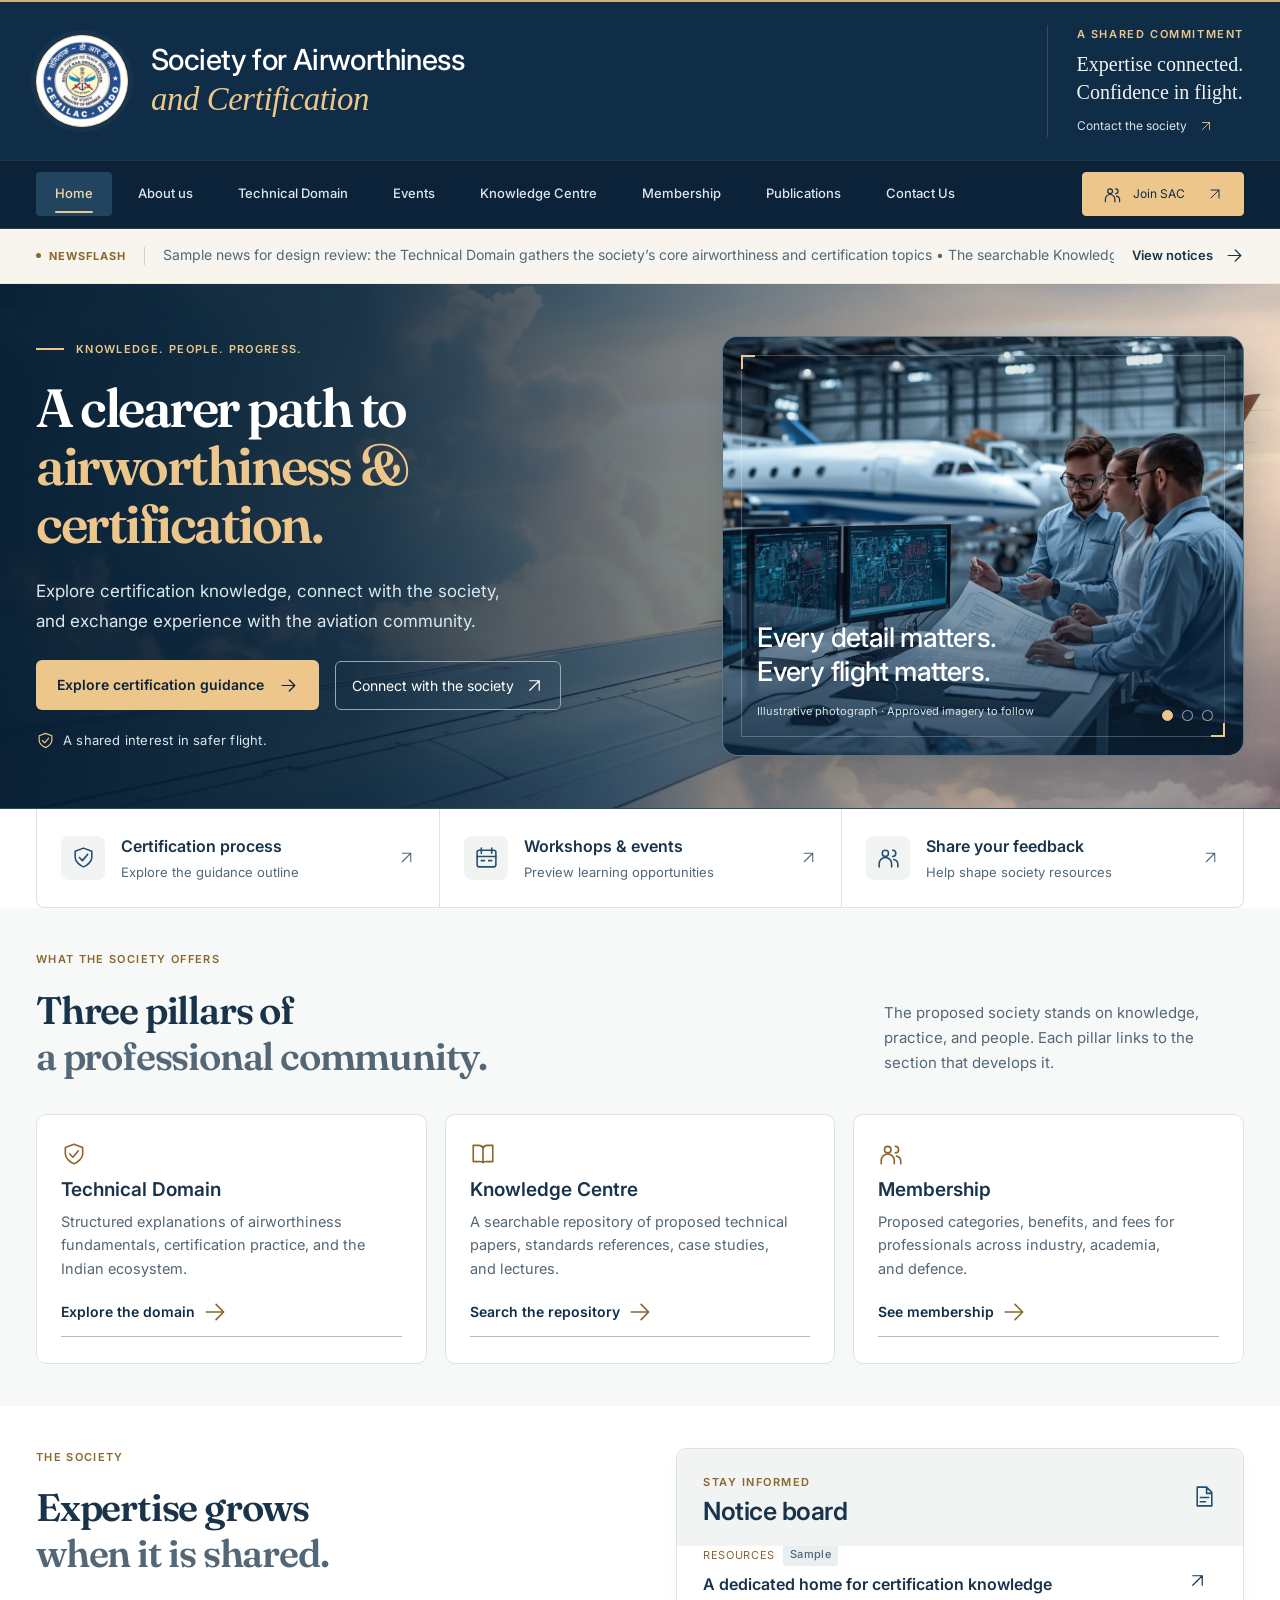
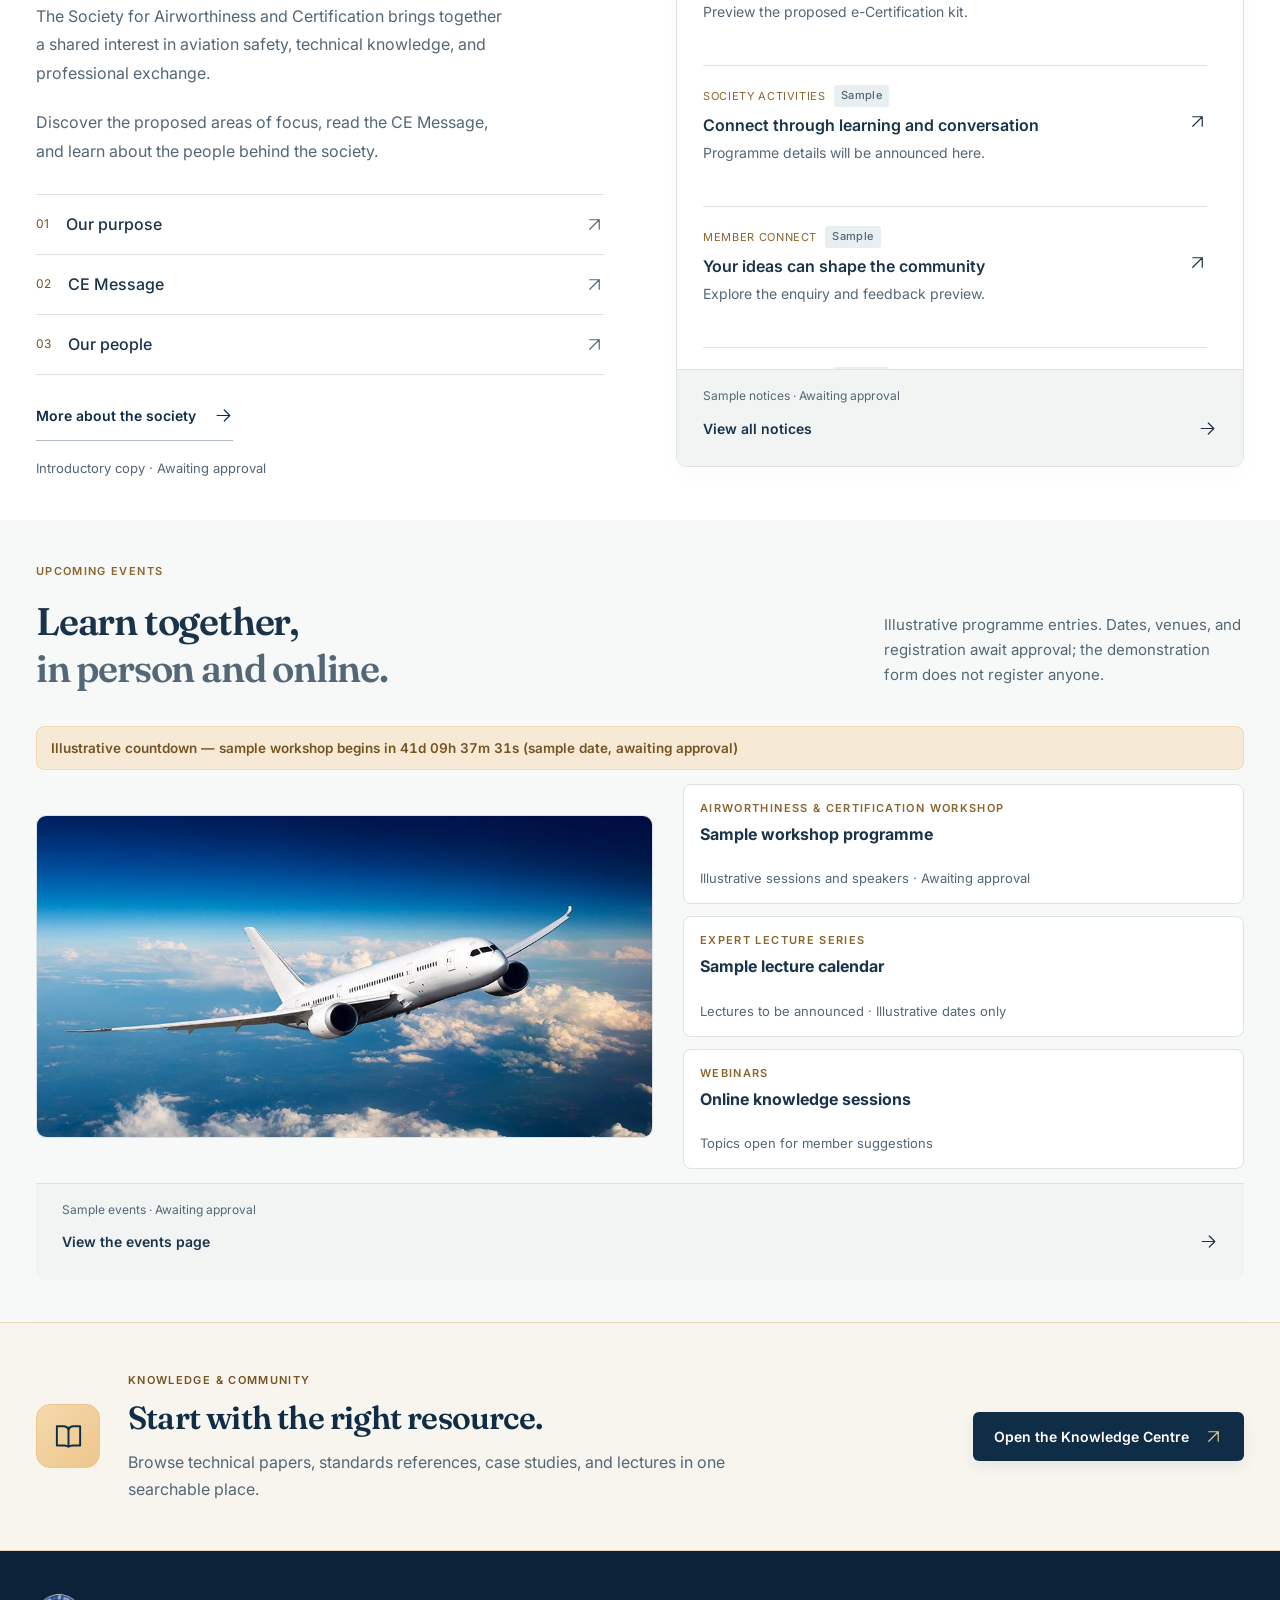
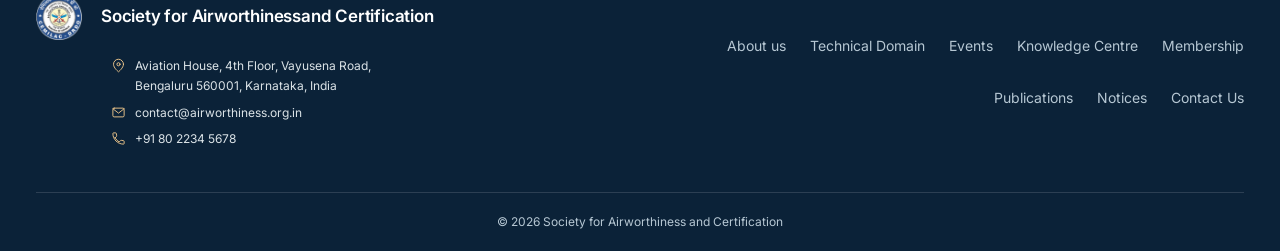
<file: multipage/index.html>
<!DOCTYPE html>
<html lang="en">
<head>
<meta charset="UTF-8">
<meta name="viewport" content="width=device-width, initial-scale=1">
<meta name="description" content="A responsive homepage for the Society for Airworthiness and Certification, with society information, notices, and links to dedicated pages.">
<meta name="theme-color" content="#102d47">
<title>Home | Society for Airworthiness and Certification</title>
<meta property="og:title" content="Home | Society for Airworthiness and Certification">
<meta property="og:description" content="A responsive homepage for the Society for Airworthiness and Certification, with society information, notices, and links to dedicated pages.">
<meta property="og:type" content="website">
<meta property="og:image" content="assets/images/cemilac_logo.png">
<meta name="twitter:card" content="summary">
<link rel="icon" type="image/svg+xml" href="assets/images/favicon.svg">
<link rel="icon" href="assets/images/cemilac_logo.png" type="image/png" sizes="any">
<link rel="apple-touch-icon" href="assets/images/cemilac_logo.png">
<link rel="manifest" href="site.webmanifest">
<link rel="preconnect" href="https://fonts.googleapis.com">
<link rel="preconnect" href="https://fonts.gstatic.com" crossorigin>
<link rel="stylesheet" href="https://fonts.googleapis.com/css2?family=Fraunces:ital,opsz,wght@0,9..144,400..700;1,9..144,400..700&family=Inter:wght@400;500;600;700&display=swap">
<link rel="stylesheet" href="assets/css/styles.css">
<link rel="stylesheet" href="assets/css/theme.css">
<script src="assets/js/site.js" defer></script>
</head>
<body class="home-page">
<svg class="icon-definitions" xmlns="http://www.w3.org/2000/svg" aria-hidden="true">
<defs>
<symbol id="arrow" viewBox="0 0 24 24">
<path d="M4 12h15M13 5l7 7-7 7"/>
</symbol>
<symbol id="arrow-up" viewBox="0 0 24 24">
<path d="M6 18 18 6M6 6h12v12"/>
</symbol>
<symbol id="book" viewBox="0 0 24 24">
<path d="M12 5v15M3 4h5a4 4 0 0 1 4 3 4 4 0 0 1 4-3h5v15h-5a5 5 0 0 0-4 1 5 5 0 0 0-4-1H3Z"/>
</symbol>
<symbol id="shield" viewBox="0 0 24 24">
<path d="m12 3 8 3v6c0 4-5 8-8 9-3-1-8-5-8-9V6Z"/>
<path d="m8 12 3 3 5-6"/>
</symbol>
<symbol id="people" viewBox="0 0 24 24">
<circle cx="9" cy="8" r="3"/>
<path d="M3 21v-3a6 6 0 0 1 12 0v3M16 5a3 3 0 0 1 0 6M17 14a5 5 0 0 1 4 5v2"/>
</symbol>
<symbol id="document" viewBox="0 0 24 24">
<path d="M14 3H5v18h14V8ZM14 3v6h5M8 13h8M8 17h5"/>
</symbol>
<symbol id="calendar" viewBox="0 0 24 24">
<rect x="3" y="5" width="18" height="16" rx="2"/>
<path d="M7 3v5M17 3v5M3 11h18M7 15h3M14 15h3"/>
</symbol>
<symbol id="mail" viewBox="0 0 24 24">
<rect x="3" y="5" width="18" height="14" rx="2"/>
<path d="m3 6 9 7 9-7"/>
</symbol>
<symbol id="pin" viewBox="0 0 24 24">
<path d="M20 10c0 6-8 12-8 12S4 16 4 10a8 8 0 1 1 16 0Z"/>
<circle cx="12" cy="10" r="2.5"/>
</symbol>
<symbol id="search" viewBox="0 0 24 24">
<circle cx="10.5" cy="10.5" r="6.5"/>
<path d="m16 16 5 5"/>
</symbol>
<symbol id="flight" viewBox="0 0 24 24">
<path d="m3 15 7-3V5c0-3 4-3 4 0v7l7 3v3l-7-2v4l2 1v1l-4-1-4 1v-1l2-1v-4l-7 2Z"/>
</symbol>
</defs>
</svg>
<a class="skip-link" href="#main">Skip to content</a>
<header class="site-header" id="page-top">
<div class="page-width masthead">
<a class="brand" href="index.html" aria-label="Society for Airworthiness and Certification home">
<span class="brand-seal"><img src="assets/images/cemilac_logo.png" width="80" height="80" alt="CEMILAC logo"></span>
<span class="brand-lockup"><span class="brand-name">Society for Airworthiness<span>and Certification</span>
</span></span>
</a>
<div class="brand-note"><span class="small-caps">A shared commitment</span><p class="brand-promise">Expertise connected.<br>Confidence in flight.</p><a class="header-contact" href="pages/contact.html">Contact the society<svg class="icon small" aria-hidden="true"><use href="#arrow-up"/></svg></a></div>
<button class="menu-toggle" type="button" aria-controls="main-navigation" aria-expanded="false" aria-label="Open navigation menu">
<span class="hamburger">
<span>
</span>
<span>
</span>
<span>
</span>
</span>
<span class="menu-label">Menu</span>
</button>
</div>
<div class="navigation-bar">
<nav class="page-width main-navigation" id="main-navigation" aria-label="Main navigation">
<a href="index.html" class="nav-link active" aria-current="page">Home</a>
<a href="pages/about.html" class="nav-link">About us</a>
<a href="pages/e-certification-kit.html" class="nav-link">Technical Domain</a>
<a href="pages/events.html" class="nav-link">Events</a>
<a href="pages/knowledge-centre.html" class="nav-link">Knowledge Centre</a>
<a href="pages/membership.html" class="nav-link">Membership</a>
<a href="pages/publications.html" class="nav-link">Publications</a>
<a href="pages/contact.html" class="nav-link">Contact Us</a>
<a href="pages/membership.html#join" class="nav-kit">
<svg class="icon">
<use href="#people"/>
</svg>Join SAC<svg class="icon small">
<use href="#arrow-up"/>
</svg>
</a>
</nav>
</div>
</header>
<div class="news-bar">
<div class="page-width news-inner">
<span class="news-label">
<span class="status-dot">
</span>Newsflash</span>
<p id="news-text">Sample news for design review: the Technical Domain gathers the society&rsquo;s core airworthiness and certification topics &bull; The searchable Knowledge Centre shows eight sample repository outlines &bull; Proposed membership categories, benefits, and fees are open for discussion &bull; Newsletter, annual report, and proceedings pages are being designed &bull; All announcements are samples awaiting approval</p>
<a href="pages/notices.html" aria-label="View all society notices">
<span>View notices</span>
<svg class="icon small">
<use href="#arrow"/>
</svg>
</a>
</div>
</div>
<main id="main">
<section class="hero" aria-labelledby="hero-title">
<img class="hero-photo" src="assets/images/aviation-hero.jpg" width="2000" height="1328" alt="An aircraft wing above the clouds at sunset, used as an illustrative aviation photograph" fetchpriority="high">
<div class="hero-shade"></div>
<div class="page-width hero-inner">
<div class="hero-copy">
<p class="eyebrow"><span></span>Knowledge. People. Progress.</p>
<h1 id="hero-title">A clearer path to<br><em>airworthiness &amp;<br>certification.</em></h1>
<p class="hero-description">Explore certification knowledge, connect with the society, and exchange experience with the aviation community.</p>
<div class="button-row">
<a href="pages/e-certification-kit.html" class="button button-gold">Explore certification guidance<svg class="icon small" aria-hidden="true">
<use href="#arrow"/>
</svg>
</a>
<a href="pages/contact.html" class="hero-text-link">Connect with the society<svg class="icon small" aria-hidden="true">
<use href="#arrow-up"/>
</svg>
</a>
</div>
<p class="hero-footnote"><svg class="icon small" aria-hidden="true"><use href="#shield"/></svg>A shared interest in safer flight.</p>
</div>
<figure class="hero-visual">
<div class="hero-slideshow">
<img class="hero-photo is-active" src="assets/images/note/about-engineers.jpg" width="1600" height="912" alt="Engineers reviewing aircraft schematics and digital design models in an assembly hangar, used as an illustrative aviation photograph" fetchpriority="high">
<img class="hero-photo" src="assets/images/hero-slide-2.svg" width="2000" height="1328" alt="Illustration of engineers reviewing an aircraft schematic on an easel inside an assembly hangar at dusk">
<img class="hero-photo" src="assets/images/hero-slide-3.svg" width="2000" height="1328" alt="Illustration of a technician with a tablet inspecting a turbofan engine with measurement callouts and a checklist">
</div>
<div class="visual-grid" aria-hidden="true"></div>
<figcaption><span class="visual-caption-title">Every detail matters.<br>Every flight matters.</span><span>Illustrative photograph · Approved imagery to follow</span></figcaption>
<div class="slideshow-dots" aria-label="Hero image slideshow"></div>
</figure>
</div>
</section>
<div class="page-width pathways" aria-label="Explore the society">
<a href="pages/e-certification-kit.html?category=process">
<span class="path-icon">
<svg class="icon">
<use href="#shield"/>
</svg>
</span>
<span>
<strong>Certification process</strong>
<span>Explore the guidance outline</span>
</span>
<svg class="icon small path-arrow">
<use href="#arrow-up"/>
</svg>
</a>
<a href="pages/events.html">
<span class="path-icon">
<svg class="icon">
<use href="#calendar"/>
</svg>
</span>
<span>
<strong>Workshops &amp; events</strong>
<span>Preview learning opportunities</span>
</span>
<svg class="icon small path-arrow">
<use href="#arrow-up"/>
</svg>
</a>
<a href="pages/contact.html?topic=feedback">
<span class="path-icon">
<svg class="icon">
<use href="#people"/>
</svg>
</span>
<span>
<strong>Share your feedback</strong>
<span>Help shape society resources</span>
</span>
<svg class="icon small path-arrow">
<use href="#arrow-up"/>
</svg>
</a>
</div>
<section class="section page-width home-pillars" aria-labelledby="pillars-title">
<div class="section-heading">
<div>
<p class="eyebrow">What the society offers</p>
<h2 id="pillars-title">Three pillars of<br><span class="text-muted">a professional community.</span></h2>
</div>
<p>The proposed society stands on knowledge, practice, and people. Each pillar links to the section that develops it.</p>
</div>
<div class="home-pillars-grid">
<a class="home-pillar" href="pages/e-certification-kit.html">
<svg class="icon" aria-hidden="true"><use href="#shield"/></svg>
<h3>Technical Domain</h3>
<p>Structured explanations of airworthiness fundamentals, certification practice, and the Indian ecosystem.</p>
<span class="text-link">Explore the domain<svg class="icon small" aria-hidden="true"><use href="#arrow"/></svg></span>
</a>
<a class="home-pillar" href="pages/knowledge-centre.html">
<svg class="icon" aria-hidden="true"><use href="#book"/></svg>
<h3>Knowledge Centre</h3>
<p>A searchable repository of proposed technical papers, standards references, case studies, and lectures.</p>
<span class="text-link">Search the repository<svg class="icon small" aria-hidden="true"><use href="#arrow"/></svg></span>
</a>
<a class="home-pillar" href="pages/membership.html">
<svg class="icon" aria-hidden="true"><use href="#people"/></svg>
<h3>Membership</h3>
<p>Proposed categories, benefits, and fees for professionals across industry, academia, and defence.</p>
<span class="text-link">See membership<svg class="icon small" aria-hidden="true"><use href="#arrow"/></svg></span>
</a>
</div>
</section>
<section class="section page-width about-grid home-summary" id="about" aria-labelledby="about-title">
<div class="about-copy">
<p class="eyebrow">The society</p>
<h2 id="about-title">Expertise grows<br>
<span class="text-muted">when it is shared.</span>
</h2>
<p>The Society for Airworthiness and Certification brings together a shared interest in aviation safety, technical knowledge, and professional exchange.</p>
<p>Discover the proposed areas of focus, read the CE Message, and learn about the people behind the society.</p>
<div class="society-principles" aria-label="Explore society information">
<a href="pages/about.html"><span>01</span><strong>Our purpose</strong><svg class="icon small" aria-hidden="true"><use href="#arrow-up"/></svg></a>
<a href="pages/about.html#ce-message"><span>02</span><strong>CE Message</strong><svg class="icon small" aria-hidden="true"><use href="#arrow-up"/></svg></a>
<a href="pages/about.html#office-bearers"><span>03</span><strong>Our people</strong><svg class="icon small" aria-hidden="true"><use href="#arrow-up"/></svg></a>
</div>
<a href="pages/about.html" class="text-link">More about the society<svg class="icon small">
<use href="#arrow"/>
</svg>
</a>
<span class="content-note">Introductory copy · Awaiting approval</span>
</div>
<aside class="notice-board" id="notices" aria-labelledby="notices-title">
<div class="notice-heading">
<div>
<p class="eyebrow">Stay informed</p>
<h3 id="notices-title">Notice board</h3>
</div>
<span class="notice-mark">
<svg class="icon">
<use href="#document"/>
</svg>
</span>
</div>
<div class="notice-list">
        <a href="pages/e-certification-kit.html">
          <span class="notice-category">Resources <span class="sample-tag">Sample</span></span>
          <strong>A dedicated home for certification knowledge</strong>
          <span>Preview the proposed e-Certification kit.</span>
          <svg class="icon small" aria-hidden="true"><use href="#arrow-up"/></svg>
        </a>
        <a href="pages/events.html">
          <span class="notice-category">Society activities <span class="sample-tag">Sample</span></span>
          <strong>Connect through learning and conversation</strong>
          <span>Programme details will be announced here.</span>
          <svg class="icon small" aria-hidden="true"><use href="#arrow-up"/></svg>
        </a>
        <a href="pages/contact.html">
          <span class="notice-category">Member connect <span class="sample-tag">Sample</span></span>
          <strong>Your ideas can shape the community</strong>
          <span>Explore the enquiry and feedback preview.</span>
          <svg class="icon small" aria-hidden="true"><use href="#arrow-up"/></svg>
        </a>
        <a href="pages/e-certification-kit.html">
          <span class="notice-category">Document library <span class="sample-tag">Sample</span></span>
          <strong>Explore guidance and reference categories</strong>
          <span>Sample library structure; approved documents will be added later.</span>
          <svg class="icon small" aria-hidden="true"><use href="#arrow-up"/></svg>
        </a>
        <a href="pages/events.html">
          <span class="notice-category">Workshop preview <span class="sample-tag">Sample</span></span>
          <strong>Airworthiness and certification workshop</strong>
          <span>Illustrative programme only; dates, speakers, and registration await approval.</span>
          <svg class="icon small" aria-hidden="true"><use href="#arrow-up"/></svg>
        </a>
        <a href="pages/about.html#ce-message">
          <span class="notice-category">Leadership message <span class="sample-tag">Sample</span></span>
          <strong>A shared vision for the society</strong>
          <span>Read the placeholder CE Message. Approved text will follow.</span>
          <svg class="icon small" aria-hidden="true"><use href="#arrow-up"/></svg>
        </a>
        <a href="pages/contact.html?topic=feedback">
          <span class="notice-category">Resource feedback <span class="sample-tag">Sample</span></span>
          <strong>Help shape the e-Certification kit</strong>
          <span>Suggest topics or share feedback through the demonstration form.</span>
          <svg class="icon small" aria-hidden="true"><use href="#arrow-up"/></svg>
        </a>
      </div>
<div class="board-footer"><p class="board-note">Sample notices · Awaiting approval</p><a href="pages/notices.html">View all notices<svg class="icon small" aria-hidden="true"><use href="#arrow"/></svg></a></div>
</aside>
</section>
<section class="section page-width home-events" aria-labelledby="events-title">
<div class="section-heading">
<div>
<p class="eyebrow">Upcoming events</p>
<h2 id="events-title">Learn together,<br><span class="text-muted">in person and online.</span></h2>
</div>
<p>Illustrative programme entries. Dates, venues, and registration await approval; the demonstration form does not register anyone.</p>
</div>
<p class="event-countdown" id="event-countdown">Workshop dates to be announced &mdash; illustrative samples await approval</p>
<div class="home-events-grid">
<img src="assets/images/note/home-events.jpg" width="956" height="500" alt="An audience of aviation professionals at a conference session, used as illustrative imagery" loading="lazy" decoding="async">
<ul class="event-quick-list">
<li><span class="small-caps">Airworthiness &amp; certification workshop</span><strong>Sample workshop programme</strong><span class="content-note">Illustrative sessions and speakers · Awaiting approval</span></li>
<li><span class="small-caps">Expert lecture series</span><strong>Sample lecture calendar</strong><span class="content-note">Lectures to be announced · Illustrative dates only</span></li>
<li><span class="small-caps">Webinars</span><strong>Online knowledge sessions</strong><span class="content-note">Topics open for member suggestions</span></li>
</ul>
</div>
<div class="board-footer"><p class="board-note">Sample events · Awaiting approval</p><a href="pages/events.html">View the events page<svg class="icon small" aria-hidden="true"><use href="#arrow"/></svg></a></div>
</section>
<section class="home-callout" aria-labelledby="home-kit-title">
<div class="page-width callout-inner">
<span class="callout-icon" aria-hidden="true"><svg class="icon"><use href="#book"/></svg></span>
<div class="callout-copy">
<p class="eyebrow">Knowledge &amp; community</p>
<h2 id="home-kit-title">Start with the right resource.</h2>
<p>Browse technical papers, standards references, case studies, and lectures in one searchable place.</p>
</div>
<a class="button button-navy" href="pages/knowledge-centre.html">Open the Knowledge Centre<svg class="icon small" aria-hidden="true">
<use href="#arrow-up"/>
</svg>
</a>
</div>
</section>
</main>
<footer class="site-footer">
<div class="page-width footer-main">
<div>
<a class="brand footer-brand" href="index.html">
<img src="assets/images/cemilac_logo.png" width="60" height="60" alt="CEMILAC logo" decoding="async">
<span class="brand-name">Society for Airworthiness<span>and Certification</span>
</span>
</a>
<ul class="footer-contact">
<li><svg class="icon" aria-hidden="true"><use href="#pin"/></svg><span>Aviation House, 4th Floor, Vayusena Road,<br>Bengaluru 560001, Karnataka, India</span></li>
<li><svg class="icon" aria-hidden="true"><use href="#mail"/></svg><a href="mailto:contact@airworthiness.org.in">contact@airworthiness.org.in</a></li>
<li><svg class="icon" viewBox="0 0 24 24" aria-hidden="true"><path d="M6.62 10.79c1.44 2.83 3.76 5.14 6.59 6.59l2.2-2.2c.27-.27.67-.36 1.02-.24 1.12.37 2.33.57 3.57.57.55 0 1 .45 1 1V20c0 .55-.45 1-1 1-9.39 0-17-7.61-17-17 0-.55.45-1 1-1h3.5c.55 0 1 .45 1 1 0 1.25.2 2.45.57 3.57.11.35.03.74-.24 1.02l-2.2 2.2Z"/></svg><a href="tel:+918022345678">+91 80 2234 5678</a></li>
</ul>
</div>
<nav aria-label="Footer navigation">
<a href="pages/about.html">About us</a>
<a href="pages/e-certification-kit.html">Technical Domain</a>
<a href="pages/events.html">Events</a>
<a href="pages/knowledge-centre.html">Knowledge Centre</a>
<a href="pages/membership.html">Membership</a>
<a href="pages/publications.html">Publications</a>
<a href="pages/notices.html">Notices</a>
<a href="pages/contact.html">Contact Us</a>
</nav>
</div>
<div class="page-width footer-bottom">
<span>© <span id="copyright-year">2026</span> Society for Airworthiness and Certification</span>
</div>
</footer>
<noscript>
<div class="noscript-note">All pages and navigation work without JavaScript. Resource filtering and programme previews need JavaScript. The demonstration form remains disabled.</div>
</noscript>
</body>
</html>
</file>
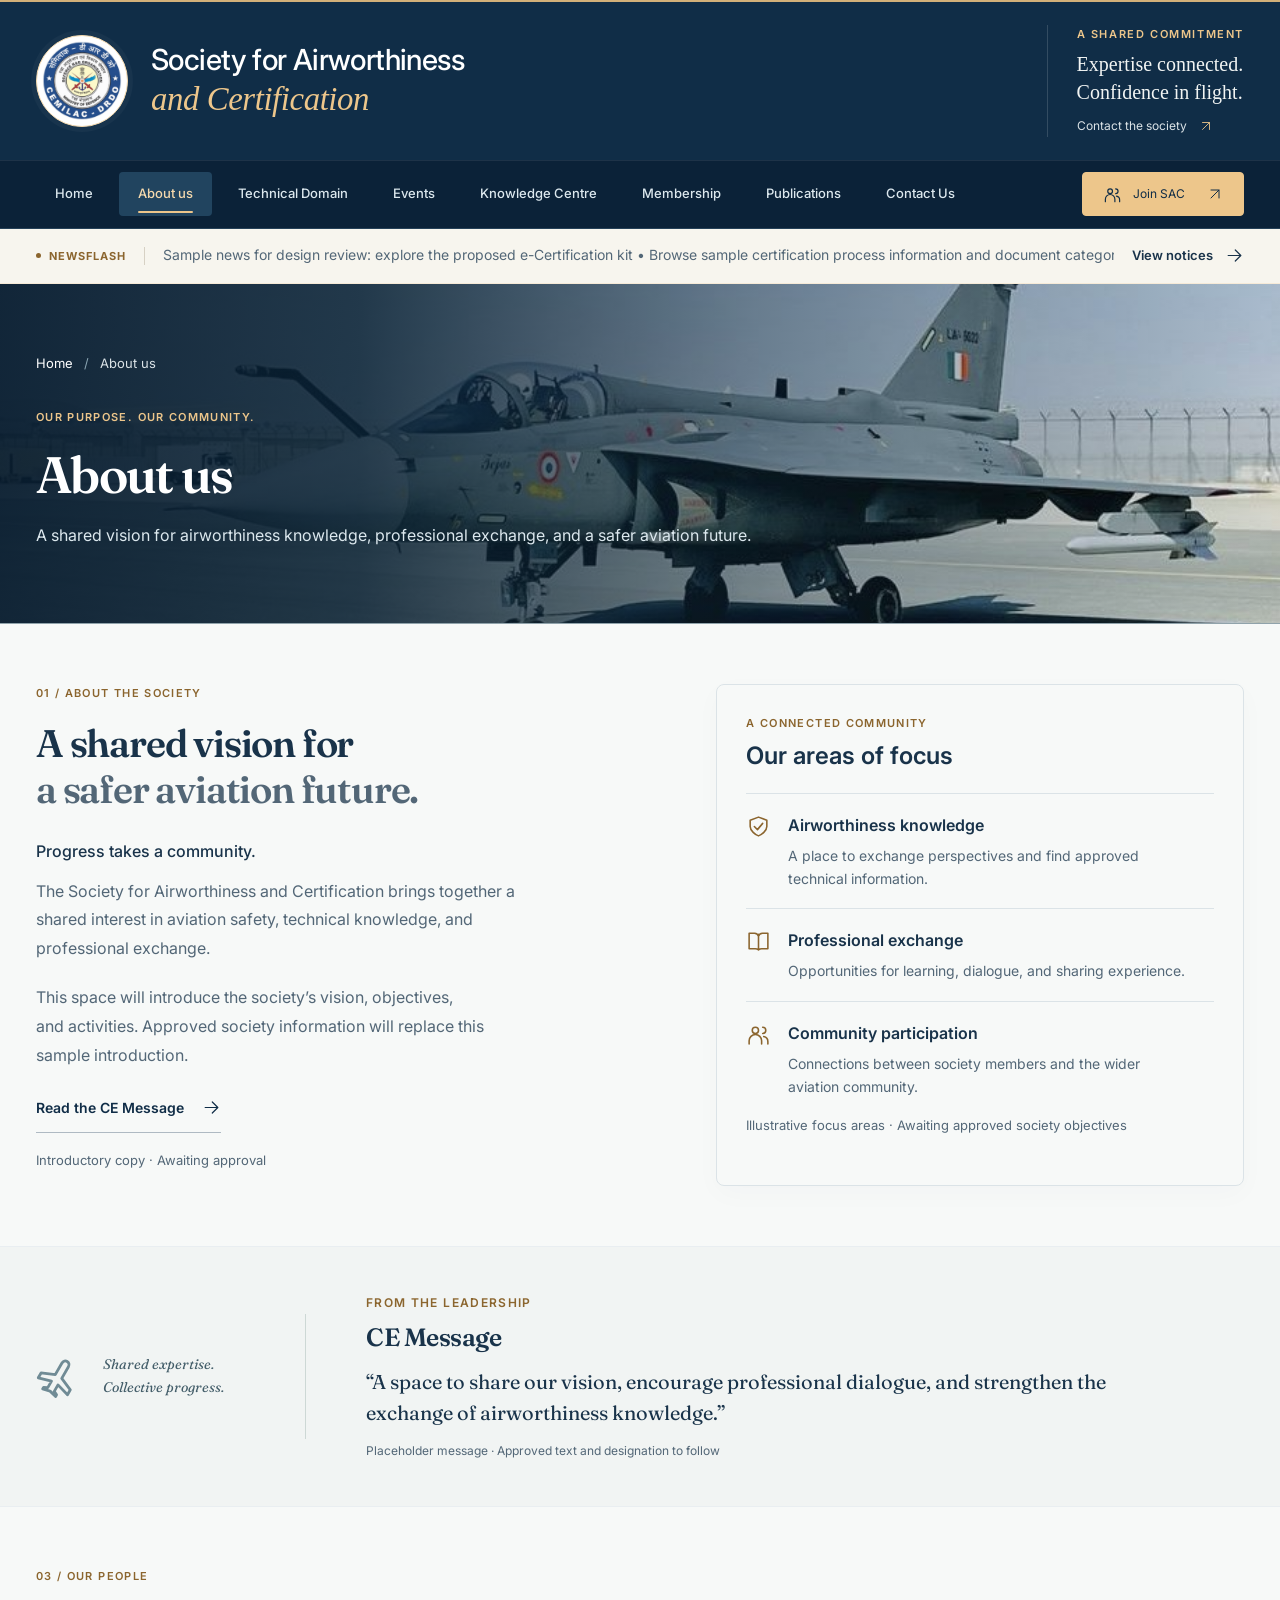
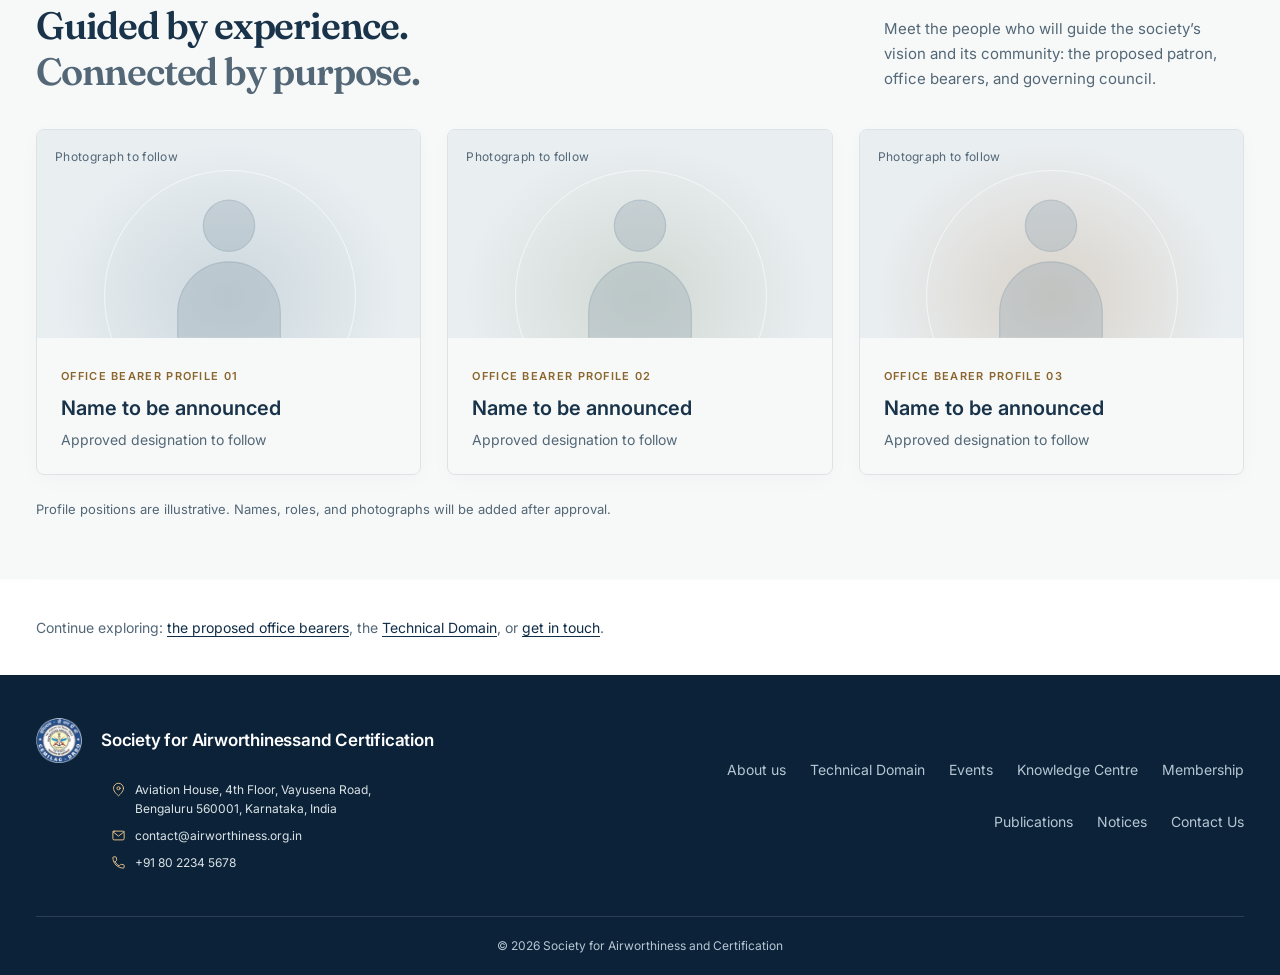
<file: multipage/pages/about.html>
<!DOCTYPE html>
<html lang="en">
<head>
<meta charset="UTF-8">
<meta name="viewport" content="width=device-width, initial-scale=1">
<meta name="description" content="Learn about the Society for Airworthiness and Certification, its proposed focus areas, and the CE Message.">
<meta name="theme-color" content="#102d47">
<title>About us | Society for Airworthiness and Certification</title>
<meta property="og:title" content="About us | Society for Airworthiness and Certification">
<meta property="og:description" content="Learn about the Society for Airworthiness and Certification, its proposed focus areas, and the CE Message.">
<meta property="og:type" content="website">
<meta property="og:image" content="../assets/images/cemilac_logo.png">
<meta name="twitter:card" content="summary">
<link rel="icon" type="image/svg+xml" href="../assets/images/favicon.svg">
<link rel="icon" href="../assets/images/cemilac_logo.png" type="image/png" sizes="any">
<link rel="apple-touch-icon" href="../assets/images/cemilac_logo.png">
<link rel="manifest" href="../site.webmanifest">
<link rel="preconnect" href="https://fonts.googleapis.com">
<link rel="preconnect" href="https://fonts.gstatic.com" crossorigin>
<link rel="stylesheet" href="https://fonts.googleapis.com/css2?family=Fraunces:ital,opsz,wght@0,9..144,400..700;1,9..144,400..700&family=Inter:wght@400;500;600;700&display=swap">
<link rel="stylesheet" href="../assets/css/styles.css">
<link rel="stylesheet" href="../assets/css/theme.css">
<script src="../assets/js/site.js" defer></script>
</head>
<body class="inner-page">
<svg class="icon-definitions" xmlns="http://www.w3.org/2000/svg" aria-hidden="true">
<defs>
<symbol id="arrow" viewBox="0 0 24 24">
<path d="M4 12h15M13 5l7 7-7 7"/>
</symbol>
<symbol id="arrow-up" viewBox="0 0 24 24">
<path d="M6 18 18 6M6 6h12v12"/>
</symbol>
<symbol id="book" viewBox="0 0 24 24">
<path d="M12 5v15M3 4h5a4 4 0 0 1 4 3 4 4 0 0 1 4-3h5v15h-5a5 5 0 0 0-4 1 5 5 0 0 0-4-1H3Z"/>
</symbol>
<symbol id="shield" viewBox="0 0 24 24">
<path d="m12 3 8 3v6c0 4-5 8-8 9-3-1-8-5-8-9V6Z"/>
<path d="m8 12 3 3 5-6"/>
</symbol>
<symbol id="people" viewBox="0 0 24 24">
<circle cx="9" cy="8" r="3"/>
<path d="M3 21v-3a6 6 0 0 1 12 0v3M16 5a3 3 0 0 1 0 6M17 14a5 5 0 0 1 4 5v2"/>
</symbol>
<symbol id="document" viewBox="0 0 24 24">
<path d="M14 3H5v18h14V8ZM14 3v6h5M8 13h8M8 17h5"/>
</symbol>
<symbol id="calendar" viewBox="0 0 24 24">
<rect x="3" y="5" width="18" height="16" rx="2"/>
<path d="M7 3v5M17 3v5M3 11h18M7 15h3M14 15h3"/>
</symbol>
<symbol id="mail" viewBox="0 0 24 24">
<rect x="3" y="5" width="18" height="14" rx="2"/>
<path d="m3 6 9 7 9-7"/>
</symbol>
<symbol id="pin" viewBox="0 0 24 24">
<path d="M20 10c0 6-8 12-8 12S4 16 4 10a8 8 0 1 1 16 0Z"/>
<circle cx="12" cy="10" r="2.5"/>
</symbol>
<symbol id="search" viewBox="0 0 24 24">
<circle cx="10.5" cy="10.5" r="6.5"/>
<path d="m16 16 5 5"/>
</symbol>
<symbol id="flight" viewBox="0 0 24 24">
<path d="m3 15 7-3V5c0-3 4-3 4 0v7l7 3v3l-7-2v4l2 1v1l-4-1-4 1v-1l2-1v-4l-7 2Z"/>
</symbol>
</defs>
</svg>
<a class="skip-link" href="#main">Skip to content</a>
<header class="site-header" id="page-top">
<div class="page-width masthead">
<a class="brand" href="../index.html" aria-label="Society for Airworthiness and Certification home">
<span class="brand-seal"><img src="../assets/images/cemilac_logo.png" width="80" height="80" alt="CEMILAC logo"></span>
<span class="brand-lockup"><span class="brand-name">Society for Airworthiness<span>and Certification</span>
</span></span>
</a>
<div class="brand-note"><span class="small-caps">A shared commitment</span><p class="brand-promise">Expertise connected.<br>Confidence in flight.</p><a class="header-contact" href="contact.html">Contact the society<svg class="icon small" aria-hidden="true"><use href="#arrow-up"/></svg></a></div>
<button class="menu-toggle" type="button" aria-controls="main-navigation" aria-expanded="false" aria-label="Open navigation menu">
<span class="hamburger">
<span>
</span>
<span>
</span>
<span>
</span>
</span>
<span class="menu-label">Menu</span>
</button>
</div>
<div class="navigation-bar">
<nav class="page-width main-navigation" id="main-navigation" aria-label="Main navigation">
<a href="../index.html" class="nav-link">Home</a>
<a href="about.html" class="nav-link active" aria-current="page">About us</a>
<a href="e-certification-kit.html" class="nav-link">Technical Domain</a>
<a href="events.html" class="nav-link">Events</a>
<a href="knowledge-centre.html" class="nav-link">Knowledge Centre</a>
<a href="membership.html" class="nav-link">Membership</a>
<a href="publications.html" class="nav-link">Publications</a>
<a href="contact.html" class="nav-link">Contact Us</a>
<a href="membership.html#join" class="nav-kit">
<svg class="icon">
<use href="#people"/>
</svg>Join SAC<svg class="icon small">
<use href="#arrow-up"/>
</svg>
</a>
</nav>
</div>
</header>
<div class="news-bar">
<div class="page-width news-inner">
<span class="news-label">
<span class="status-dot">
</span>Newsflash</span>
<p id="news-text">Sample news for design review: explore the proposed e-Certification kit &bull; Browse sample certification process information and document categories &bull; View illustrative workshop and technical-session programmes &bull; Read the placeholder CE Message and meet the proposed dignitary profiles &bull; Share ideas for future resources through the enquiry and feedback preview &bull; All announcements and programme details are samples awaiting approval</p>
<a href="notices.html" aria-label="View all society notices">
<span>View notices</span>
<svg class="icon small">
<use href="#arrow"/>
</svg>
</a>
</div>
</div>
<main id="main">
<section class="page-intro page-hero" aria-labelledby="page-title">
<img class="hero-photo" src="../assets/images/about-us.jpg" width="1600" height="767" alt="HAL Tejas light combat aircraft climbing after take-off, used as illustrative imagery" fetchpriority="high">
<div class="hero-shade"></div>
<div class="page-width">
<nav class="breadcrumb" aria-label="Breadcrumb">
<a href="../index.html">Home</a>
<span aria-hidden="true">/</span>
<span aria-current="page">About us</span>
</nav>
<p class="eyebrow">Our purpose. Our community.</p>
<h1 id="page-title">About us</h1>
<p>A shared vision for airworthiness knowledge, professional exchange, and a safer aviation future.</p>
</div>
</section>
<section class="section page-width about-grid" id="about" aria-labelledby="about-title">
<div class="about-copy">
<p class="eyebrow">01 / About the society</p>
<h2 id="about-title">A shared vision for<br>
<span class="text-muted">a safer aviation future.</span>
</h2>
<p class="lead">Progress takes a community.</p>
<p>The Society for Airworthiness and Certification brings together a shared interest in aviation safety, technical knowledge, and professional exchange.</p>
<p>This space will introduce the society’s vision, objectives, and activities. Approved society information will replace this sample introduction.</p>
<a href="#ce-message" class="text-link">Read the CE Message<svg class="icon small">
<use href="#arrow"/>
</svg>
</a>
<span class="content-note">Introductory copy · Awaiting approval</span>
</div>
<aside class="focus-panel" aria-labelledby="focus-title">
<p class="eyebrow">A connected community</p>
<h3 id="focus-title">Our areas of focus</h3>
<div class="focus-item">
<svg class="icon">
<use href="#shield"/>
</svg>
<div>
<strong>Airworthiness knowledge</strong>
<p>A place to exchange perspectives and find approved technical information.</p>
</div>
</div>
<div class="focus-item">
<svg class="icon">
<use href="#book"/>
</svg>
<div>
<strong>Professional exchange</strong>
<p>Opportunities for learning, dialogue, and sharing experience.</p>
</div>
</div>
<div class="focus-item">
<svg class="icon">
<use href="#people"/>
</svg>
<div>
<strong>Community participation</strong>
<p>Connections between society members and the wider aviation community.</p>
</div>
</div>
<p class="content-note">Illustrative focus areas · Awaiting approved society objectives</p>
</aside>
</section>
<section class="message-section" id="ce-message" aria-labelledby="message-title">
<div class="page-width message-inner">
<div class="message-emblem">
<svg class="icon">
<use href="#flight"/>
</svg>
<span>Shared expertise.<br>Collective progress.</span>
</div>
<div>
<p class="eyebrow">From the leadership</p>
<h2 id="message-title">CE Message</h2>
<p>“A space to share our vision, encourage professional dialogue, and strengthen the exchange of airworthiness knowledge.”</p>
<span class="content-note">Placeholder message · Approved text and designation to follow</span>
</div>
</div>
</section>
<section class="section page-width" id="office-bearers" aria-labelledby="people-title">
<div class="section-heading">
<div>
<p class="eyebrow">03 / Our people</p>
<h2 id="people-title">Guided by experience.<br>
<span class="text-muted">Connected by purpose.</span>
</h2>
</div>
<p>Meet the people who will guide the society&rsquo;s vision and its community: the proposed patron, office bearers, and governing council.</p>
</div>
<div class="people-grid">
<article class="person-card">
<div class="portrait-placeholder">
<svg class="portrait-icon" viewBox="0 0 120 140" aria-hidden="true">
<circle cx="60" cy="44" r="22"/>
<path d="M16 140v-21a44 44 0 0 1 88 0v21"/>
</svg>
<span>Photograph to follow</span>
</div>
<div class="person-info">
<span class="small-caps">Office bearer profile 01</span>
<h3>Name to be announced</h3>
<p>Approved designation to follow</p>
</div>
</article>
<article class="person-card">
<div class="portrait-placeholder portrait-two">
<svg class="portrait-icon" viewBox="0 0 120 140" aria-hidden="true">
<circle cx="60" cy="44" r="22"/>
<path d="M16 140v-21a44 44 0 0 1 88 0v21"/>
</svg>
<span>Photograph to follow</span>
</div>
<div class="person-info">
<span class="small-caps">Office bearer profile 02</span>
<h3>Name to be announced</h3>
<p>Approved designation to follow</p>
</div>
</article>
<article class="person-card">
<div class="portrait-placeholder portrait-three">
<svg class="portrait-icon" viewBox="0 0 120 140" aria-hidden="true">
<circle cx="60" cy="44" r="22"/>
<path d="M16 140v-21a44 44 0 0 1 88 0v21"/>
</svg>
<span>Photograph to follow</span>
</div>
<div class="person-info">
<span class="small-caps">Office bearer profile 03</span>
<h3>Name to be announced</h3>
<p>Approved designation to follow</p>
</div>
</article>
</div>
<p class="section-note">Profile positions are illustrative. Names, roles, and photographs will be added after approval.</p>
</section>
<div class="page-width about-followup">
<p>Continue exploring: <a href="#office-bearers">the proposed office bearers</a>, the <a href="e-certification-kit.html">Technical Domain</a>, or <a href="contact.html">get in touch</a>.</p>
</div>
</main>
<footer class="site-footer">
<div class="page-width footer-main">
<div>
<a class="brand footer-brand" href="../index.html">
<img src="../assets/images/cemilac_logo.png" width="60" height="60" alt="CEMILAC logo" decoding="async">
<span class="brand-name">Society for Airworthiness<span>and Certification</span>
</span>
</a>
<ul class="footer-contact">
<li><svg class="icon" aria-hidden="true"><use href="#pin"/></svg><span>Aviation House, 4th Floor, Vayusena Road,<br>Bengaluru 560001, Karnataka, India</span></li>
<li><svg class="icon" aria-hidden="true"><use href="#mail"/></svg><a href="mailto:contact@airworthiness.org.in">contact@airworthiness.org.in</a></li>
<li><svg class="icon" viewBox="0 0 24 24" aria-hidden="true"><path d="M6.62 10.79c1.44 2.83 3.76 5.14 6.59 6.59l2.2-2.2c.27-.27.67-.36 1.02-.24 1.12.37 2.33.57 3.57.57.55 0 1 .45 1 1V20c0 .55-.45 1-1 1-9.39 0-17-7.61-17-17 0-.55.45-1 1-1h3.5c.55 0 1 .45 1 1 0 1.25.2 2.45.57 3.57.11.35.03.74-.24 1.02l-2.2 2.2Z"/></svg><a href="tel:+918022345678">+91 80 2234 5678</a></li>
</ul>
</div>
<nav aria-label="Footer navigation">
<a href="about.html">About us</a>
<a href="e-certification-kit.html">Technical Domain</a>
<a href="events.html">Events</a>
<a href="knowledge-centre.html">Knowledge Centre</a>
<a href="membership.html">Membership</a>
<a href="publications.html">Publications</a>
<a href="notices.html">Notices</a>
<a href="contact.html">Contact Us</a>
</nav>
</div>
<div class="page-width footer-bottom">
<span>© <span id="copyright-year">2026</span> Society for Airworthiness and Certification</span>
</div>
</footer>
<noscript>
<div class="noscript-note">All pages and navigation work without JavaScript. Resource filtering and programme previews need JavaScript. The demonstration form remains disabled.</div>
</noscript>
</body>
</html>
</file>
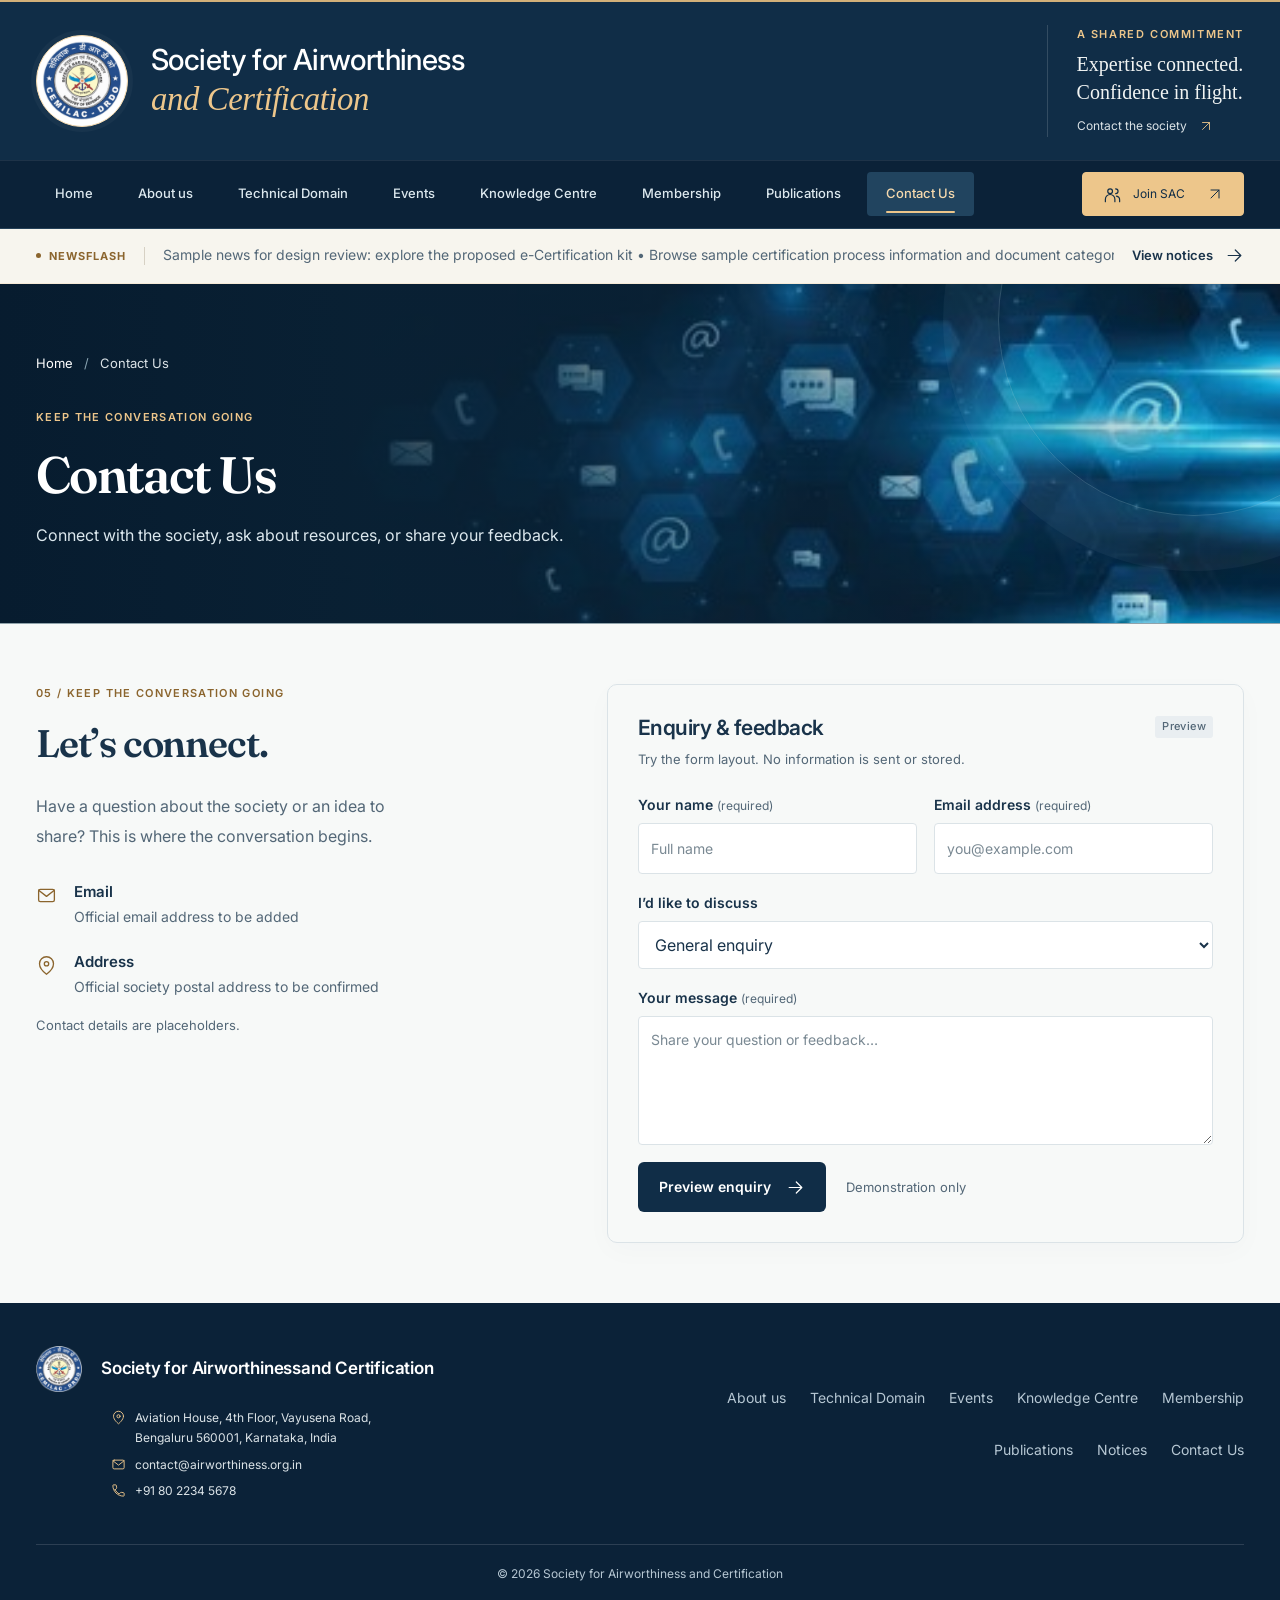
<file: multipage/pages/contact.html>
<!DOCTYPE html>
<html lang="en">
<head>
<meta charset="UTF-8">
<meta name="viewport" content="width=device-width, initial-scale=1">
<meta name="description" content="Contact page prototype for the Society for Airworthiness and Certification, with contact placeholders and a demonstration feedback form.">
<meta name="theme-color" content="#102d47">
<title>Contact Us | Society for Airworthiness and Certification</title>
<meta property="og:title" content="Contact Us | Society for Airworthiness and Certification">
<meta property="og:description" content="Contact page prototype for the Society for Airworthiness and Certification, with contact placeholders and a detailed enquiry form.">
<meta property="og:type" content="website">
<meta property="og:image" content="../assets/images/cemilac_logo.png">
<meta name="twitter:card" content="summary">
<link rel="icon" type="image/svg+xml" href="../assets/images/favicon.svg">
<link rel="icon" href="../assets/images/cemilac_logo.png" type="image/png" sizes="any">
<link rel="apple-touch-icon" href="../assets/images/cemilac_logo.png">
<link rel="manifest" href="../site.webmanifest">
<link rel="preconnect" href="https://fonts.googleapis.com">
<link rel="preconnect" href="https://fonts.gstatic.com" crossorigin>
<link rel="stylesheet" href="https://fonts.googleapis.com/css2?family=Fraunces:ital,opsz,wght@0,9..144,400..700;1,9..144,400..700&family=Inter:wght@400;500;600;700&display=swap">
<link rel="stylesheet" href="../assets/css/styles.css">
<link rel="stylesheet" href="../assets/css/theme.css">
<script src="../assets/js/site.js" defer></script>
</head>
<body class="inner-page">
<svg class="icon-definitions" xmlns="http://www.w3.org/2000/svg" aria-hidden="true">
<defs>
<symbol id="arrow" viewBox="0 0 24 24">
<path d="M4 12h15M13 5l7 7-7 7"/>
</symbol>
<symbol id="arrow-up" viewBox="0 0 24 24">
<path d="M6 18 18 6M6 6h12v12"/>
</symbol>
<symbol id="book" viewBox="0 0 24 24">
<path d="M12 5v15M3 4h5a4 4 0 0 1 4 3 4 4 0 0 1 4-3h5v15h-5a5 5 0 0 0-4 1 5 5 0 0 0-4-1H3Z"/>
</symbol>
<symbol id="shield" viewBox="0 0 24 24">
<path d="m12 3 8 3v6c0 4-5 8-8 9-3-1-8-5-8-9V6Z"/>
<path d="m8 12 3 3 5-6"/>
</symbol>
<symbol id="people" viewBox="0 0 24 24">
<circle cx="9" cy="8" r="3"/>
<path d="M3 21v-3a6 6 0 0 1 12 0v3M16 5a3 3 0 0 1 0 6M17 14a5 5 0 0 1 4 5v2"/>
</symbol>
<symbol id="document" viewBox="0 0 24 24">
<path d="M14 3H5v18h14V8ZM14 3v6h5M8 13h8M8 17h5"/>
</symbol>
<symbol id="calendar" viewBox="0 0 24 24">
<rect x="3" y="5" width="18" height="16" rx="2"/>
<path d="M7 3v5M17 3v5M3 11h18M7 15h3M14 15h3"/>
</symbol>
<symbol id="mail" viewBox="0 0 24 24">
<rect x="3" y="5" width="18" height="14" rx="2"/>
<path d="m3 6 9 7 9-7"/>
</symbol>
<symbol id="pin" viewBox="0 0 24 24">
<path d="M20 10c0 6-8 12-8 12S4 16 4 10a8 8 0 1 1 16 0Z"/>
<circle cx="12" cy="10" r="2.5"/>
</symbol>
<symbol id="search" viewBox="0 0 24 24">
<circle cx="10.5" cy="10.5" r="6.5"/>
<path d="m16 16 5 5"/>
</symbol>
<symbol id="flight" viewBox="0 0 24 24">
<path d="m3 15 7-3V5c0-3 4-3 4 0v7l7 3v3l-7-2v4l2 1v1l-4-1-4 1v-1l2-1v-4l-7 2Z"/>
</symbol>
</defs>
</svg>
<a class="skip-link" href="#main">Skip to content</a>
<header class="site-header" id="page-top">
<div class="page-width masthead">
<a class="brand" href="../index.html" aria-label="Society for Airworthiness and Certification home">
<span class="brand-seal"><img src="../assets/images/cemilac_logo.png" width="80" height="80" alt="CEMILAC logo"></span>
<span class="brand-lockup"><span class="brand-name">Society for Airworthiness<span>and Certification</span>
</span></span>
</a>
<div class="brand-note"><span class="small-caps">A shared commitment</span><p class="brand-promise">Expertise connected.<br>Confidence in flight.</p><a class="header-contact" href="contact.html">Contact the society<svg class="icon small" aria-hidden="true"><use href="#arrow-up"/></svg></a></div>
<button class="menu-toggle" type="button" aria-controls="main-navigation" aria-expanded="false" aria-label="Open navigation menu">
<span class="hamburger">
<span>
</span>
<span>
</span>
<span>
</span>
</span>
<span class="menu-label">Menu</span>
</button>
</div>
<div class="navigation-bar">
<nav class="page-width main-navigation" id="main-navigation" aria-label="Main navigation">
<a href="../index.html" class="nav-link">Home</a>
<a href="about.html" class="nav-link">About us</a>
<a href="e-certification-kit.html" class="nav-link">Technical Domain</a>
<a href="events.html" class="nav-link">Events</a>
<a href="knowledge-centre.html" class="nav-link">Knowledge Centre</a>
<a href="membership.html" class="nav-link">Membership</a>
<a href="publications.html" class="nav-link">Publications</a>
<a href="contact.html" class="nav-link active" aria-current="page">Contact Us</a>
<a href="membership.html#join" class="nav-kit">
<svg class="icon">
<use href="#people"/>
</svg>Join SAC<svg class="icon small">
<use href="#arrow-up"/>
</svg>
</a>
</nav>
</div>
</header>
<div class="news-bar">
<div class="page-width news-inner">
<span class="news-label">
<span class="status-dot">
</span>Newsflash</span>
<p id="news-text">Sample news for design review: explore the proposed e-Certification kit &bull; Browse sample certification process information and document categories &bull; View illustrative workshop and technical-session programmes &bull; Read the placeholder CE Message and meet the proposed dignitary profiles &bull; Share ideas for future resources through the enquiry and feedback preview &bull; All announcements and programme details are samples awaiting approval</p>
<a href="notices.html" aria-label="View all society notices">
<span>View notices</span>
<svg class="icon small">
<use href="#arrow"/>
</svg>
</a>
</div>
</div>
<main id="main">
<section class="page-intro page-hero page-hero-ring" aria-labelledby="page-title">
<img class="hero-photo" src="../assets/images/contact-us.jpg" width="491" height="223" alt="A professional typing on a laptop with glowing communication icons, used as illustrative imagery" fetchpriority="high">
<div class="hero-shade"></div>
<div class="page-width">
<nav class="breadcrumb" aria-label="Breadcrumb">
<a href="../index.html">Home</a>
<span aria-hidden="true">/</span>
<span aria-current="page">Contact Us</span>
</nav>
<p class="eyebrow">Keep the conversation going</p>
<h1 id="page-title">Contact Us</h1>
<p>Connect with the society, ask about resources, or share your feedback.</p>
</div>
</section>
<section class="section page-width contact-grid" id="contact" aria-labelledby="contact-title">
<div>
<p class="eyebrow">05 / Keep the conversation going</p>
<h2 id="contact-title">Let’s connect.</h2>
<p class="contact-intro">Have a question about the society or an idea to share? This is where the conversation begins.</p>
<div class="contact-detail">
<svg class="icon">
<use href="#mail"/>
</svg>
<div>
<h3>Email</h3>
<p>Official email address to be added</p>
</div>
</div>
<div class="contact-detail">
<svg class="icon">
<use href="#pin"/>
</svg>
<div>
<h3>Address</h3>
<p>Official society postal address to be confirmed</p>
</div>
</div>
<span class="content-note">Contact details are placeholders.</span>
</div>
<form class="feedback-form" id="feedback-form">
<div class="form-heading">
<h3>Enquiry &amp; feedback</h3>
<span class="sample-tag">Preview</span>
</div>
<p class="form-note">Try the form layout. No information is sent or stored.</p>
<div class="form-row">
<div>
<label for="full-name">Your name <span>(required)</span>
</label>
<input id="full-name" name="name" autocomplete="name" placeholder="Full name" maxlength="100" required>
</div>
<div>
<label for="email">Email address <span>(required)</span>
</label>
<input id="email" name="email" type="email" autocomplete="email" placeholder="you@example.com" maxlength="254" required>
</div>
</div>
<label for="topic">I’d like to discuss</label>
<select id="topic" name="topic">
<option value="general">General enquiry</option>
<option value="certification">Certification information</option>
<option value="members">Connect with society members</option>
<option value="feedback">Website or resource feedback</option>
</select>
<label for="message">Your message <span>(required)</span>
</label>
<textarea id="message" name="message" rows="4" placeholder="Share your question or feedback…" maxlength="2000" required>
</textarea>
<div class="form-footer">
<button class="button button-navy" type="submit" disabled>Preview enquiry<svg class="icon small">
<use href="#arrow"/>
</svg>
</button>
<span>Demonstration only</span>
</div>
<p id="form-status" class="form-status" role="status" tabindex="-1" hidden>
</p>
</form>
</section>
</main>
<footer class="site-footer">
<div class="page-width footer-main">
<div>
<a class="brand footer-brand" href="../index.html">
<img src="../assets/images/cemilac_logo.png" width="60" height="60" alt="CEMILAC logo" decoding="async">
<span class="brand-name">Society for Airworthiness<span>and Certification</span>
</span>
</a>
<ul class="footer-contact">
<li><svg class="icon" aria-hidden="true"><use href="#pin"/></svg><span>Aviation House, 4th Floor, Vayusena Road,<br>Bengaluru 560001, Karnataka, India</span></li>
<li><svg class="icon" aria-hidden="true"><use href="#mail"/></svg><a href="mailto:contact@airworthiness.org.in">contact@airworthiness.org.in</a></li>
<li><svg class="icon" viewBox="0 0 24 24" aria-hidden="true"><path d="M6.62 10.79c1.44 2.83 3.76 5.14 6.59 6.59l2.2-2.2c.27-.27.67-.36 1.02-.24 1.12.37 2.33.57 3.57.57.55 0 1 .45 1 1V20c0 .55-.45 1-1 1-9.39 0-17-7.61-17-17 0-.55.45-1 1-1h3.5c.55 0 1 .45 1 1 0 1.25.2 2.45.57 3.57.11.35.03.74-.24 1.02l-2.2 2.2Z"/></svg><a href="tel:+918022345678">+91 80 2234 5678</a></li>
</ul>
</div>
<nav aria-label="Footer navigation">
<a href="about.html">About us</a>
<a href="e-certification-kit.html">Technical Domain</a>
<a href="events.html">Events</a>
<a href="knowledge-centre.html">Knowledge Centre</a>
<a href="membership.html">Membership</a>
<a href="publications.html">Publications</a>
<a href="notices.html">Notices</a>
<a href="contact.html">Contact Us</a>
</nav>
</div>
<div class="page-width footer-bottom">
<span>© <span id="copyright-year">2026</span> Society for Airworthiness and Certification</span>
</div>
</footer>
<noscript>
<div class="noscript-note">All pages and navigation work without JavaScript. Resource filtering and programme previews need JavaScript. The demonstration form remains disabled.</div>
</noscript>
</body>
</html>
</file>
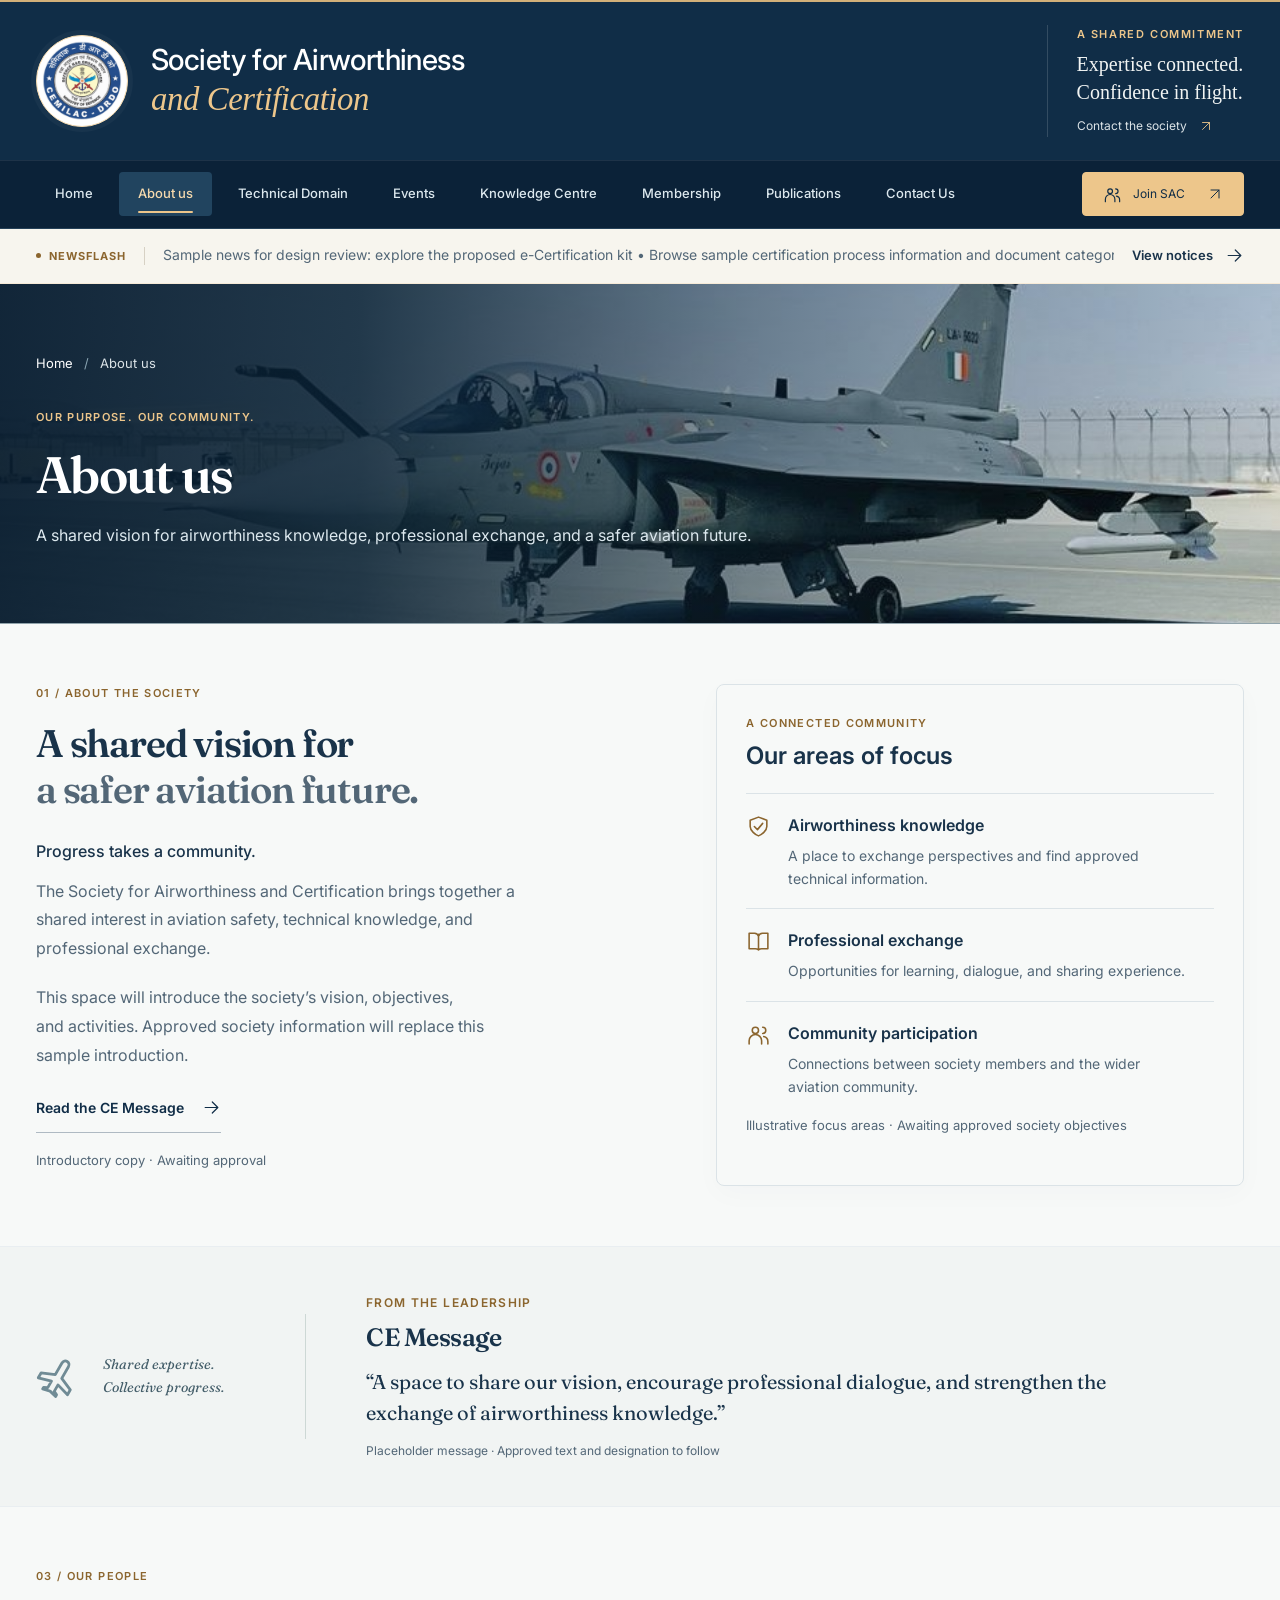
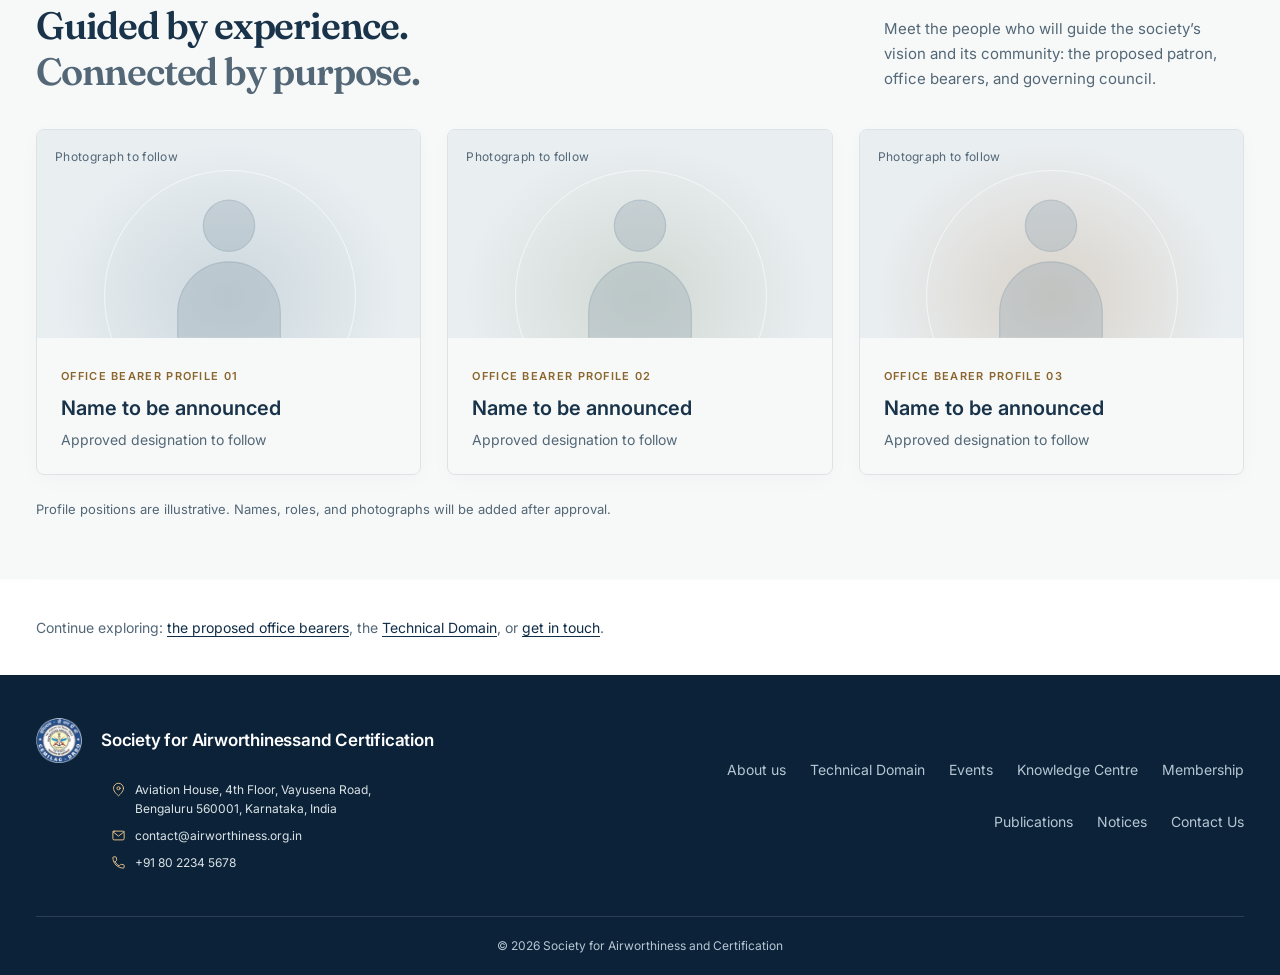
<file: multipage/pages/dignitaries.html>
<!DOCTYPE html>
<html lang="en">
<head>
<meta charset="UTF-8">
<meta name="viewport" content="width=device-width, initial-scale=1">
<meta name="description" content="The dignitaries page has moved. Meet the proposed patron, office bearers, and governing council on the About page.">
<meta name="theme-color" content="#102d47">
<title>Dignitaries moved | Society for Airworthiness and Certification</title>
<meta name="robots" content="noindex">
<link rel="icon" type="image/svg+xml" href="../assets/images/favicon.svg">
<link rel="canonical" href="about.html#office-bearers">
<script>location.replace('about.html#office-bearers');</script>
<meta http-equiv="refresh" content="0; url=about.html#office-bearers">
<link rel="stylesheet" href="../assets/css/styles.css">
<link rel="stylesheet" href="../assets/css/theme.css">
</head>
<body>
<main class="page-width" style="padding: 120px 20px; text-align: center;">
<h1 style="font-family: var(--serif); font-size: 30px;">This page has moved.</h1>
<p style="color: var(--muted); margin: 14px 0 26px;">The dignitaries profiles now live on the About page, under &ldquo;Office bearers &amp; governing council&rdquo;.</p>
<p><a class="button button-gold" href="about.html#office-bearers">Go to About us &mdash; our people</a></p>
</main>
</body>
</html>
</file>
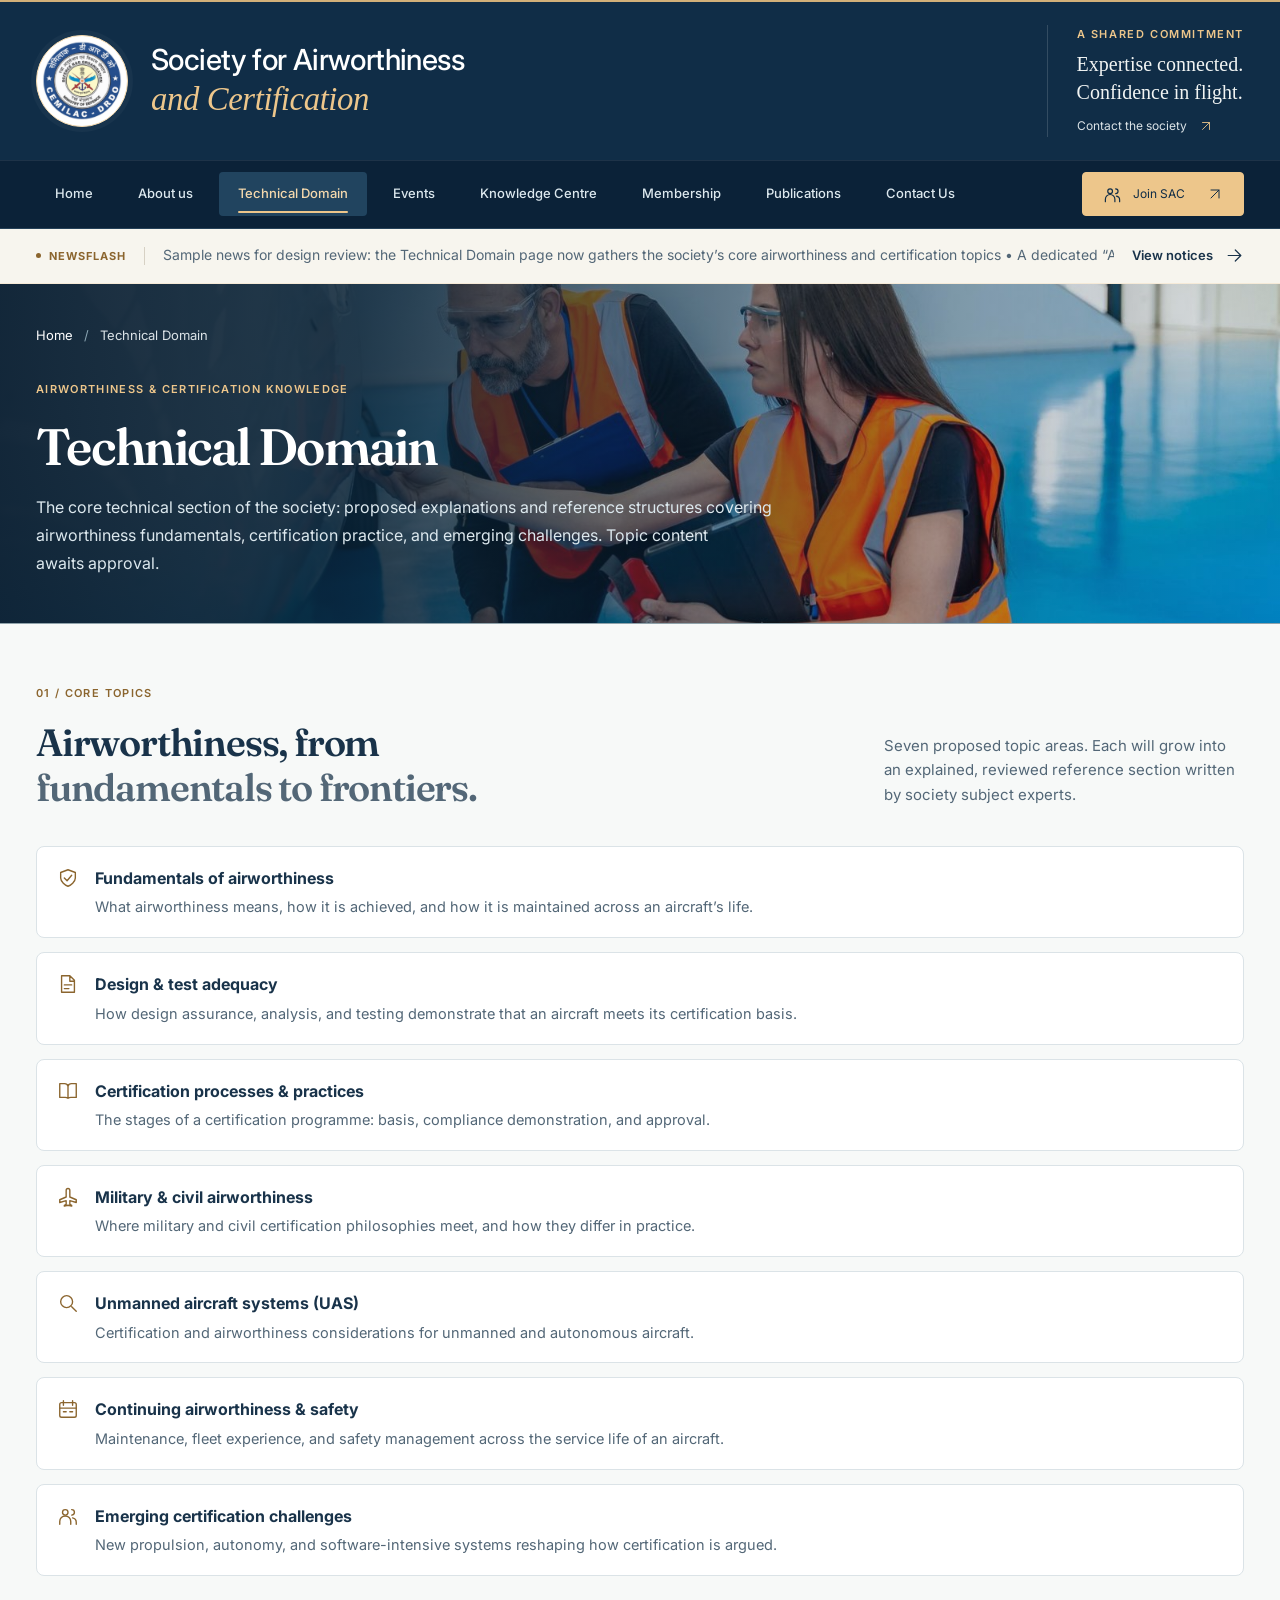
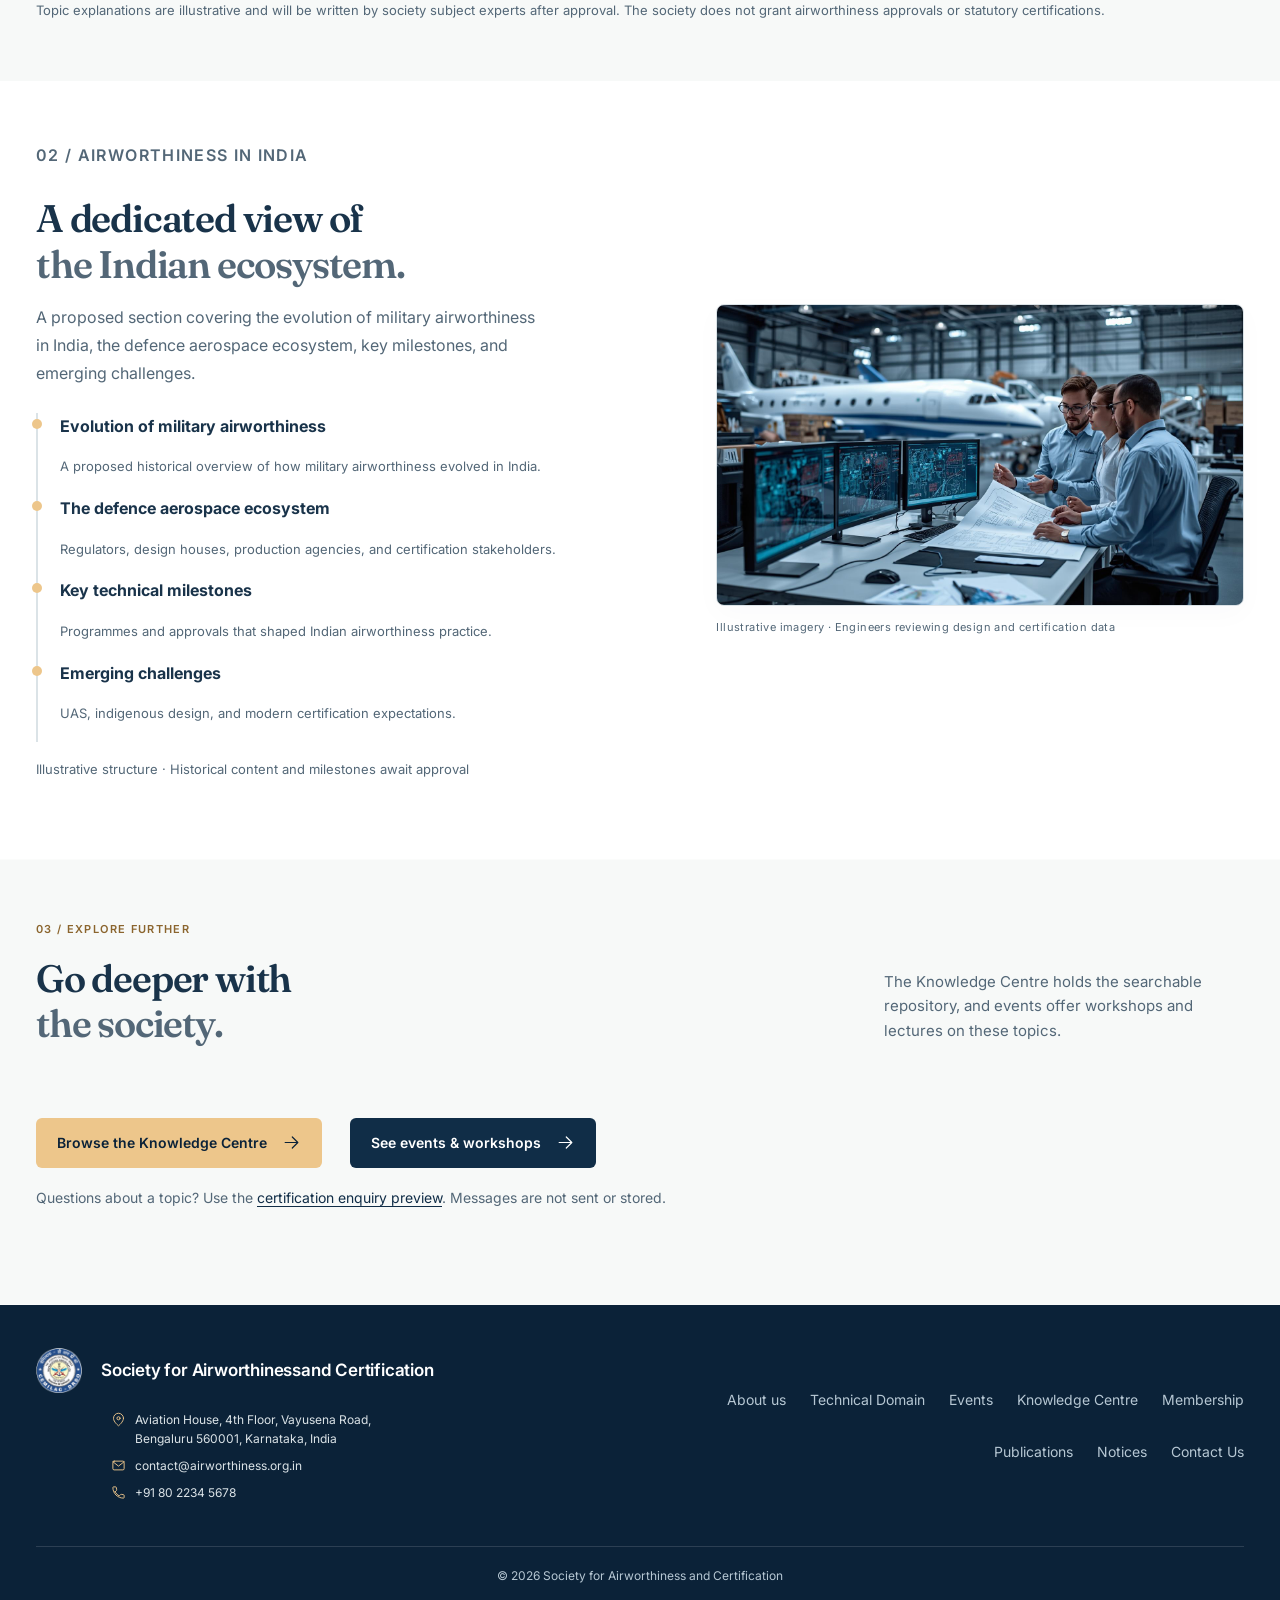
<file: multipage/pages/e-certification-kit.html>
<!DOCTYPE html>
<html lang="en">
<head>
<meta charset="UTF-8">
<meta name="viewport" content="width=device-width, initial-scale=1">
<meta name="description" content="The core technical section of the Society for Airworthiness and Certification: airworthiness fundamentals, certification practice, military and civil airworthiness, UAS, and Airworthiness in India.">
<meta name="theme-color" content="#102d47">
<title>Technical Domain | Society for Airworthiness and Certification</title>
<meta property="og:title" content="Technical Domain | Society for Airworthiness and Certification">
<meta property="og:description" content="Airworthiness fundamentals, certification processes, military and civil airworthiness, UAS, and Airworthiness in India.">
<meta property="og:type" content="website">
<meta property="og:image" content="../assets/images/cemilac_logo.png">
<meta name="twitter:card" content="summary">
<link rel="icon" type="image/svg+xml" href="../assets/images/favicon.svg">
<link rel="icon" href="../assets/images/cemilac_logo.png" type="image/png" sizes="any">
<link rel="apple-touch-icon" href="../assets/images/cemilac_logo.png">
<link rel="manifest" href="../site.webmanifest">
<link rel="preconnect" href="https://fonts.googleapis.com">
<link rel="preconnect" href="https://fonts.gstatic.com" crossorigin>
<link rel="stylesheet" href="https://fonts.googleapis.com/css2?family=Fraunces:ital,opsz,wght@0,9..144,400..700;1,9..144,400..700&family=Inter:wght@400;500;600;700&display=swap">
<link rel="stylesheet" href="../assets/css/styles.css">
<link rel="stylesheet" href="../assets/css/theme.css">
<script src="../assets/js/site.js" defer></script>
</head>
<body class="inner-page">
<svg class="icon-definitions" xmlns="http://www.w3.org/2000/svg" aria-hidden="true">
<defs>
<symbol id="arrow" viewBox="0 0 24 24">
<path d="M4 12h15M13 5l7 7-7 7"/>
</symbol>
<symbol id="arrow-up" viewBox="0 0 24 24">
<path d="M6 18 18 6M6 6h12v12"/>
</symbol>
<symbol id="book" viewBox="0 0 24 24">
<path d="M12 5v15M3 4h5a4 4 0 0 1 4 3 4 4 0 0 1 4-3h5v15h-5a5 5 0 0 0-4 1 5 5 0 0 0-4-1H3Z"/>
</symbol>
<symbol id="shield" viewBox="0 0 24 24">
<path d="m12 3 8 3v6c0 4-5 8-8 9-3-1-8-5-8-9V6Z"/>
<path d="m8 12 3 3 5-6"/>
</symbol>
<symbol id="people" viewBox="0 0 24 24">
<circle cx="9" cy="8" r="3"/>
<path d="M3 21v-3a6 6 0 0 1 12 0v3M16 5a3 3 0 0 1 0 6M17 14a5 5 0 0 1 4 5v2"/>
</symbol>
<symbol id="document" viewBox="0 0 24 24">
<path d="M14 3H5v18h14V8ZM14 3v6h5M8 13h8M8 17h5"/>
</symbol>
<symbol id="calendar" viewBox="0 0 24 24">
<rect x="3" y="5" width="18" height="16" rx="2"/>
<path d="M7 3v5M17 3v5M3 11h18M7 15h3M14 15h3"/>
</symbol>
<symbol id="mail" viewBox="0 0 24 24">
<rect x="3" y="5" width="18" height="14" rx="2"/>
<path d="m3 6 9 7 9-7"/>
</symbol>
<symbol id="pin" viewBox="0 0 24 24">
<path d="M20 10c0 6-8 12-8 12S4 16 4 10a8 8 0 1 1 16 0Z"/>
<circle cx="12" cy="10" r="2.5"/>
</symbol>
<symbol id="search" viewBox="0 0 24 24">
<circle cx="10.5" cy="10.5" r="6.5"/>
<path d="m16 16 5 5"/>
</symbol>
<symbol id="flight" viewBox="0 0 24 24">
<path d="m3 15 7-3V5c0-3 4-3 4 0v7l7 3v3l-7-2v4l2 1v1l-4-1-4 1v-1l2-1v-4l-7 2Z"/>
</symbol>
</defs>
</svg>
<a class="skip-link" href="#main">Skip to content</a>
<header class="site-header" id="page-top">
<div class="page-width masthead">
<a class="brand" href="../index.html" aria-label="Society for Airworthiness and Certification home">
<span class="brand-seal"><img src="../assets/images/cemilac_logo.png" width="80" height="80" alt="CEMILAC logo"></span>
<span class="brand-lockup"><span class="brand-name">Society for Airworthiness<span>and Certification</span>
</span></span>
</a>
<div class="brand-note"><span class="small-caps">A shared commitment</span><p class="brand-promise">Expertise connected.<br>Confidence in flight.</p><a class="header-contact" href="contact.html">Contact the society<svg class="icon small" aria-hidden="true"><use href="#arrow-up"/></svg></a></div>
<button class="menu-toggle" type="button" aria-controls="main-navigation" aria-expanded="false" aria-label="Open navigation menu">
<span class="hamburger">
<span>
</span>
<span>
</span>
<span>
</span>
</span>
<span class="menu-label">Menu</span>
</button>
</div>
<div class="navigation-bar">
<nav class="page-width main-navigation" id="main-navigation" aria-label="Main navigation">
<a href="../index.html" class="nav-link">Home</a>
<a href="about.html" class="nav-link">About us</a>
<a href="e-certification-kit.html" class="nav-link active" aria-current="page">Technical Domain</a>
<a href="events.html" class="nav-link">Events</a>
<a href="knowledge-centre.html" class="nav-link">Knowledge Centre</a>
<a href="membership.html" class="nav-link">Membership</a>
<a href="publications.html" class="nav-link">Publications</a>
<a href="contact.html" class="nav-link">Contact Us</a>
<a href="membership.html#join" class="nav-kit">
<svg class="icon">
<use href="#people"/>
</svg>Join SAC<svg class="icon small">
<use href="#arrow-up"/>
</svg>
</a>
</nav>
</div>
</header>
<div class="news-bar">
<div class="page-width news-inner">
<span class="news-label">
<span class="status-dot">
</span>Newsflash</span>
<p id="news-text">Sample news for design review: the Technical Domain page now gathers the society&rsquo;s core airworthiness and certification topics &bull; A dedicated &ldquo;Airworthiness in India&rdquo; section is proposed &bull; The searchable repository has moved to the Knowledge Centre &bull; Topic explanations await approval</p>
<a href="notices.html" aria-label="View all society notices">
<span>View notices</span>
<svg class="icon small">
<use href="#arrow"/>
</svg>
</a>
</div>
</div>
<main id="main">
<section class="page-intro page-hero" aria-labelledby="page-title">
<img class="hero-photo" src="../assets/images/note/technical-domain.jpg" width="1600" height="1067" alt="Two inspectors in high-visibility vests examining an aircraft fuselage, used as illustrative imagery" fetchpriority="high">
<div class="hero-shade"></div>
<div class="page-width">
<nav class="breadcrumb" aria-label="Breadcrumb">
<a href="../index.html">Home</a>
<span aria-hidden="true">/</span>
<span aria-current="page">Technical Domain</span>
</nav>
<p class="eyebrow">Airworthiness &amp; certification knowledge</p>
<h1 id="page-title">Technical Domain</h1>
<p>The core technical section of the society: proposed explanations and reference structures covering airworthiness fundamentals, certification practice, and emerging challenges. Topic content awaits approval.</p>
</div>
</section>
<section class="section page-width" aria-labelledby="topics-title">
<div class="section-heading">
<div>
<p class="eyebrow">01 / Core topics</p>
<h2 id="topics-title">Airworthiness, from<br><span class="text-muted">fundamentals to frontiers.</span></h2>
</div>
<p>Seven proposed topic areas. Each will grow into an explained, reviewed reference section written by society subject experts.</p>
</div>
<div class="domain-topics">
<div class="domain-topic"><svg class="icon" aria-hidden="true"><use href="#shield"/></svg><div><strong>Fundamentals of airworthiness</strong><p>What airworthiness means, how it is achieved, and how it is maintained across an aircraft&rsquo;s life.</p></div></div>
<div class="domain-topic"><svg class="icon" aria-hidden="true"><use href="#document"/></svg><div><strong>Design &amp; test adequacy</strong><p>How design assurance, analysis, and testing demonstrate that an aircraft meets its certification basis.</p></div></div>
<div class="domain-topic"><svg class="icon" aria-hidden="true"><use href="#book"/></svg><div><strong>Certification processes &amp; practices</strong><p>The stages of a certification programme: basis, compliance demonstration, and approval.</p></div></div>
<div class="domain-topic"><svg class="icon" aria-hidden="true"><use href="#flight"/></svg><div><strong>Military &amp; civil airworthiness</strong><p>Where military and civil certification philosophies meet, and how they differ in practice.</p></div></div>
<div class="domain-topic"><svg class="icon" aria-hidden="true"><use href="#search"/></svg><div><strong>Unmanned aircraft systems (UAS)</strong><p>Certification and airworthiness considerations for unmanned and autonomous aircraft.</p></div></div>
<div class="domain-topic"><svg class="icon" aria-hidden="true"><use href="#calendar"/></svg><div><strong>Continuing airworthiness &amp; safety</strong><p>Maintenance, fleet experience, and safety management across the service life of an aircraft.</p></div></div>
<div class="domain-topic"><svg class="icon" aria-hidden="true"><use href="#people"/></svg><div><strong>Emerging certification challenges</strong><p>New propulsion, autonomy, and software-intensive systems reshaping how certification is argued.</p></div></div>
</div>
<p class="section-note">Topic explanations are illustrative and will be written by society subject experts after approval. The society does not grant airworthiness approvals or statutory certifications.</p>
</section>

<section class="section page-width about-grid india-grid" aria-labelledby="india-title">
<div class="india-copy">
<p class="eyebrow">02 / Airworthiness in India</p>
<h2 id="india-title">A dedicated view of<br><span class="text-muted">the Indian ecosystem.</span></h2>
<p>A proposed section covering the evolution of military airworthiness in India, the defence aerospace ecosystem, key milestones, and emerging challenges.</p>
<ol class="india-timeline">
<li><strong>Evolution of military airworthiness</strong><span class="content-note">A proposed historical overview of how military airworthiness evolved in India.</span></li>
<li><strong>The defence aerospace ecosystem</strong><span class="content-note">Regulators, design houses, production agencies, and certification stakeholders.</span></li>
<li><strong>Key technical milestones</strong><span class="content-note">Programmes and approvals that shaped Indian airworthiness practice.</span></li>
<li><strong>Emerging challenges</strong><span class="content-note">UAS, indigenous design, and modern certification expectations.</span></li>
</ol>
<p class="content-note">Illustrative structure · Historical content and milestones await approval</p>
</div>
<figure class="india-visual">
<img src="../assets/images/note/about-engineers.jpg" width="1600" height="912" alt="Engineers reviewing aircraft schematics and digital design models in an assembly hangar, used as illustrative imagery" loading="lazy" decoding="async">
<figcaption>Illustrative imagery · Engineers reviewing design and certification data</figcaption>
</figure>
</section>
<section class="section page-width" aria-labelledby="explore-title">
<div class="section-heading">
<div>
<p class="eyebrow">03 / Explore further</p>
<h2 id="explore-title">Go deeper with<br><span class="text-muted">the society.</span></h2>
</div>
<p>The Knowledge Centre holds the searchable repository, and events offer workshops and lectures on these topics.</p>
</div>
<div class="about-followup">
<p class="button-row"><a class="button button-gold" href="knowledge-centre.html">Browse the Knowledge Centre<svg class="icon small" aria-hidden="true"><use href="#arrow"/></svg></a> <a class="button button-navy" href="events.html">See events &amp; workshops<svg class="icon small" aria-hidden="true"><use href="#arrow"/></svg></a></p>
<p>Questions about a topic? Use the <a href="contact.html?topic=certification">certification enquiry preview</a>. Messages are not sent or stored.</p>
</div>
</section>
</main>
<dialog class="preview-dialog resource-detail" id="resource-detail" aria-labelledby="resource-detail-title" aria-describedby="resource-detail-note">
<div class="resource-detail-heading"><div><p class="eyebrow">Sample resource outline</p><h2 id="resource-detail-title">Resource outline</h2></div><button class="resource-detail-close" type="button" data-close-resource aria-label="Close resource outline" autofocus><svg class="icon" viewBox="0 0 24 24" aria-hidden="true"><path d="m6 6 12 12M18 6 6 18"/></svg></button></div>
<p class="resource-detail-status">Publication pending</p>
<p id="resource-detail-note">This sample outline is for design review. It contains no approved certification instructions or downloadable documents.</p>
<div id="resource-detail-body"></div>
<div class="resource-detail-footer"><a class="button button-navy" id="resource-detail-contact" href="contact.html?topic=certification">Open enquiry preview<svg class="icon small" aria-hidden="true"><use href="#arrow"/></svg></a><button class="library-reset" type="button" data-close-resource>Back to resources</button></div>
</dialog>
<footer class="site-footer">
<div class="page-width footer-main">
<div>
<a class="brand footer-brand" href="../index.html">
<img src="../assets/images/cemilac_logo.png" width="60" height="60" alt="CEMILAC logo" decoding="async">
<span class="brand-name">Society for Airworthiness<span>and Certification</span>
</span>
</a>
<ul class="footer-contact">
<li><svg class="icon" aria-hidden="true"><use href="#pin"/></svg><span>Aviation House, 4th Floor, Vayusena Road,<br>Bengaluru 560001, Karnataka, India</span></li>
<li><svg class="icon" aria-hidden="true"><use href="#mail"/></svg><a href="mailto:contact@airworthiness.org.in">contact@airworthiness.org.in</a></li>
<li><svg class="icon" viewBox="0 0 24 24" aria-hidden="true"><path d="M6.62 10.79c1.44 2.83 3.76 5.14 6.59 6.59l2.2-2.2c.27-.27.67-.36 1.02-.24 1.12.37 2.33.57 3.57.57.55 0 1 .45 1 1V20c0 .55-.45 1-1 1-9.39 0-17-7.61-17-17 0-.55.45-1 1-1h3.5c.55 0 1 .45 1 1 0 1.25.2 2.45.57 3.57.11.35.03.74-.24 1.02l-2.2 2.2Z"/></svg><a href="tel:+918022345678">+91 80 2234 5678</a></li>
</ul>
</div>
<nav aria-label="Footer navigation">
<a href="about.html">About us</a>
<a href="e-certification-kit.html">Technical Domain</a>
<a href="events.html">Events</a>
<a href="knowledge-centre.html">Knowledge Centre</a>
<a href="membership.html">Membership</a>
<a href="publications.html">Publications</a>
<a href="notices.html">Notices</a>
<a href="contact.html">Contact Us</a>
</nav>
</div>
<div class="page-width footer-bottom">
<span>© <span id="copyright-year">2026</span> Society for Airworthiness and Certification</span>
</div>
</footer>
<noscript>
<div class="noscript-note">All topic sections and links work without JavaScript. Enquiry forms are demonstrations.</div>
</noscript>
</body>
</html>
</file>
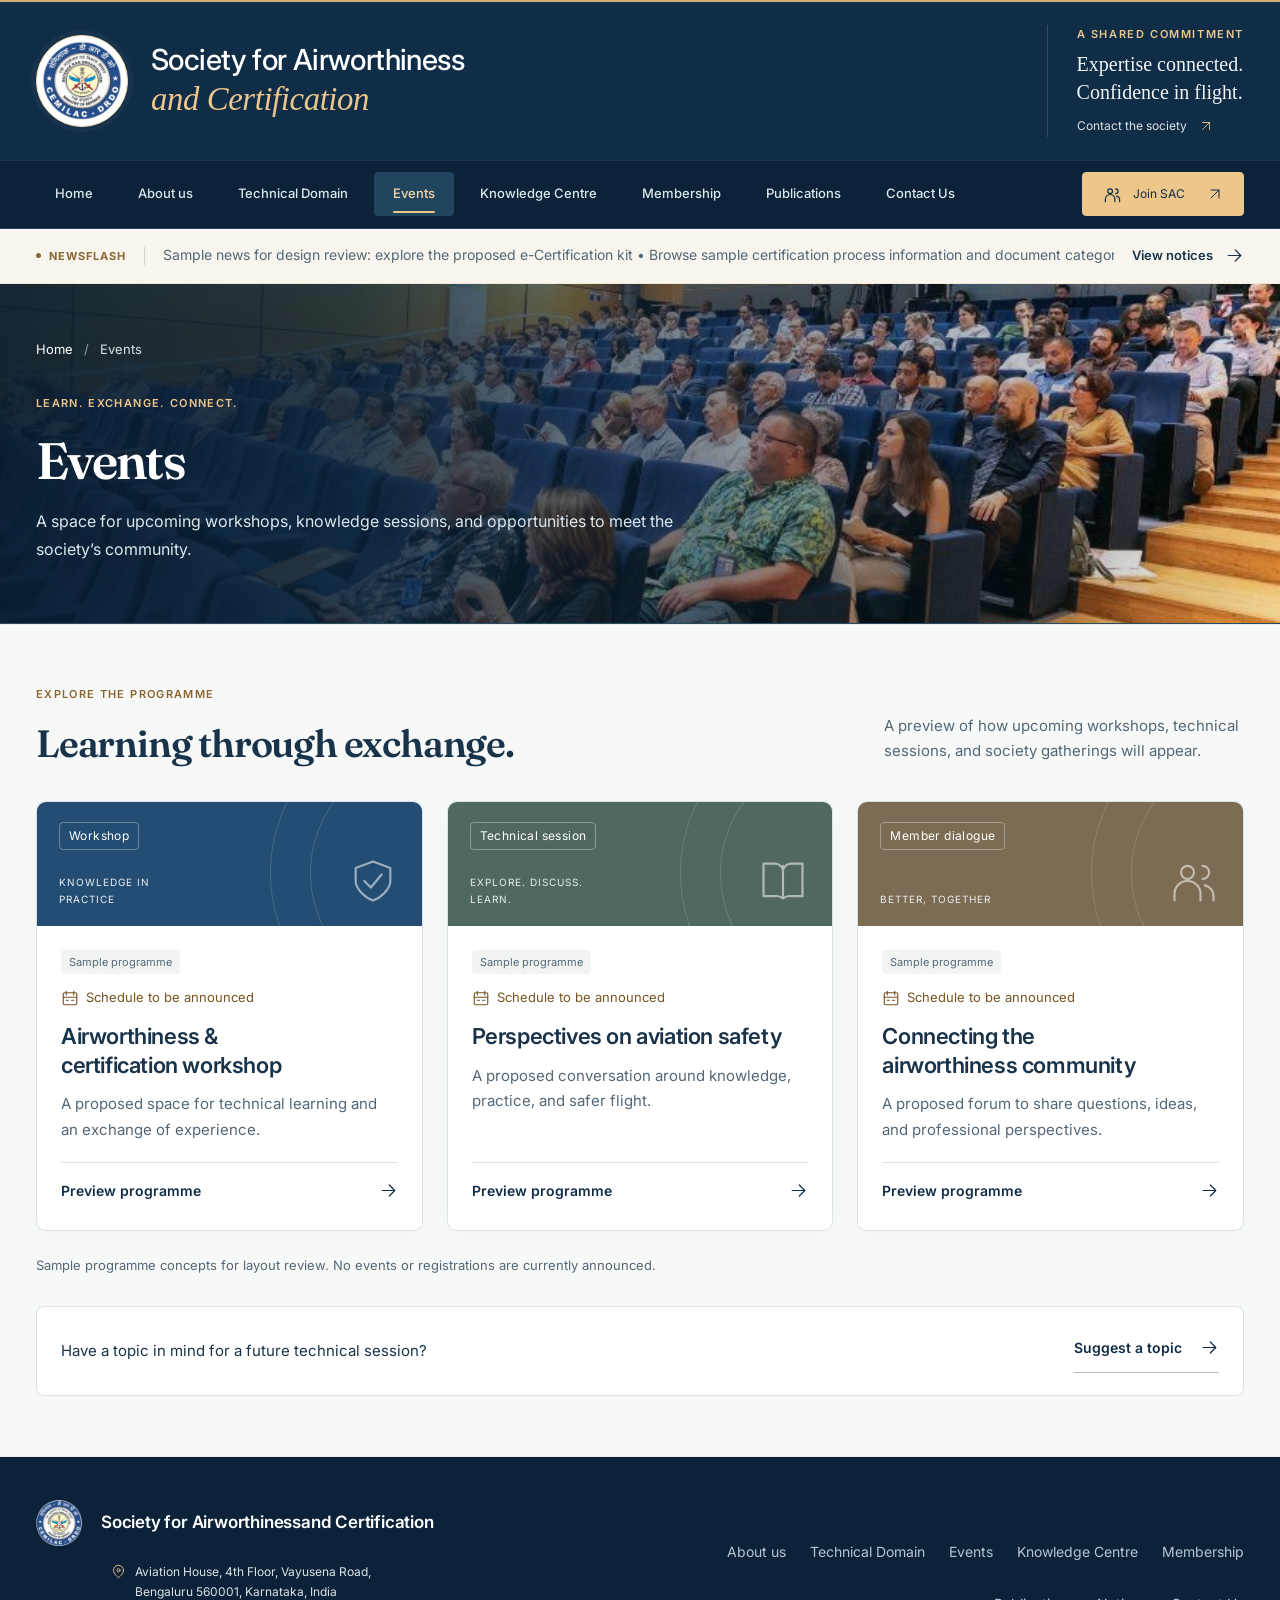
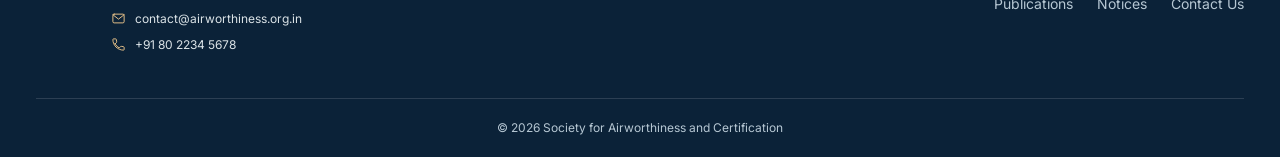
<file: multipage/pages/events.html>
<!DOCTYPE html>
<html lang="en">
<head>
<meta charset="UTF-8">
<meta name="viewport" content="width=device-width, initial-scale=1">
<meta name="description" content="Explore sample workshops, technical sessions, and member dialogues from the Society for Airworthiness and Certification.">
<meta name="theme-color" content="#102d47">
<title>Events | Society for Airworthiness and Certification</title>
<meta property="og:title" content="Events | Society for Airworthiness and Certification">
<meta property="og:description" content="Explore sample workshops, technical sessions, and member dialogues from the Society for Airworthiness and Certification.">
<meta property="og:type" content="website">
<meta property="og:image" content="../assets/images/cemilac_logo.png">
<meta name="twitter:card" content="summary">
<link rel="icon" type="image/svg+xml" href="../assets/images/favicon.svg">
<link rel="icon" href="../assets/images/cemilac_logo.png" type="image/png" sizes="any">
<link rel="apple-touch-icon" href="../assets/images/cemilac_logo.png">
<link rel="manifest" href="../site.webmanifest">
<link rel="preconnect" href="https://fonts.googleapis.com">
<link rel="preconnect" href="https://fonts.gstatic.com" crossorigin>
<link rel="stylesheet" href="https://fonts.googleapis.com/css2?family=Fraunces:ital,opsz,wght@0,9..144,400..700;1,9..144,400..700&family=Inter:wght@400;500;600;700&display=swap">
<link rel="stylesheet" href="../assets/css/styles.css">
<link rel="stylesheet" href="../assets/css/theme.css">
<script src="../assets/js/site.js" defer></script>
</head>
<body class="inner-page">
<svg class="icon-definitions" xmlns="http://www.w3.org/2000/svg" aria-hidden="true">
<defs>
<symbol id="arrow" viewBox="0 0 24 24">
<path d="M4 12h15M13 5l7 7-7 7"/>
</symbol>
<symbol id="arrow-up" viewBox="0 0 24 24">
<path d="M6 18 18 6M6 6h12v12"/>
</symbol>
<symbol id="book" viewBox="0 0 24 24">
<path d="M12 5v15M3 4h5a4 4 0 0 1 4 3 4 4 0 0 1 4-3h5v15h-5a5 5 0 0 0-4 1 5 5 0 0 0-4-1H3Z"/>
</symbol>
<symbol id="shield" viewBox="0 0 24 24">
<path d="m12 3 8 3v6c0 4-5 8-8 9-3-1-8-5-8-9V6Z"/>
<path d="m8 12 3 3 5-6"/>
</symbol>
<symbol id="people" viewBox="0 0 24 24">
<circle cx="9" cy="8" r="3"/>
<path d="M3 21v-3a6 6 0 0 1 12 0v3M16 5a3 3 0 0 1 0 6M17 14a5 5 0 0 1 4 5v2"/>
</symbol>
<symbol id="document" viewBox="0 0 24 24">
<path d="M14 3H5v18h14V8ZM14 3v6h5M8 13h8M8 17h5"/>
</symbol>
<symbol id="calendar" viewBox="0 0 24 24">
<rect x="3" y="5" width="18" height="16" rx="2"/>
<path d="M7 3v5M17 3v5M3 11h18M7 15h3M14 15h3"/>
</symbol>
<symbol id="mail" viewBox="0 0 24 24">
<rect x="3" y="5" width="18" height="14" rx="2"/>
<path d="m3 6 9 7 9-7"/>
</symbol>
<symbol id="pin" viewBox="0 0 24 24">
<path d="M20 10c0 6-8 12-8 12S4 16 4 10a8 8 0 1 1 16 0Z"/>
<circle cx="12" cy="10" r="2.5"/>
</symbol>
<symbol id="search" viewBox="0 0 24 24">
<circle cx="10.5" cy="10.5" r="6.5"/>
<path d="m16 16 5 5"/>
</symbol>
<symbol id="flight" viewBox="0 0 24 24">
<path d="m3 15 7-3V5c0-3 4-3 4 0v7l7 3v3l-7-2v4l2 1v1l-4-1-4 1v-1l2-1v-4l-7 2Z"/>
</symbol>
</defs>
</svg>
<a class="skip-link" href="#main">Skip to content</a>
<header class="site-header" id="page-top">
<div class="page-width masthead">
<a class="brand" href="../index.html" aria-label="Society for Airworthiness and Certification home">
<span class="brand-seal"><img src="../assets/images/cemilac_logo.png" width="80" height="80" alt="CEMILAC logo"></span>
<span class="brand-lockup"><span class="brand-name">Society for Airworthiness<span>and Certification</span>
</span></span>
</a>
<div class="brand-note"><span class="small-caps">A shared commitment</span><p class="brand-promise">Expertise connected.<br>Confidence in flight.</p><a class="header-contact" href="contact.html">Contact the society<svg class="icon small" aria-hidden="true"><use href="#arrow-up"/></svg></a></div>
<button class="menu-toggle" type="button" aria-controls="main-navigation" aria-expanded="false" aria-label="Open navigation menu">
<span class="hamburger">
<span>
</span>
<span>
</span>
<span>
</span>
</span>
<span class="menu-label">Menu</span>
</button>
</div>
<div class="navigation-bar">
<nav class="page-width main-navigation" id="main-navigation" aria-label="Main navigation">
<a href="../index.html" class="nav-link">Home</a>
<a href="about.html" class="nav-link">About us</a>
<a href="e-certification-kit.html" class="nav-link">Technical Domain</a>
<a href="events.html" class="nav-link active" aria-current="page">Events</a>
<a href="knowledge-centre.html" class="nav-link">Knowledge Centre</a>
<a href="membership.html" class="nav-link">Membership</a>
<a href="publications.html" class="nav-link">Publications</a>
<a href="contact.html" class="nav-link">Contact Us</a>
<a href="membership.html#join" class="nav-kit">
<svg class="icon">
<use href="#people"/>
</svg>Join SAC<svg class="icon small">
<use href="#arrow-up"/>
</svg>
</a>
</nav>
</div>
</header>
<div class="news-bar">
<div class="page-width news-inner">
<span class="news-label">
<span class="status-dot">
</span>Newsflash</span>
<p id="news-text">Sample news for design review: explore the proposed e-Certification kit &bull; Browse sample certification process information and document categories &bull; View illustrative workshop and technical-session programmes &bull; Read the placeholder CE Message and meet the proposed dignitary profiles &bull; Share ideas for future resources through the enquiry and feedback preview &bull; All announcements and programme details are samples awaiting approval</p>
<a href="notices.html" aria-label="View all society notices">
<span>View notices</span>
<svg class="icon small">
<use href="#arrow"/>
</svg>
</a>
</div>
</div>
<main id="main">
<section class="page-intro page-hero" aria-labelledby="page-title">
<img class="hero-photo" src="../assets/images/note/events-gallery.jpg" width="900" height="600" alt="An audience of aviation professionals seated in a tiered lecture hall, used as illustrative imagery" fetchpriority="high">
<div class="hero-shade"></div>
<div class="page-width">
<nav class="breadcrumb" aria-label="Breadcrumb">
<a href="../index.html">Home</a>
<span aria-hidden="true">/</span>
<span aria-current="page">Events</span>
</nav>
<p class="eyebrow">Learn. Exchange. Connect.</p>
<h1 id="page-title">Events</h1>
<p>A space for upcoming workshops, knowledge sessions, and opportunities to meet the society’s community.</p>
</div>
</section>
<section class="events-section" id="events" aria-labelledby="events-title">
<div class="section page-width">
<div class="section-heading">
<div>
<p class="eyebrow">Explore the programme</p>
<h2 id="events-title">Learning through exchange.</h2>
</div>
<p>A preview of how upcoming workshops, technical sessions, and society gatherings will appear.</p>
</div>
<div class="event-grid">
<article class="event-card">
<div class="event-art art-one">
<span class="event-format">Workshop</span>
<svg class="event-art-icon" aria-hidden="true">
<use href="#shield"/>
</svg>
<span class="art-caption">KNOWLEDGE IN PRACTICE</span>
</div>
<div class="event-body">
<span class="event-status">Sample programme</span>
<p class="event-date">
<svg class="icon small">
<use href="#calendar"/>
</svg>Schedule to be announced</p>
<h3>Airworthiness &amp; certification workshop</h3>
<p>A proposed space for technical learning and an exchange of experience.</p>
<button class="text-link" type="button" disabled data-event="workshop">Preview programme<svg class="icon small">
<use href="#arrow"/>
</svg>
</button>
</div>
</article>
<article class="event-card">
<div class="event-art art-two">
<span class="event-format">Technical session</span>
<svg class="event-art-icon" aria-hidden="true">
<use href="#book"/>
</svg>
<span class="art-caption">EXPLORE. DISCUSS. LEARN.</span>
</div>
<div class="event-body">
<span class="event-status">Sample programme</span>
<p class="event-date">
<svg class="icon small">
<use href="#calendar"/>
</svg>Schedule to be announced</p>
<h3>Perspectives on aviation safety</h3>
<p>A proposed conversation around knowledge, practice, and safer flight.</p>
<button class="text-link" type="button" disabled data-event="session">Preview programme<svg class="icon small">
<use href="#arrow"/>
</svg>
</button>
</div>
</article>
<article class="event-card">
<div class="event-art art-three">
<span class="event-format">Member dialogue</span>
<svg class="event-art-icon" aria-hidden="true">
<use href="#people"/>
</svg>
<span class="art-caption">BETTER, TOGETHER</span>
</div>
<div class="event-body">
<span class="event-status">Sample programme</span>
<p class="event-date">
<svg class="icon small">
<use href="#calendar"/>
</svg>Schedule to be announced</p>
<h3>Connecting the airworthiness community</h3>
<p>A proposed forum to share questions, ideas, and professional perspectives.</p>
<button class="text-link" type="button" disabled data-event="dialogue">Preview programme<svg class="icon small">
<use href="#arrow"/>
</svg>
</button>
</div>
</article>
</div>
<p class="section-note">Sample programme concepts for layout review. No events or registrations are currently announced.</p>
<div class="event-followup"><p>Have a topic in mind for a future technical session?</p><a class="text-link" href="contact.html?topic=feedback">Suggest a topic<svg class="icon small" aria-hidden="true"><use href="#arrow"/></svg></a></div>
</div>
</section>
</main>
<footer class="site-footer">
<div class="page-width footer-main">
<div>
<a class="brand footer-brand" href="../index.html">
<img src="../assets/images/cemilac_logo.png" width="60" height="60" alt="CEMILAC logo" decoding="async">
<span class="brand-name">Society for Airworthiness<span>and Certification</span>
</span>
</a>
<ul class="footer-contact">
<li><svg class="icon" aria-hidden="true"><use href="#pin"/></svg><span>Aviation House, 4th Floor, Vayusena Road,<br>Bengaluru 560001, Karnataka, India</span></li>
<li><svg class="icon" aria-hidden="true"><use href="#mail"/></svg><a href="mailto:contact@airworthiness.org.in">contact@airworthiness.org.in</a></li>
<li><svg class="icon" viewBox="0 0 24 24" aria-hidden="true"><path d="M6.62 10.79c1.44 2.83 3.76 5.14 6.59 6.59l2.2-2.2c.27-.27.67-.36 1.02-.24 1.12.37 2.33.57 3.57.57.55 0 1 .45 1 1V20c0 .55-.45 1-1 1-9.39 0-17-7.61-17-17 0-.55.45-1 1-1h3.5c.55 0 1 .45 1 1 0 1.25.2 2.45.57 3.57.11.35.03.74-.24 1.02l-2.2 2.2Z"/></svg><a href="tel:+918022345678">+91 80 2234 5678</a></li>
</ul>
</div>
<nav aria-label="Footer navigation">
<a href="about.html">About us</a>
<a href="e-certification-kit.html">Technical Domain</a>
<a href="events.html">Events</a>
<a href="knowledge-centre.html">Knowledge Centre</a>
<a href="membership.html">Membership</a>
<a href="publications.html">Publications</a>
<a href="notices.html">Notices</a>
<a href="contact.html">Contact Us</a>
</nav>
</div>
<div class="page-width footer-bottom">
<span>© <span id="copyright-year">2026</span> Society for Airworthiness and Certification</span>
</div>
</footer>
<dialog class="preview-dialog event-dialog" id="event-dialog" aria-labelledby="event-title">
<div class="dialog-header">
<p class="eyebrow">Illustrative programme</p>
<button class="dialog-close" type="button" data-close-dialog aria-label="Close programme preview">×</button>
</div>
<h2 id="event-title">
</h2>
<p id="event-description" class="dialog-intro">
</p>
<div class="event-preview-detail">
<svg class="icon">
<use href="#calendar"/>
</svg>
<div>
<strong>Schedule to be announced</strong>
<p>Dates, venue, speakers, and registration details will appear here once approved.</p>
</div>
</div>
<p class="dialog-bottom-note">This is a sample event layout. Registration is not open.</p>
<button class="button button-navy" type="button" data-close-dialog>Back to events</button>
</dialog>
<noscript>
<div class="noscript-note">All pages and navigation work without JavaScript. Resource filtering and programme previews need JavaScript. The demonstration form remains disabled.</div>
</noscript>
</body>
</html>
</file>
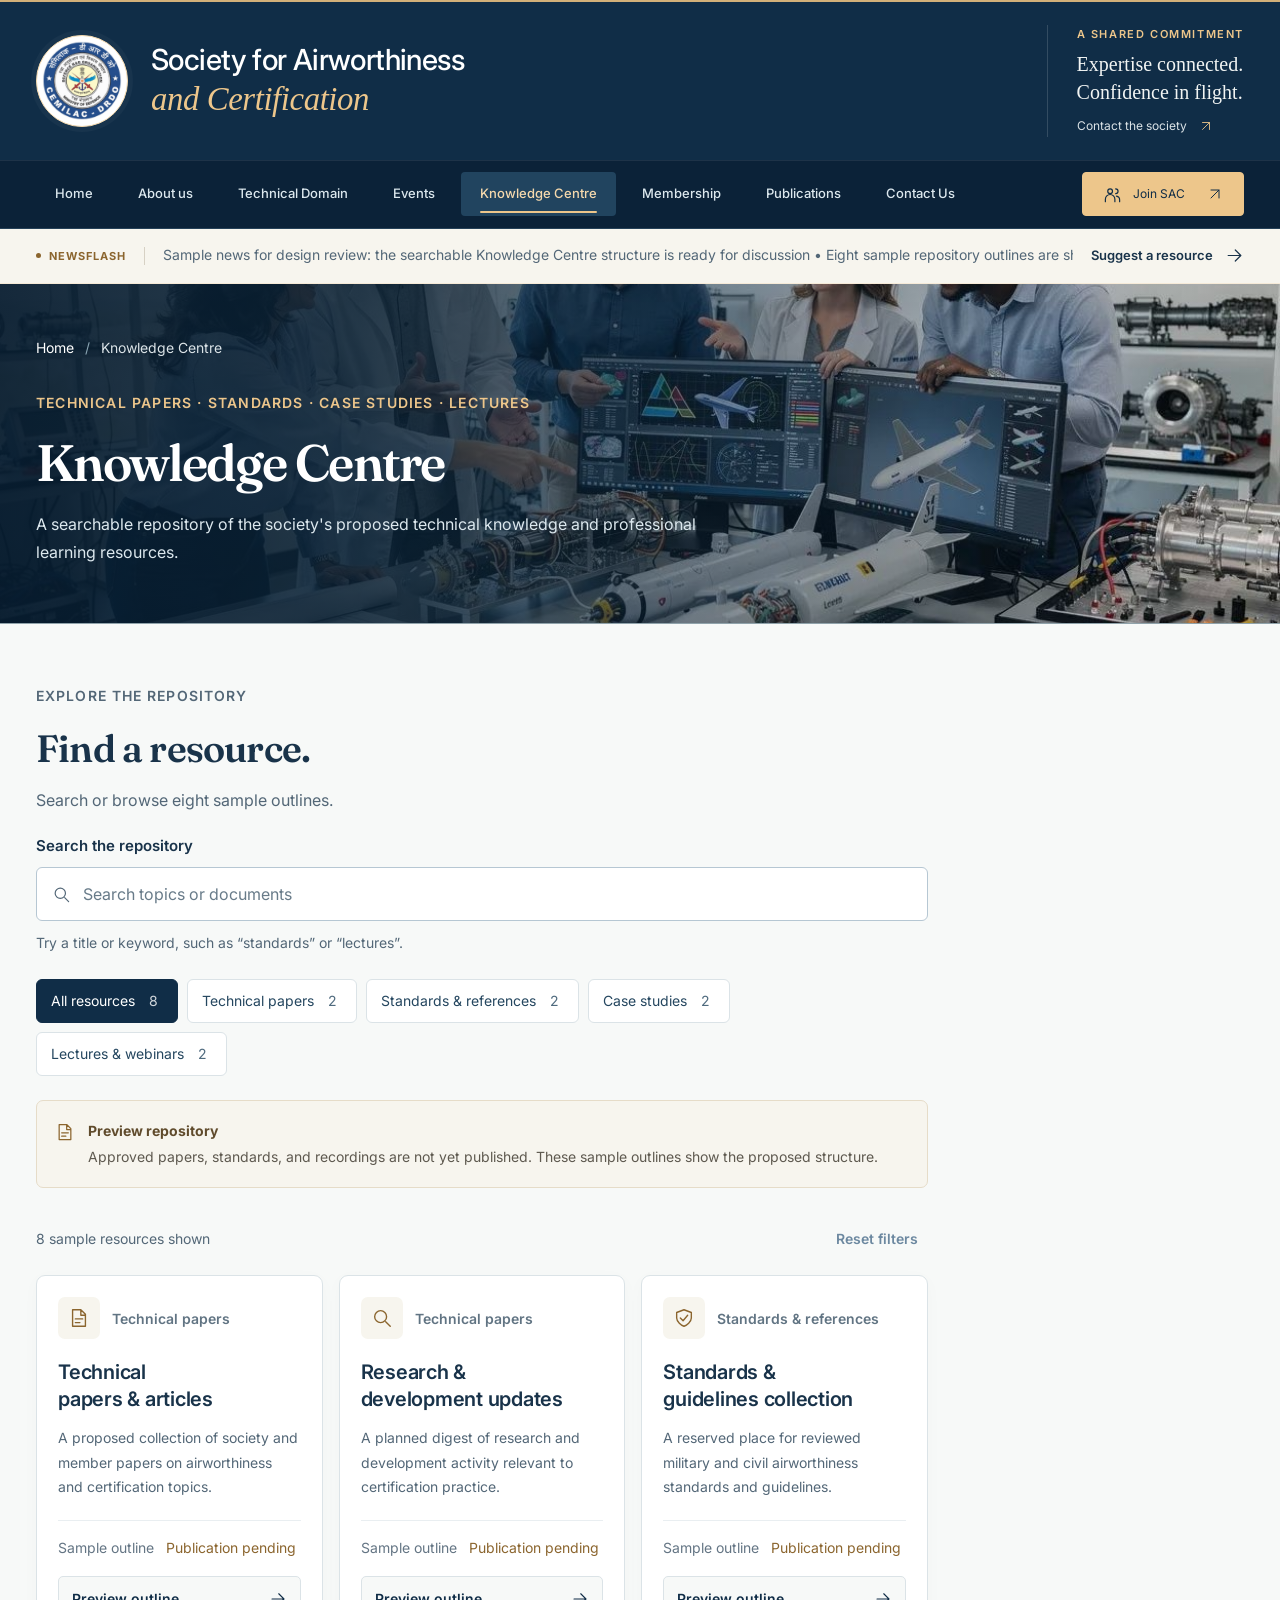
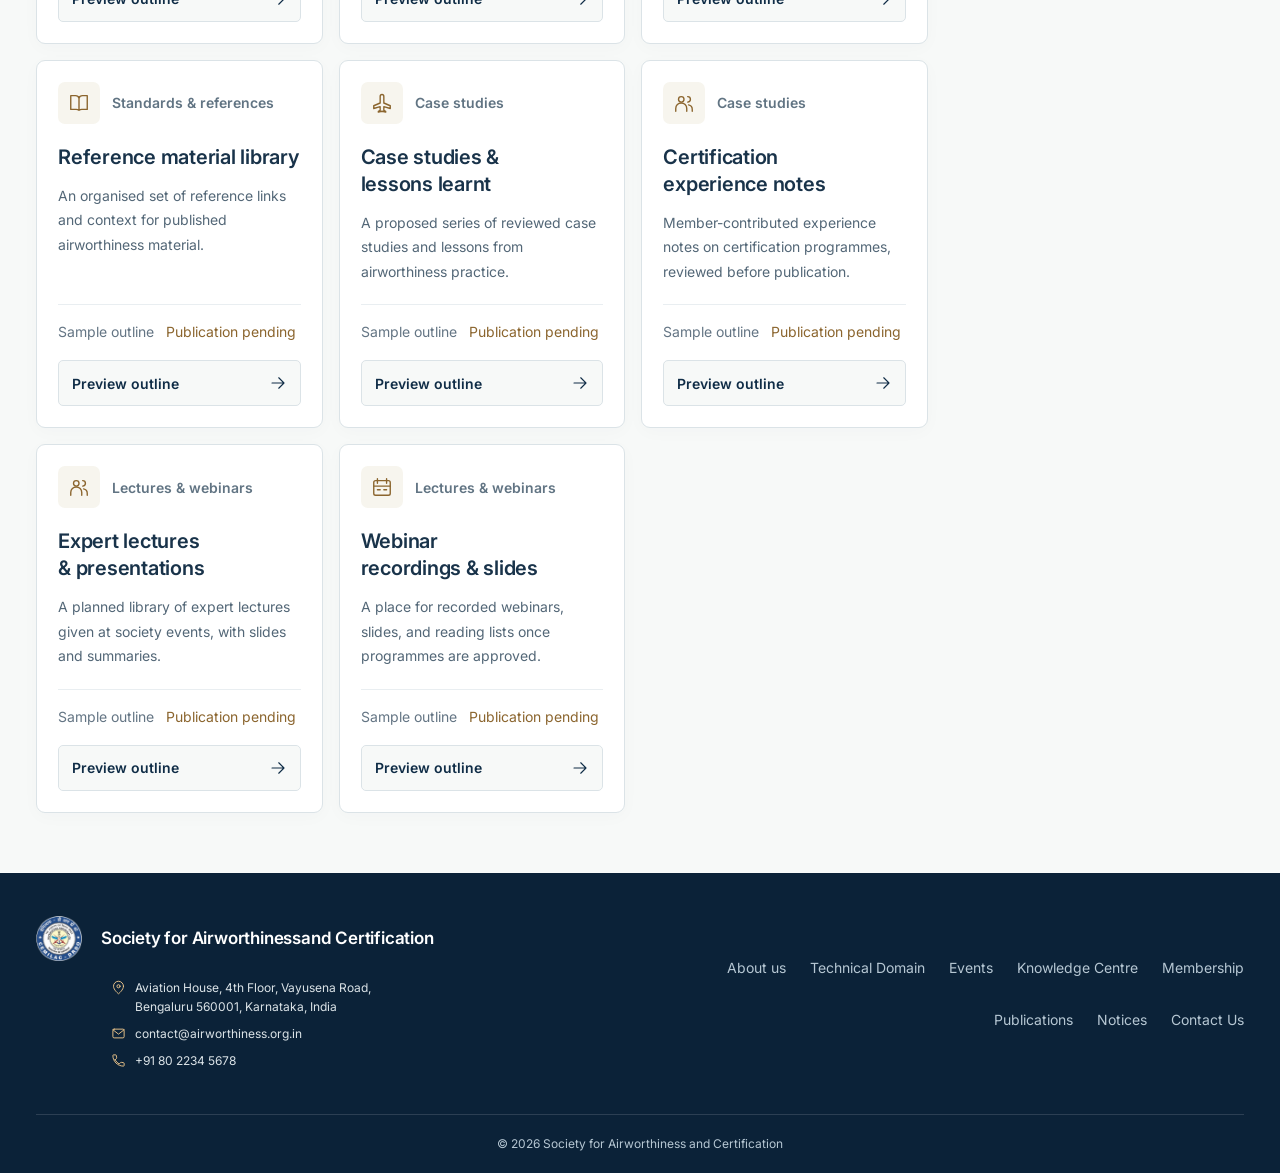
<file: multipage/pages/knowledge-centre.html>
<!DOCTYPE html>
<html lang="en">
<head>
<meta charset="UTF-8">
<meta name="viewport" content="width=device-width, initial-scale=1">
<meta name="description" content="Searchable Knowledge Centre of the Society for Airworthiness and Certification: sample technical papers, standards references, case studies, and expert lectures.">
<meta name="theme-color" content="#102d47">
<title>Knowledge Centre | Society for Airworthiness and Certification</title>
<meta property="og:title" content="Knowledge Centre | Society for Airworthiness and Certification">
<meta property="og:description" content="A searchable repository of proposed technical papers, standards references, case studies, and expert lectures.">
<meta property="og:type" content="website">
<meta property="og:image" content="../assets/images/cemilac_logo.png">
<meta name="twitter:card" content="summary">
<link rel="icon" type="image/svg+xml" href="../assets/images/favicon.svg">
<link rel="icon" href="../assets/images/cemilac_logo.png" type="image/jpeg" sizes="any">
<link rel="apple-touch-icon" href="../assets/images/cemilac_logo.png">
<link rel="manifest" href="../site.webmanifest">
<link rel="preconnect" href="https://fonts.googleapis.com">
<link rel="preconnect" href="https://fonts.gstatic.com" crossorigin>
<link rel="stylesheet" href="https://fonts.googleapis.com/css2?family=Fraunces:ital,opsz,wght@0,9..144,400..700;1,9..144,400..700&family=Inter:wght@400;500;600;700&display=swap">
<link rel="stylesheet" href="../assets/css/styles.css">
<link rel="stylesheet" href="../assets/css/theme.css">
<script src="../assets/js/site.js" defer></script>
<link rel="stylesheet" href="../assets/css/library.css">
<script src="../assets/js/library.js" defer></script>
</head>
<body class="inner-page library-page">
<svg class="icon-definitions" xmlns="http://www.w3.org/2000/svg" aria-hidden="true">
<defs>
<symbol id="arrow" viewBox="0 0 24 24"><path d="M4 12h15M13 5l7 7-7 7"/></symbol>
<symbol id="arrow-up" viewBox="0 0 24 24">
<path d="M6 18 18 6M6 6h12v12"/>
</symbol>
<symbol id="book" viewBox="0 0 24 24"><path d="M12 5v15M3 4h5a4 4 0 0 1 4 3 4 4 0 0 1 4-3h5v15h-5a5 5 0 0 0-4 1 5 5 0 0 0-4-1H3Z"/></symbol>
<symbol id="shield" viewBox="0 0 24 24"><path d="m12 3 8 3v6c0 4-5 8-8 9-3-1-8-5-8-9V6Z"/><path d="m8 12 3 3 5-6"/></symbol>
<symbol id="people" viewBox="0 0 24 24"><circle cx="9" cy="8" r="3"/><path d="M3 21v-3a6 6 0 0 1 12 0v3M16 5a3 3 0 0 1 0 6M17 14a5 5 0 0 1 4 5v2"/></symbol>
<symbol id="document" viewBox="0 0 24 24"><path d="M14 3H5v18h14V8ZM14 3v6h5M8 13h8M8 17h5"/></symbol>
<symbol id="calendar" viewBox="0 0 24 24"><rect x="3" y="5" width="18" height="16" rx="2"/><path d="M7 3v5M17 3v5M3 11h18M7 15h3M14 15h3"/></symbol>
<symbol id="mail" viewBox="0 0 24 24"><rect x="3" y="5" width="18" height="14" rx="2"/><path d="m3 6 9 7 9-7"/></symbol>
<symbol id="pin" viewBox="0 0 24 24"><path d="M20 10c0 6-8 12-8 12S4 16 4 10a8 8 0 1 1 16 0Z"/><circle cx="12" cy="10" r="2.5"/></symbol>
<symbol id="search" viewBox="0 0 24 24"><circle cx="10.5" cy="10.5" r="6.5"/><path d="m16 16 5 5"/></symbol>
<symbol id="flight" viewBox="0 0 24 24"><path d="m3 15 7-3V5c0-3 4-3 4 0v7l7 3v3l-7-2v4l2 1v1l-4-1-4 1v-1l2-1v-4l-7 2Z"/></symbol>
</defs>
</svg>
<a class="skip-link" href="#main">Skip to content</a>
<header class="site-header" id="page-top">
<div class="page-width masthead">
<a class="brand" href="../index.html" aria-label="Society for Airworthiness and Certification home">
<span class="brand-seal"><img src="../assets/images/cemilac_logo.png" width="80" height="80" alt="CEMILAC logo"></span>
<span class="brand-lockup"><span class="brand-name">Society for Airworthiness<span>and Certification</span>
</span></span>
</a>
<div class="brand-note"><span class="small-caps">A shared commitment</span><p class="brand-promise">Expertise connected.<br>Confidence in flight.</p><a class="header-contact" href="contact.html">Contact the society<svg class="icon small" aria-hidden="true"><use href="#arrow-up"/></svg></a></div>
<button class="menu-toggle" type="button" aria-controls="main-navigation" aria-expanded="false" aria-label="Open navigation menu">
<span class="hamburger">
<span>
</span>
<span>
</span>
<span>
</span>
</span>
<span class="menu-label">Menu</span>
</button>
</div>
<div class="navigation-bar">
<nav class="page-width main-navigation" id="main-navigation" aria-label="Main navigation">
<a href="../index.html" class="nav-link">Home</a>
<a href="about.html" class="nav-link">About us</a>
<a href="e-certification-kit.html" class="nav-link">Technical Domain</a>
<a href="events.html" class="nav-link">Events</a>
<a href="knowledge-centre.html" class="nav-link active" aria-current="page">Knowledge Centre</a>
<a href="membership.html" class="nav-link">Membership</a>
<a href="publications.html" class="nav-link">Publications</a>
<a href="contact.html" class="nav-link">Contact Us</a>
<a href="membership.html#join" class="nav-kit">
<svg class="icon">
<use href="#people"/>
</svg>Join SAC<svg class="icon small">
<use href="#arrow-up"/>
</svg>
</a>
</nav>
</div>
</header>
<div class="news-bar">
<div class="page-width news-inner">
<span class="news-label">
<span class="status-dot">
</span>Newsflash</span>
<p id="news-text">Sample news for design review: the searchable Knowledge Centre structure is ready for discussion &bull; Eight sample repository outlines are shown &bull; Technical papers, standards references, case studies, and lectures are proposed categories &bull; No approved documents are published yet</p>
<a href="contact.html?topic=feedback" aria-label="Suggest a Knowledge Centre resource">
<span>Suggest a resource</span>
<svg class="icon small">
<use href="#arrow"/>
</svg>
</a>
</div>
</div>
<main id="main">
<section class="page-intro page-hero" aria-labelledby="page-title">
<img class="hero-photo" src="../assets/images/note/knowledge-centre.jpg" width="1248" height="832" alt="An engineering team studying aircraft models and analytics dashboards on large monitors, used as illustrative imagery" fetchpriority="high">
<div class="hero-shade"></div>
<div class="page-width">
<nav class="breadcrumb" aria-label="Breadcrumb">
<a href="../index.html">Home</a>
<span aria-hidden="true">/</span>
<span aria-current="page">Knowledge Centre</span>
</nav>
<p class="eyebrow">Technical papers &middot; Standards &middot; Case studies &middot; Lectures</p>
<h1 id="page-title">Knowledge Centre</h1>
<p>A searchable repository of the society's proposed technical knowledge and professional learning resources.</p>
</div>
</section>
<section class="section page-width resource-layout" id="resource-library" aria-labelledby="library-title">
<div class="resource-library">
<p class="eyebrow">Explore the repository</p>
<h2 id="library-title">Find a resource.</h2>
<p class="library-introduction">Search or browse eight sample outlines.</p>
<label class="library-search-label" for="resource-search">Search the repository</label>
<div class="search-field library-search">
<svg class="icon" aria-hidden="true"><use href="#search"/></svg>
<input id="resource-search" type="search" placeholder="Search topics or documents" aria-describedby="library-search-help" maxlength="120" disabled>
<button id="clear-resource-search" class="library-clear" type="button" aria-label="Clear search" hidden disabled>Clear</button>
</div>
<p id="library-search-help" class="library-search-help">Try a title or keyword, such as &ldquo;standards&rdquo; or &ldquo;lectures&rdquo;.</p>
<div class="resource-filters" role="group" aria-label="Filter sample resources">
<button type="button" data-filter="all" aria-pressed="true" disabled>All resources<span class="filter-count" aria-hidden="true">8</span></button>
<button type="button" data-filter="papers" aria-pressed="false" disabled>Technical papers<span class="filter-count" aria-hidden="true">2</span></button>
<button type="button" data-filter="standards" aria-pressed="false" disabled>Standards &amp; references<span class="filter-count" aria-hidden="true">2</span></button>
<button type="button" data-filter="cases" aria-pressed="false" disabled>Case studies<span class="filter-count" aria-hidden="true">2</span></button>
<button type="button" data-filter="lectures" aria-pressed="false" disabled>Lectures &amp; webinars<span class="filter-count" aria-hidden="true">2</span></button>
</div>
<div class="library-status" role="note">
<svg class="icon" aria-hidden="true"><use href="#document"/></svg>
<p><strong>Preview repository</strong> Approved papers, standards, and recordings are not yet published. These sample outlines show the proposed structure.</p>
</div>
<div class="library-results-heading"><p id="resource-count" class="section-note" role="status" aria-live="polite" aria-atomic="true">8 sample resources shown</p><button id="reset-resource-filters" class="library-reset" type="button" disabled>Reset filters</button></div>
<noscript><p class="library-noscript">All eight summaries are available below. Enable JavaScript to search, filter, or preview their proposed outlines.</p></noscript>
<div id="resource-results" class="resource-results">
<article class="resource-card" data-category="papers">
<div class="resource-card-top"><span class="resource-symbol"><svg class="icon" aria-hidden="true"><use href="#document"/></svg></span><span class="resource-category">Technical papers</span></div>
<h3>Technical papers &amp; articles</h3>
<p>A proposed collection of society and member papers on airworthiness and certification topics.</p>
<div class="resource-meta"><span>Sample outline</span><span class="resource-publication">Publication pending</span></div>
<button class="resource-preview" type="button" data-resource-preview="papers-articles" aria-haspopup="dialog" aria-controls="resource-detail" aria-label="Preview outline: Technical papers and articles" disabled>Preview outline<svg class="icon small" aria-hidden="true"><use href="#arrow"/></svg></button>
</article>
<article class="resource-card" data-category="papers">
<div class="resource-card-top"><span class="resource-symbol"><svg class="icon" aria-hidden="true"><use href="#search"/></svg></span><span class="resource-category">Technical papers</span></div>
<h3>Research &amp; development updates</h3>
<p>A planned digest of research and development activity relevant to certification practice.</p>
<div class="resource-meta"><span>Sample outline</span><span class="resource-publication">Publication pending</span></div>
<button class="resource-preview" type="button" data-resource-preview="rnd-updates" aria-haspopup="dialog" aria-controls="resource-detail" aria-label="Preview outline: Research and development updates" disabled>Preview outline<svg class="icon small" aria-hidden="true"><use href="#arrow"/></svg></button>
</article>
<article class="resource-card" data-category="standards">
<div class="resource-card-top"><span class="resource-symbol"><svg class="icon" aria-hidden="true"><use href="#shield"/></svg></span><span class="resource-category">Standards &amp; references</span></div>
<h3>Standards &amp; guidelines collection</h3>
<p>A reserved place for reviewed military and civil airworthiness standards and guidelines.</p>
<div class="resource-meta"><span>Sample outline</span><span class="resource-publication">Publication pending</span></div>
<button class="resource-preview" type="button" data-resource-preview="standards-guidelines" aria-haspopup="dialog" aria-controls="resource-detail" aria-label="Preview outline: Standards and guidelines collection" disabled>Preview outline<svg class="icon small" aria-hidden="true"><use href="#arrow"/></svg></button>
</article>
<article class="resource-card" data-category="standards">
<div class="resource-card-top"><span class="resource-symbol"><svg class="icon" aria-hidden="true"><use href="#book"/></svg></span><span class="resource-category">Standards &amp; references</span></div>
<h3>Reference material library</h3>
<p>An organised set of reference links and context for published airworthiness material.</p>
<div class="resource-meta"><span>Sample outline</span><span class="resource-publication">Publication pending</span></div>
<button class="resource-preview" type="button" data-resource-preview="reference-material" aria-haspopup="dialog" aria-controls="resource-detail" aria-label="Preview outline: Reference material library" disabled>Preview outline<svg class="icon small" aria-hidden="true"><use href="#arrow"/></svg></button>
</article>
<article class="resource-card" data-category="cases">
<div class="resource-card-top"><span class="resource-symbol"><svg class="icon" aria-hidden="true"><use href="#flight"/></svg></span><span class="resource-category">Case studies</span></div>
<h3>Case studies &amp; lessons learnt</h3>
<p>A proposed series of reviewed case studies and lessons from airworthiness practice.</p>
<div class="resource-meta"><span>Sample outline</span><span class="resource-publication">Publication pending</span></div>
<button class="resource-preview" type="button" data-resource-preview="case-studies" aria-haspopup="dialog" aria-controls="resource-detail" aria-label="Preview outline: Case studies and lessons learnt" disabled>Preview outline<svg class="icon small" aria-hidden="true"><use href="#arrow"/></svg></button>
</article>
<article class="resource-card" data-category="cases">
<div class="resource-card-top"><span class="resource-symbol"><svg class="icon" aria-hidden="true"><use href="#people"/></svg></span><span class="resource-category">Case studies</span></div>
<h3>Certification experience notes</h3>
<p>Member-contributed experience notes on certification programmes, reviewed before publication.</p>
<div class="resource-meta"><span>Sample outline</span><span class="resource-publication">Publication pending</span></div>
<button class="resource-preview" type="button" data-resource-preview="experience-notes" aria-haspopup="dialog" aria-controls="resource-detail" aria-label="Preview outline: Certification experience notes" disabled>Preview outline<svg class="icon small" aria-hidden="true"><use href="#arrow"/></svg></button>
</article>
<article class="resource-card" data-category="lectures">
<div class="resource-card-top"><span class="resource-symbol"><svg class="icon" aria-hidden="true"><use href="#people"/></svg></span><span class="resource-category">Lectures &amp; webinars</span></div>
<h3>Expert lectures &amp; presentations</h3>
<p>A planned library of expert lectures given at society events, with slides and summaries.</p>
<div class="resource-meta"><span>Sample outline</span><span class="resource-publication">Publication pending</span></div>
<button class="resource-preview" type="button" data-resource-preview="expert-lectures" aria-haspopup="dialog" aria-controls="resource-detail" aria-label="Preview outline: Expert lectures and presentations" disabled>Preview outline<svg class="icon small" aria-hidden="true"><use href="#arrow"/></svg></button>
</article>
<article class="resource-card" data-category="lectures">
<div class="resource-card-top"><span class="resource-symbol"><svg class="icon" aria-hidden="true"><use href="#calendar"/></svg></span><span class="resource-category">Lectures &amp; webinars</span></div>
<h3>Webinar recordings &amp; slides</h3>
<p>A place for recorded webinars, slides, and reading lists once programmes are approved.</p>
<div class="resource-meta"><span>Sample outline</span><span class="resource-publication">Publication pending</span></div>
<button class="resource-preview" type="button" data-resource-preview="webinars" aria-haspopup="dialog" aria-controls="resource-detail" aria-label="Preview outline: Webinar recordings and slides" disabled>Preview outline<svg class="icon small" aria-hidden="true"><use href="#arrow"/></svg></button>
</article>

</div>
<p id="resource-empty" class="resource-empty" hidden>No sample resources match. Clear the search or reset the filters to browse all eight outlines.</p>
</div>
<!--__P5__-->
</section>
<dialog class="preview-dialog resource-detail" id="resource-detail" aria-labelledby="resource-detail-title" aria-describedby="resource-detail-note">
<div class="resource-detail-heading"><div><p class="eyebrow">Sample resource outline</p><h2 id="resource-detail-title">Resource outline</h2></div><button class="resource-detail-close" type="button" data-close-resource aria-label="Close resource outline" autofocus><svg class="icon" viewBox="0 0 24 24" aria-hidden="true"><path d="m6 6 12 12M18 6 6 18"/></svg></button></div>
<p class="resource-detail-status">Publication pending</p>
<p id="resource-detail-note">This sample outline is for design review. It contains no approved documents or downloadable files.</p>
<div id="resource-detail-body"></div>
<div class="resource-detail-footer"><a class="button button-navy" id="resource-detail-contact" href="contact.html?topic=certification">Open enquiry preview<svg class="icon small" aria-hidden="true"><use href="#arrow"/></svg></a><button class="library-reset" type="button" data-close-resource>Back to resources</button></div>
</dialog>
<footer class="site-footer">
<div class="page-width footer-main">
<div>
<a class="brand footer-brand" href="../index.html">
<img src="../assets/images/cemilac_logo.png" width="60" height="60" alt="CEMILAC logo" loading="lazy" decoding="async">
<span class="brand-name">Society for Airworthiness<span>and Certification</span>
</span>
</a>
<ul class="footer-contact">
<li><svg class="icon" aria-hidden="true"><use href="#pin"/></svg><span>Aviation House, 4th Floor, Vayusena Road,<br>Bengaluru 560001, Karnataka, India</span></li>
<li><svg class="icon" aria-hidden="true"><use href="#mail"/></svg><a href="mailto:contact@airworthiness.org.in">contact@airworthiness.org.in</a></li>
<li><svg class="icon" viewBox="0 0 24 24" aria-hidden="true"><path d="M6.62 10.79c1.44 2.83 3.76 5.14 6.59 6.59l2.2-2.2c.27-.27.67-.36 1.02-.24 1.12.37 2.33.57 3.57.57.55 0 1 .45 1 1V20c0 .55-.45 1-1 1-9.39 0-17-7.61-17-17 0-.55.45-1 1-1h3.5c.55 0 1 .45 1 1 0 1.25.2 2.45.57 3.57.11.35.03.74-.24 1.02l-2.2 2.2Z"/></svg><a href="tel:+918022345678">+91 80 2234 5678</a></li>
</ul>
</div>
<nav aria-label="Footer navigation">
<a href="about.html">About us</a>
<a href="e-certification-kit.html">Technical Domain</a>
<a href="events.html">Events</a>
<a href="knowledge-centre.html">Knowledge Centre</a>
<a href="membership.html">Membership</a>
<a href="publications.html">Publications</a>
<a href="notices.html">Notices</a>
<a href="contact.html">Contact Us</a>
</nav>
</div>
<div class="page-width footer-bottom">
<span>© <span id="copyright-year">2026</span> Society for Airworthiness and Certification</span>
</div>
</footer>
<noscript>
<div class="noscript-note">All eight resource summaries and page links remain available. Repository search, filters, and outline previews require JavaScript. Enquiry forms are demonstrations.</div>
</noscript>


</main>

</body>
</html>
</file>
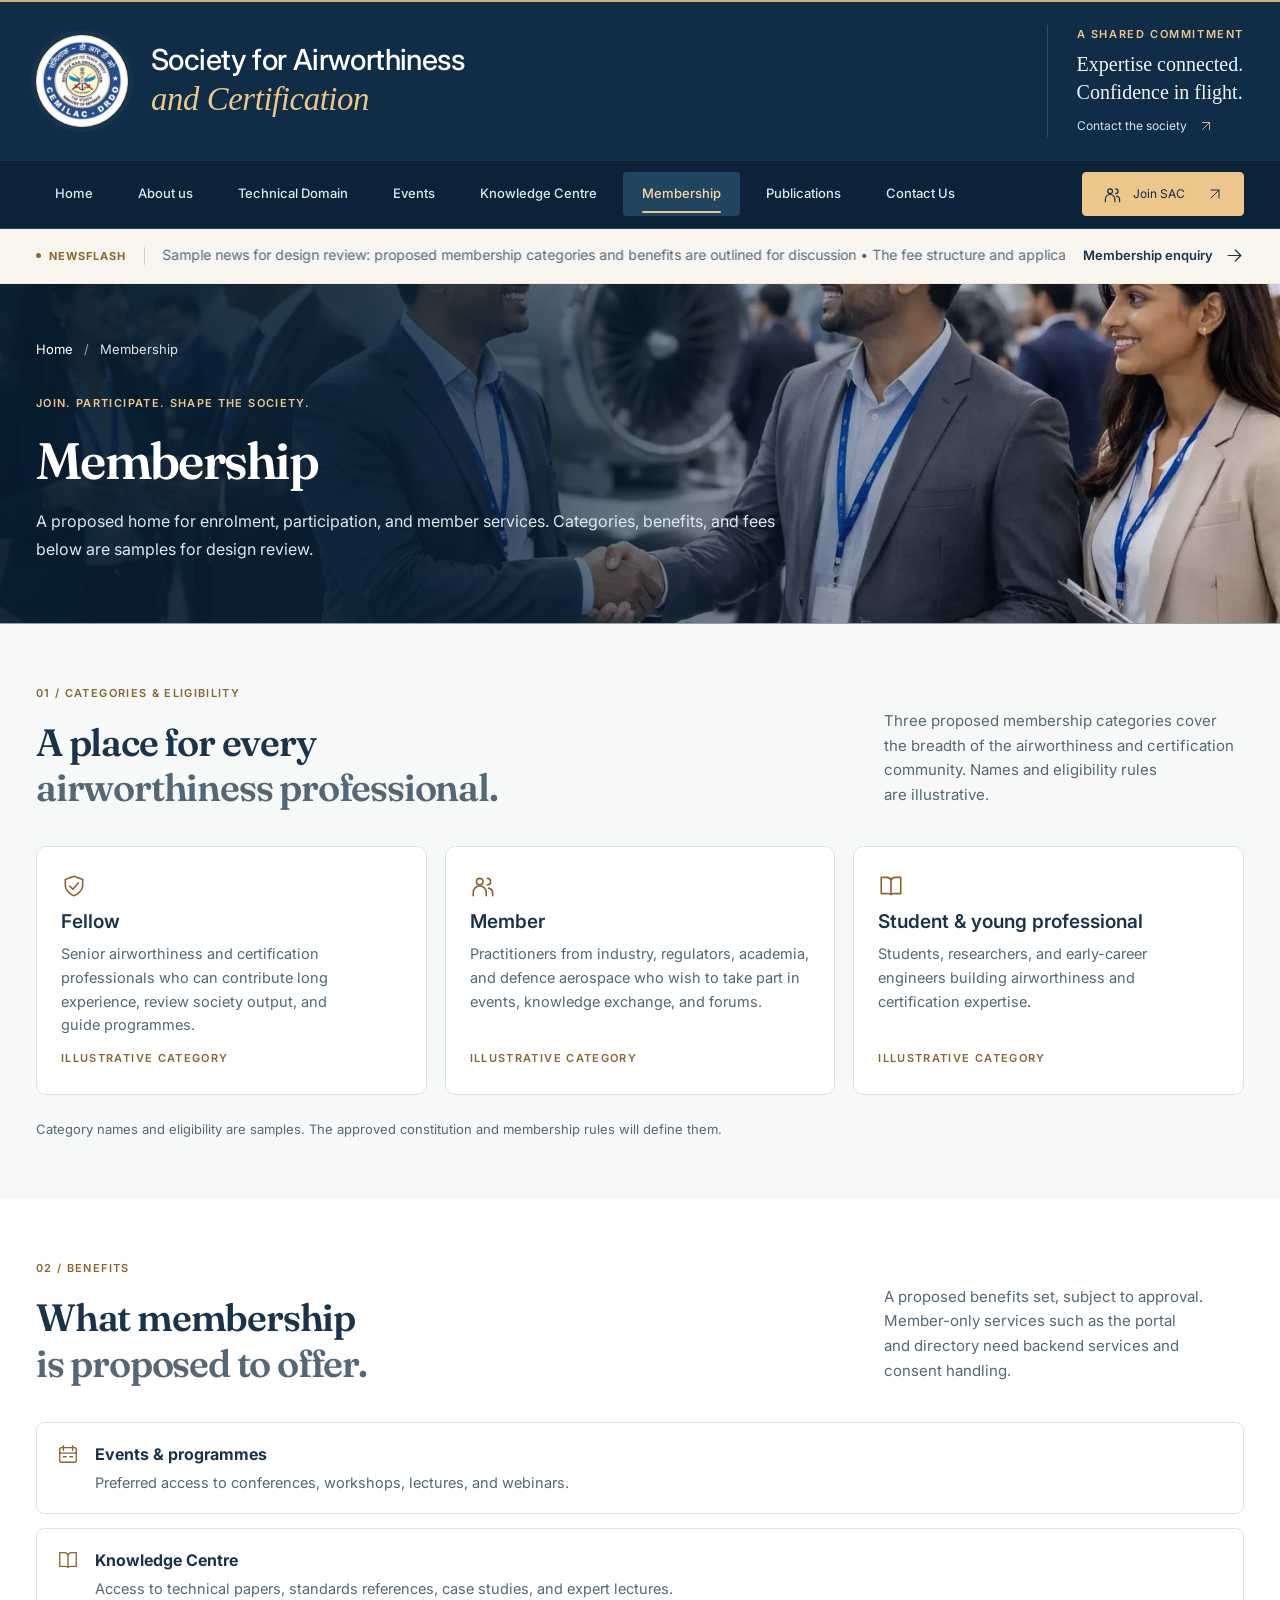
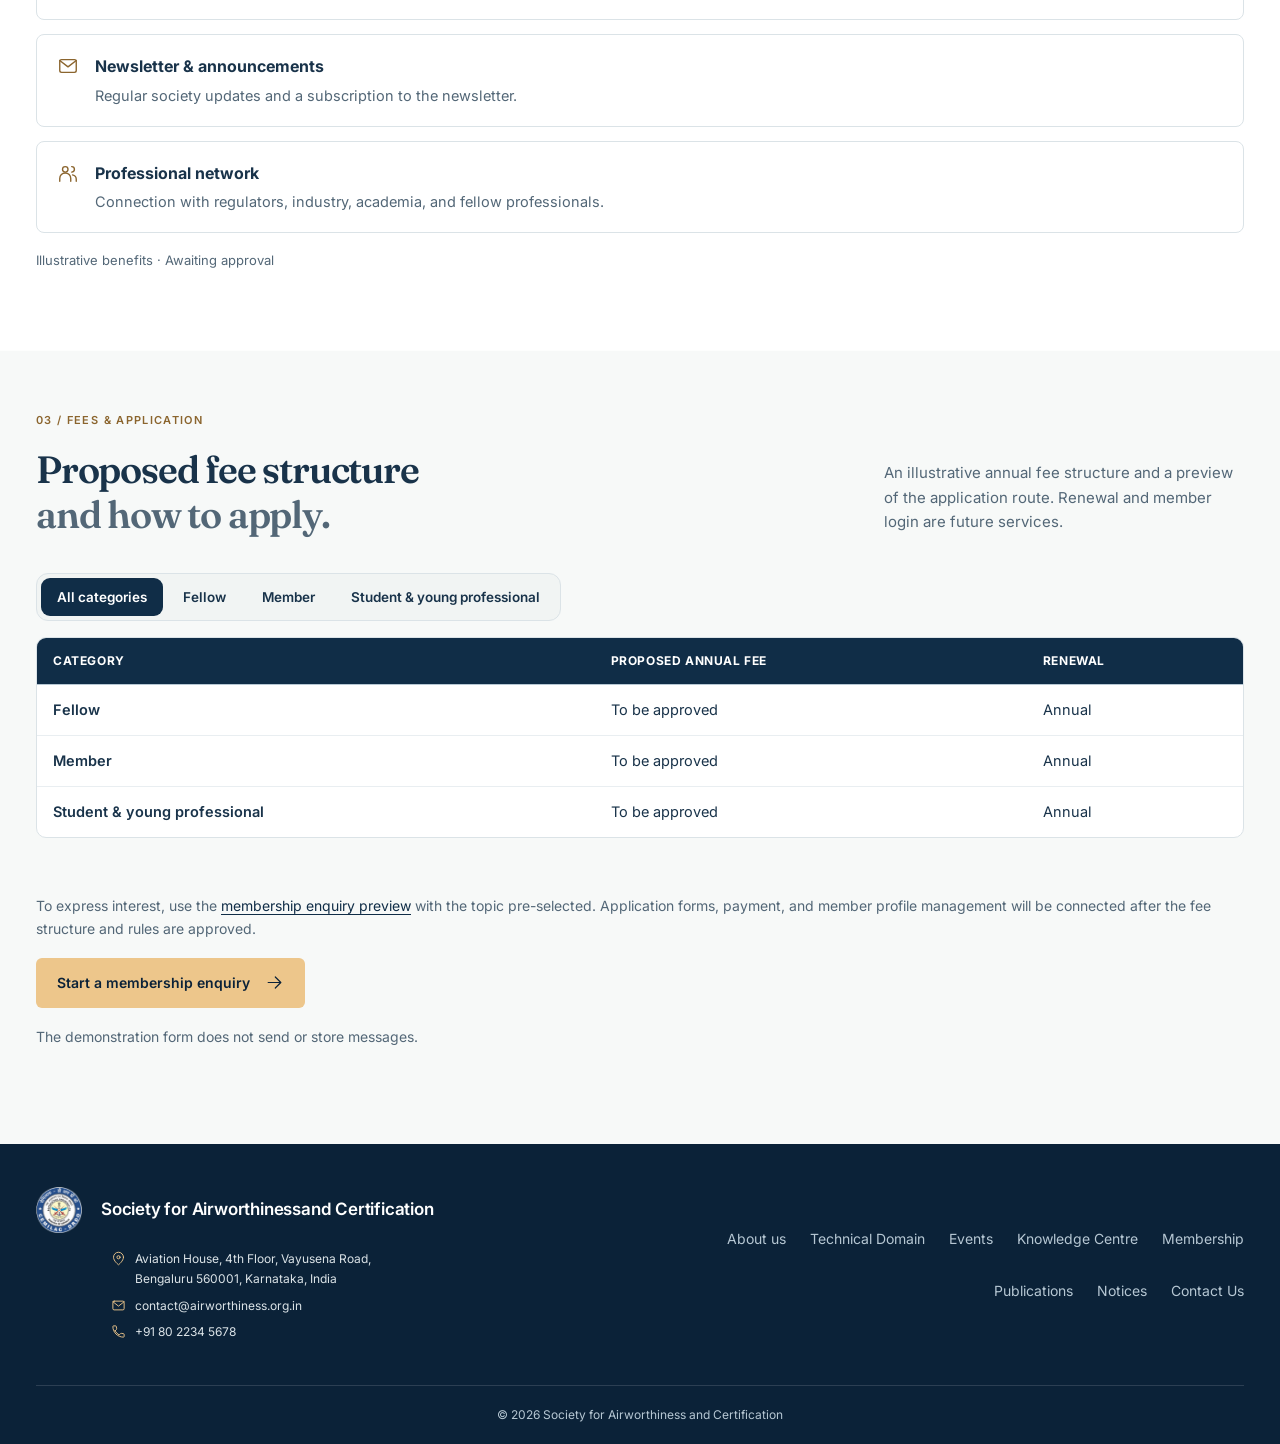
<file: multipage/pages/membership.html>
<!DOCTYPE html>
<html lang="en">
<head>
<meta charset="UTF-8">
<meta name="viewport" content="width=device-width, initial-scale=1">
<meta name="description" content="Membership information for the Society for Airworthiness and Certification: proposed categories, benefits, fee structure, and application preview.">
<meta name="theme-color" content="#102d47">
<title>Membership | Society for Airworthiness and Certification</title>
<meta property="og:title" content="Membership | Society for Airworthiness and Certification">
<meta property="og:description" content="Proposed membership categories, benefits, and application routes for the Society for Airworthiness and Certification.">
<meta property="og:type" content="website">
<meta property="og:image" content="../assets/images/cemilac_logo.png">
<meta name="twitter:card" content="summary">
<link rel="icon" type="image/svg+xml" href="../assets/images/favicon.svg">
<link rel="icon" href="../assets/images/cemilac_logo.png" type="image/jpeg" sizes="any">
<link rel="apple-touch-icon" href="../assets/images/cemilac_logo.png">
<link rel="manifest" href="../site.webmanifest">
<link rel="preconnect" href="https://fonts.googleapis.com">
<link rel="preconnect" href="https://fonts.gstatic.com" crossorigin>
<link rel="stylesheet" href="https://fonts.googleapis.com/css2?family=Fraunces:ital,opsz,wght@0,9..144,400..700;1,9..144,400..700&family=Inter:wght@400;500;600;700&display=swap">
<link rel="stylesheet" href="../assets/css/styles.css">
<link rel="stylesheet" href="../assets/css/theme.css">
<script src="../assets/js/site.js" defer></script>
</head>
<body class="inner-page">
<svg class="icon-definitions" xmlns="http://www.w3.org/2000/svg" aria-hidden="true">
<defs>
<symbol id="arrow" viewBox="0 0 24 24"><path d="M4 12h15M13 5l7 7-7 7"/></symbol>
<symbol id="arrow-up" viewBox="0 0 24 24">
<path d="M6 18 18 6M6 6h12v12"/>
</symbol>
<symbol id="book" viewBox="0 0 24 24"><path d="M12 5v15M3 4h5a4 4 0 0 1 4 3 4 4 0 0 1 4-3h5v15h-5a5 5 0 0 0-4 1 5 5 0 0 0-4-1H3Z"/></symbol>
<symbol id="shield" viewBox="0 0 24 24"><path d="m12 3 8 3v6c0 4-5 8-8 9-3-1-8-5-8-9V6Z"/><path d="m8 12 3 3 5-6"/></symbol>
<symbol id="people" viewBox="0 0 24 24"><circle cx="9" cy="8" r="3"/><path d="M3 21v-3a6 6 0 0 1 12 0v3M16 5a3 3 0 0 1 0 6M17 14a5 5 0 0 1 4 5v2"/></symbol>
<symbol id="document" viewBox="0 0 24 24"><path d="M14 3H5v18h14V8ZM14 3v6h5M8 13h8M8 17h5"/></symbol>
<symbol id="calendar" viewBox="0 0 24 24"><rect x="3" y="5" width="18" height="16" rx="2"/><path d="M7 3v5M17 3v5M3 11h18M7 15h3M14 15h3"/></symbol>
<symbol id="mail" viewBox="0 0 24 24"><rect x="3" y="5" width="18" height="14" rx="2"/><path d="m3 6 9 7 9-7"/></symbol>
<symbol id="pin" viewBox="0 0 24 24"><path d="M20 10c0 6-8 12-8 12S4 16 4 10a8 8 0 1 1 16 0Z"/><circle cx="12" cy="10" r="2.5"/></symbol>
<symbol id="search" viewBox="0 0 24 24"><circle cx="10.5" cy="10.5" r="6.5"/><path d="m16 16 5 5"/></symbol>
<symbol id="flight" viewBox="0 0 24 24"><path d="m3 15 7-3V5c0-3 4-3 4 0v7l7 3v3l-7-2v4l2 1v1l-4-1-4 1v-1l2-1v-4l-7 2Z"/></symbol>
</defs>
</svg>
<a class="skip-link" href="#main">Skip to content</a>
<header class="site-header" id="page-top">
<div class="page-width masthead">
<a class="brand" href="../index.html" aria-label="Society for Airworthiness and Certification home">
<span class="brand-seal"><img src="../assets/images/cemilac_logo.png" width="80" height="80" alt="CEMILAC logo"></span>
<span class="brand-lockup"><span class="brand-name">Society for Airworthiness<span>and Certification</span>
</span></span>
</a>
<div class="brand-note"><span class="small-caps">A shared commitment</span><p class="brand-promise">Expertise connected.<br>Confidence in flight.</p><a class="header-contact" href="contact.html">Contact the society<svg class="icon small" aria-hidden="true"><use href="#arrow-up"/></svg></a></div>
<button class="menu-toggle" type="button" aria-controls="main-navigation" aria-expanded="false" aria-label="Open navigation menu">
<span class="hamburger">
<span>
</span>
<span>
</span>
<span>
</span>
</span>
<span class="menu-label">Menu</span>
</button>
</div>
<div class="navigation-bar">
<nav class="page-width main-navigation" id="main-navigation" aria-label="Main navigation">
<a href="../index.html" class="nav-link">Home</a>
<a href="about.html" class="nav-link">About us</a>
<a href="e-certification-kit.html" class="nav-link">Technical Domain</a>
<a href="events.html" class="nav-link">Events</a>
<a href="knowledge-centre.html" class="nav-link">Knowledge Centre</a>
<a href="membership.html" class="nav-link active" aria-current="page">Membership</a>
<a href="publications.html" class="nav-link">Publications</a>
<a href="contact.html" class="nav-link">Contact Us</a>
<a href="membership.html#join" class="nav-kit">
<svg class="icon">
<use href="#people"/>
</svg>Join SAC<svg class="icon small">
<use href="#arrow-up"/>
</svg>
</a>
</nav>
</div>
</header>
<div class="news-bar">
<div class="page-width news-inner">
<span class="news-label">
<span class="status-dot">
</span>Newsflash</span>
<p id="news-text">Sample news for design review: proposed membership categories and benefits are outlined for discussion &bull; The fee structure and application routes are illustrative &bull; Member services such as the portal and directory await approval &bull; Enquiries use the demonstration form and are not sent</p>
<a href="contact.html?topic=members" aria-label="Membership enquiry preview">
<span>Membership enquiry</span>
<svg class="icon small">
<use href="#arrow"/>
</svg>
</a>
</div>
</div>
<main id="main">
<section class="page-intro page-hero" aria-labelledby="page-title">
<img class="hero-photo" src="../assets/images/note/membership.jpg" width="1536" height="1024" alt="Aviation professionals meeting and shaking hands at an aerospace exhibition, used as illustrative imagery" fetchpriority="high">
<div class="hero-shade"></div>
<div class="page-width">
<nav class="breadcrumb" aria-label="Breadcrumb">
<a href="../index.html">Home</a>
<span aria-hidden="true">/</span>
<span aria-current="page">Membership</span>
</nav>
<p class="eyebrow">Join. Participate. Shape the society.</p>
<h1 id="page-title">Membership</h1>
<p>A proposed home for enrolment, participation, and member services. Categories, benefits, and fees below are samples for design review.</p>
</div>
</section>
<section class="section page-width" id="join" aria-labelledby="categories-title">
<div class="section-heading">
<div>
<p class="eyebrow">01 / Categories &amp; eligibility</p>
<h2 id="categories-title">A place for every<br><span class="text-muted">airworthiness professional.</span></h2>
</div>
<p>Three proposed membership categories cover the breadth of the airworthiness and certification community. Names and eligibility rules are illustrative.</p>
</div>
<div class="membership-grid">
<article class="home-pillar">
<svg class="icon" aria-hidden="true"><use href="#shield"/></svg>
<h3>Fellow</h3>
<p>Senior airworthiness and certification professionals who can contribute long experience, review society output, and guide programmes.</p>
<span class="small-caps">Illustrative category</span>
</article>
<article class="home-pillar">
<svg class="icon" aria-hidden="true"><use href="#people"/></svg>
<h3>Member</h3>
<p>Practitioners from industry, regulators, academia, and defence aerospace who wish to take part in events, knowledge exchange, and forums.</p>
<span class="small-caps">Illustrative category</span>
</article>
<article class="home-pillar">
<svg class="icon" aria-hidden="true"><use href="#book"/></svg>
<h3>Student &amp; young professional</h3>
<p>Students, researchers, and early-career engineers building airworthiness and certification expertise.</p>
<span class="small-caps">Illustrative category</span>
</article>
</div>
<p class="section-note">Category names and eligibility are samples. The approved constitution and membership rules will define them.</p>
</section>
<section class="section page-width" aria-labelledby="benefits-title">
<div class="section-heading">
<div>
<p class="eyebrow">02 / Benefits</p>
<h2 id="benefits-title">What membership<br><span class="text-muted">is proposed to offer.</span></h2>
</div>
<p>A proposed benefits set, subject to approval. Member-only services such as the portal and directory need backend services and consent handling.</p>
</div>
<div class="domain-topics">
<div class="domain-topic"><svg class="icon" aria-hidden="true"><use href="#calendar"/></svg><div><strong>Events &amp; programmes</strong><p>Preferred access to conferences, workshops, lectures, and webinars.</p></div></div>
<div class="domain-topic"><svg class="icon" aria-hidden="true"><use href="#book"/></svg><div><strong>Knowledge Centre</strong><p>Access to technical papers, standards references, case studies, and expert lectures.</p></div></div>
<div class="domain-topic"><svg class="icon" aria-hidden="true"><use href="#mail"/></svg><div><strong>Newsletter &amp; announcements</strong><p>Regular society updates and a subscription to the newsletter.</p></div></div>
<div class="domain-topic"><svg class="icon" aria-hidden="true"><use href="#people"/></svg><div><strong>Professional network</strong><p>Connection with regulators, industry, academia, and fellow professionals.</p></div></div>
</div>
<p class="content-note">Illustrative benefits · Awaiting approval</p>
</section>
<section class="section page-width" aria-labelledby="fees-title">
<div class="section-heading">
<div>
<p class="eyebrow">03 / Fees &amp; application</p>
<h2 id="fees-title">Proposed fee structure<br><span class="text-muted">and how to apply.</span></h2>
</div>
<p>An illustrative annual fee structure and a preview of the application route. Renewal and member login are future services.</p>
</div>
<div class="fee-filter" hidden>
<button type="button" class="fee-filter-button is-active" aria-pressed="true" data-fee="all">All categories</button>
<button type="button" class="fee-filter-button" aria-pressed="false" data-fee="fellow">Fellow</button>
<button type="button" class="fee-filter-button" aria-pressed="false" data-fee="member">Member</button>
<button type="button" class="fee-filter-button" aria-pressed="false" data-fee="student">Student &amp; young professional</button>
</div>
<div class="table-scroll">
<table class="fee-table">
<thead><tr><th scope="col">Category</th><th scope="col">Proposed annual fee</th><th scope="col">Renewal</th></tr></thead>
<tbody>
<tr data-fee="fellow"><td>Fellow</td><td>To be approved</td><td>Annual</td></tr>
<tr data-fee="member"><td>Member</td><td>To be approved</td><td>Annual</td></tr>
<tr data-fee="student"><td>Student &amp; young professional</td><td>To be approved</td><td>Annual</td></tr>
</tbody>
</table>
</div>
<div class="about-followup">
<p>To express interest, use the <a href="contact.html?topic=members">membership enquiry preview</a> with the topic pre-selected. Application forms, payment, and member profile management will be connected after the fee structure and rules are approved.</p>
<p><a class="button button-gold" href="contact.html?topic=members">Start a membership enquiry<svg class="icon small" aria-hidden="true"><use href="#arrow"/></svg></a></p>
<p class="content-note">The demonstration form does not send or store messages.</p>
</div>
</section>
<footer class="site-footer">
<div class="page-width footer-main">
<div>
<a class="brand footer-brand" href="../index.html">
<img src="../assets/images/cemilac_logo.png" width="60" height="60" alt="CEMILAC logo" loading="lazy" decoding="async">
<span class="brand-name">Society for Airworthiness<span>and Certification</span>
</span>
</a>
<ul class="footer-contact">
<li><svg class="icon" aria-hidden="true"><use href="#pin"/></svg><span>Aviation House, 4th Floor, Vayusena Road,<br>Bengaluru 560001, Karnataka, India</span></li>
<li><svg class="icon" aria-hidden="true"><use href="#mail"/></svg><a href="mailto:contact@airworthiness.org.in">contact@airworthiness.org.in</a></li>
<li><svg class="icon" viewBox="0 0 24 24" aria-hidden="true"><path d="M6.62 10.79c1.44 2.83 3.76 5.14 6.59 6.59l2.2-2.2c.27-.27.67-.36 1.02-.24 1.12.37 2.33.57 3.57.57.55 0 1 .45 1 1V20c0 .55-.45 1-1 1-9.39 0-17-7.61-17-17 0-.55.45-1 1-1h3.5c.55 0 1 .45 1 1 0 1.25.2 2.45.57 3.57.11.35.03.74-.24 1.02l-2.2 2.2Z"/></svg><a href="tel:+918022345678">+91 80 2234 5678</a></li>
</ul>
</div>
<nav aria-label="Footer navigation">
<a href="about.html">About us</a>
<a href="e-certification-kit.html">Technical Domain</a>
<a href="events.html">Events</a>
<a href="knowledge-centre.html">Knowledge Centre</a>
<a href="membership.html">Membership</a>
<a href="publications.html">Publications</a>
<a href="notices.html">Notices</a>
<a href="contact.html">Contact Us</a>
</nav>
</div>
<div class="page-width footer-bottom">
<span>© <span id="copyright-year">2026</span> Society for Airworthiness and Certification</span>
</div>
</footer>
<noscript>
<div class="noscript-note">All membership information works without JavaScript. The enquiry form is a demonstration and remains disabled.</div>
</noscript>


</main>

</body>
</html>
</file>
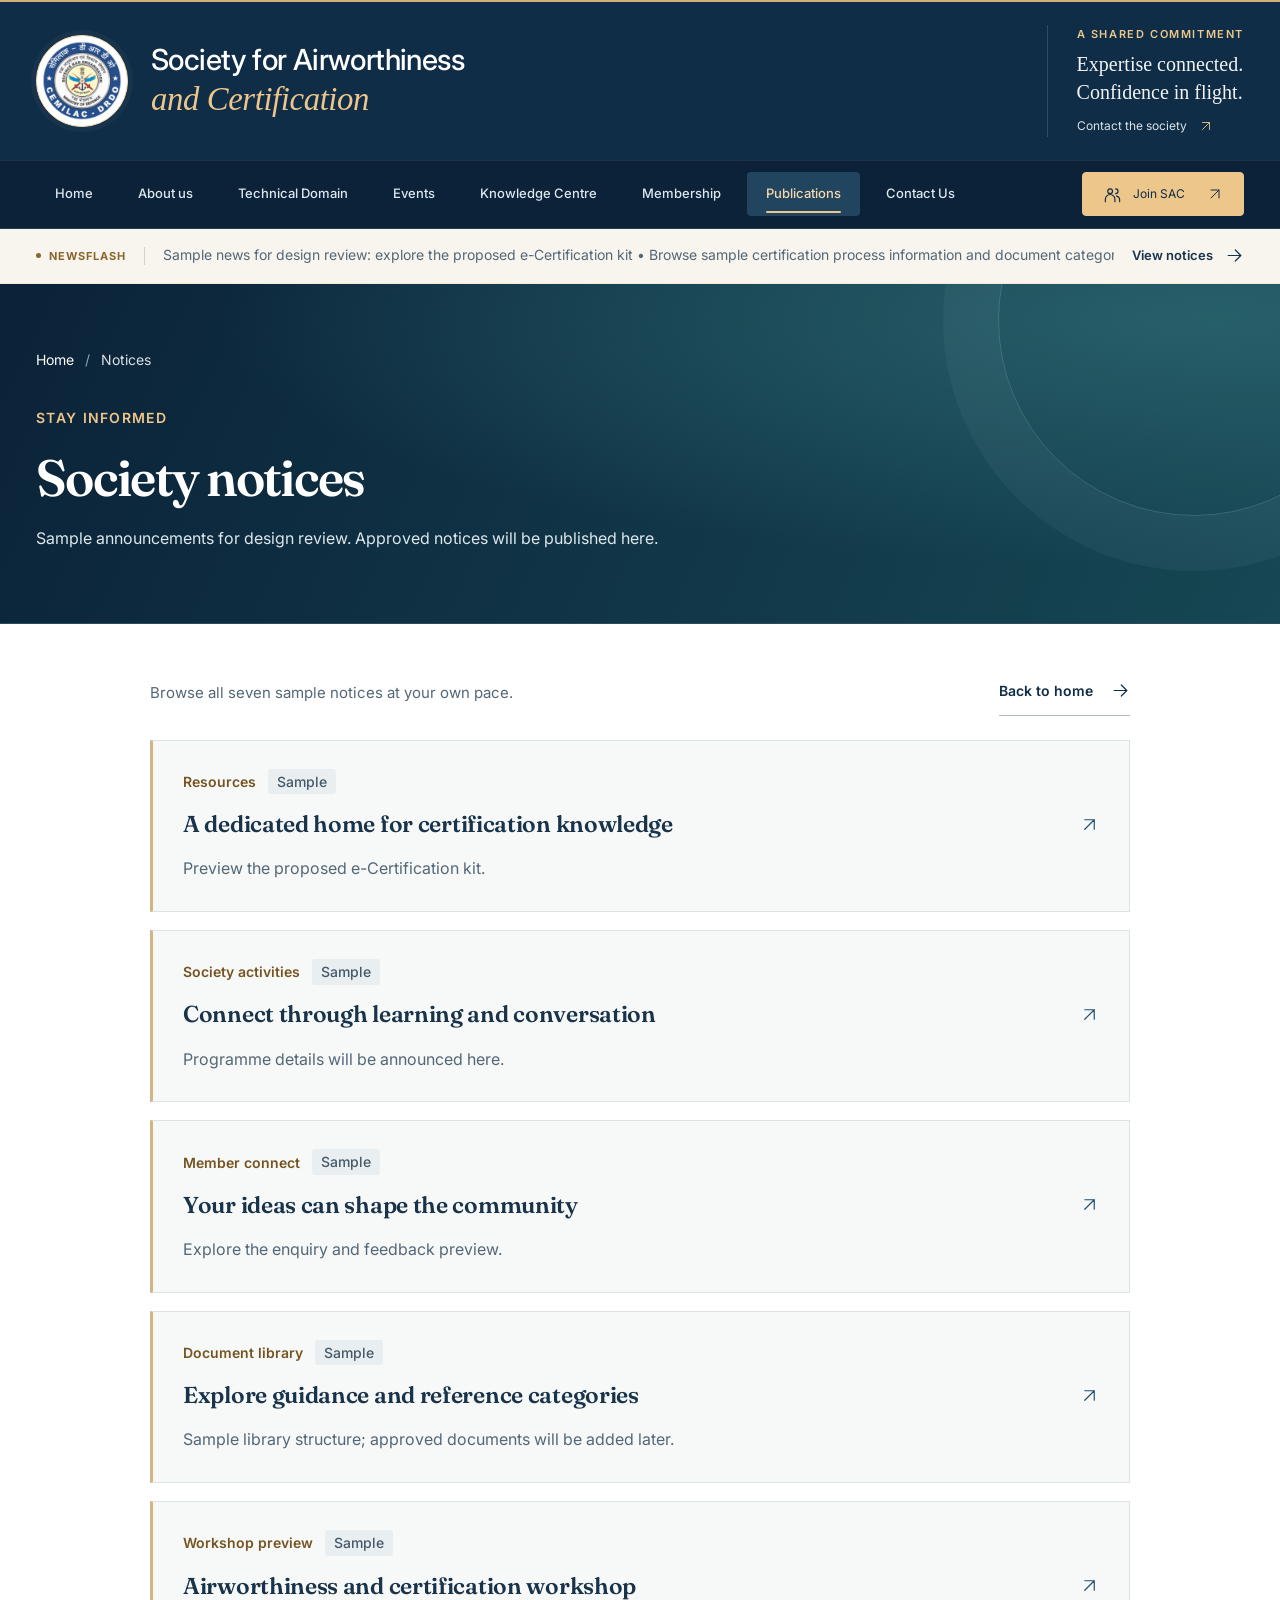
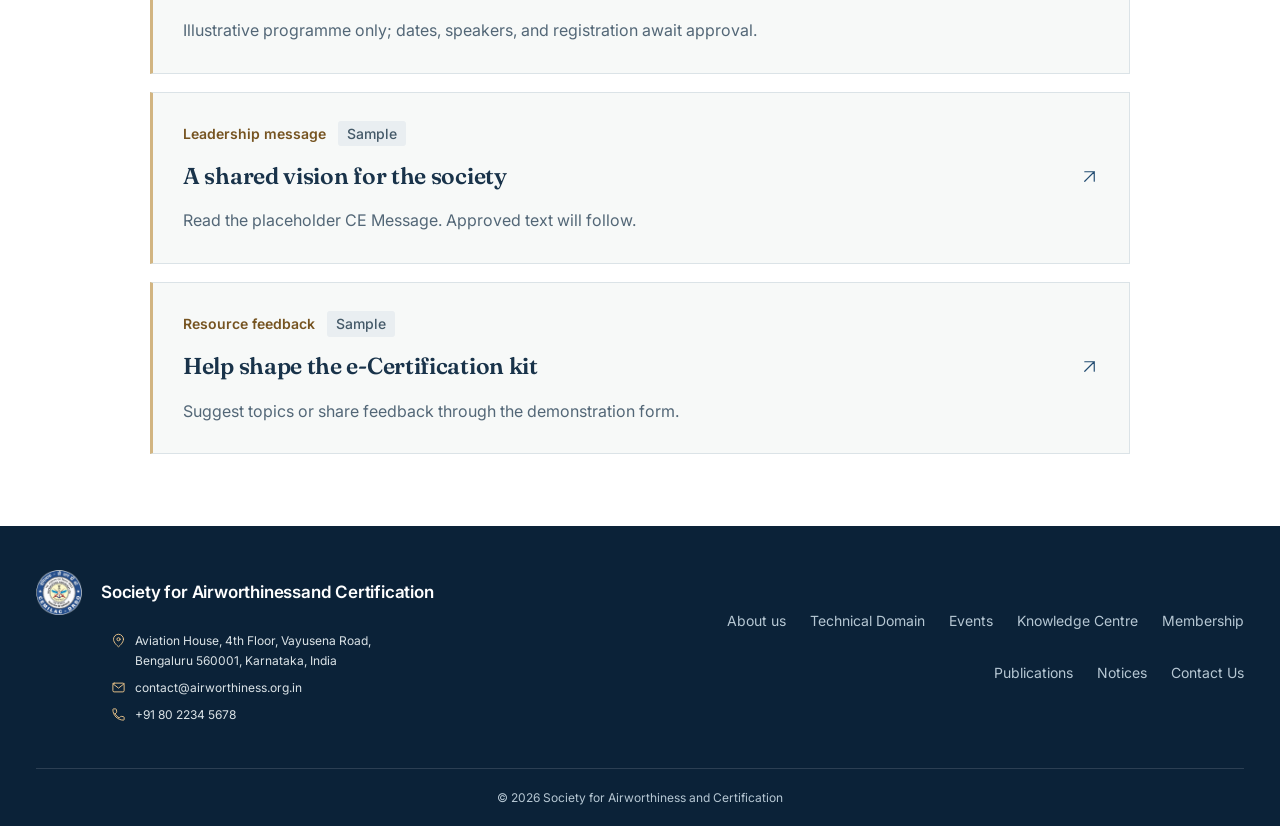
<file: multipage/pages/notices.html>
<!DOCTYPE html>
<html lang="en">
<head>
<meta charset="UTF-8">
<meta name="viewport" content="width=device-width, initial-scale=1">
<meta name="description" content="Read sample announcements and society notices from the Society for Airworthiness and Certification.">
<meta name="theme-color" content="#102d47">
<title>Society notices | Society for Airworthiness and Certification</title>
<meta property="og:title" content="Society notices | Society for Airworthiness and Certification">
<meta property="og:description" content="Read sample announcements and society notices from the Society for Airworthiness and Certification.">
<meta property="og:type" content="website">
<meta property="og:image" content="../assets/images/cemilac_logo.png">
<meta name="twitter:card" content="summary">
<link rel="icon" type="image/svg+xml" href="../assets/images/favicon.svg">
<link rel="icon" href="../assets/images/cemilac_logo.png" type="image/png" sizes="any">
<link rel="apple-touch-icon" href="../assets/images/cemilac_logo.png">
<link rel="manifest" href="../site.webmanifest">
<link rel="preconnect" href="https://fonts.googleapis.com">
<link rel="preconnect" href="https://fonts.gstatic.com" crossorigin>
<link rel="stylesheet" href="https://fonts.googleapis.com/css2?family=Fraunces:ital,opsz,wght@0,9..144,400..700;1,9..144,400..700&family=Inter:wght@400;500;600;700&display=swap">
<link rel="stylesheet" href="../assets/css/styles.css">
<link rel="stylesheet" href="../assets/css/theme.css">
<script src="../assets/js/site.js" defer></script>
<link rel="stylesheet" href="../assets/css/notices.css">
</head>
<body class="inner-page notices-page">
<svg class="icon-definitions" xmlns="http://www.w3.org/2000/svg" aria-hidden="true">
<defs>
<symbol id="arrow" viewBox="0 0 24 24">
<path d="M4 12h15M13 5l7 7-7 7"/>
</symbol>
<symbol id="arrow-up" viewBox="0 0 24 24">
<path d="M6 18 18 6M6 6h12v12"/>
</symbol>
<symbol id="book" viewBox="0 0 24 24">
<path d="M12 5v15M3 4h5a4 4 0 0 1 4 3 4 4 0 0 1 4-3h5v15h-5a5 5 0 0 0-4 1 5 5 0 0 0-4-1H3Z"/>
</symbol>
<symbol id="shield" viewBox="0 0 24 24">
<path d="m12 3 8 3v6c0 4-5 8-8 9-3-1-8-5-8-9V6Z"/>
<path d="m8 12 3 3 5-6"/>
</symbol>
<symbol id="people" viewBox="0 0 24 24">
<circle cx="9" cy="8" r="3"/>
<path d="M3 21v-3a6 6 0 0 1 12 0v3M16 5a3 3 0 0 1 0 6M17 14a5 5 0 0 1 4 5v2"/>
</symbol>
<symbol id="document" viewBox="0 0 24 24">
<path d="M14 3H5v18h14V8ZM14 3v6h5M8 13h8M8 17h5"/>
</symbol>
<symbol id="calendar" viewBox="0 0 24 24">
<rect x="3" y="5" width="18" height="16" rx="2"/>
<path d="M7 3v5M17 3v5M3 11h18M7 15h3M14 15h3"/>
</symbol>
<symbol id="mail" viewBox="0 0 24 24">
<rect x="3" y="5" width="18" height="14" rx="2"/>
<path d="m3 6 9 7 9-7"/>
</symbol>
<symbol id="pin" viewBox="0 0 24 24">
<path d="M20 10c0 6-8 12-8 12S4 16 4 10a8 8 0 1 1 16 0Z"/>
<circle cx="12" cy="10" r="2.5"/>
</symbol>
<symbol id="search" viewBox="0 0 24 24">
<circle cx="10.5" cy="10.5" r="6.5"/>
<path d="m16 16 5 5"/>
</symbol>
<symbol id="flight" viewBox="0 0 24 24">
<path d="m3 15 7-3V5c0-3 4-3 4 0v7l7 3v3l-7-2v4l2 1v1l-4-1-4 1v-1l2-1v-4l-7 2Z"/>
</symbol>
</defs>
</svg>
<a class="skip-link" href="#main">Skip to content</a>
<header class="site-header" id="page-top">
<div class="page-width masthead">
<a class="brand" href="../index.html" aria-label="Society for Airworthiness and Certification home">
<span class="brand-seal"><img src="../assets/images/cemilac_logo.png" width="80" height="80" alt="CEMILAC logo"></span>
<span class="brand-lockup"><span class="brand-name">Society for Airworthiness<span>and Certification</span>
</span></span>
</a>
<div class="brand-note"><span class="small-caps">A shared commitment</span><p class="brand-promise">Expertise connected.<br>Confidence in flight.</p><a class="header-contact" href="contact.html">Contact the society<svg class="icon small" aria-hidden="true"><use href="#arrow-up"/></svg></a></div>
<button class="menu-toggle" type="button" aria-controls="main-navigation" aria-expanded="false" aria-label="Open navigation menu">
<span class="hamburger">
<span>
</span>
<span>
</span>
<span>
</span>
</span>
<span class="menu-label">Menu</span>
</button>
</div>
<div class="navigation-bar">
<nav class="page-width main-navigation" id="main-navigation" aria-label="Main navigation">
<a href="../index.html" class="nav-link">Home</a>
<a href="about.html" class="nav-link">About us</a>
<a href="e-certification-kit.html" class="nav-link">Technical Domain</a>
<a href="events.html" class="nav-link">Events</a>
<a href="knowledge-centre.html" class="nav-link">Knowledge Centre</a>
<a href="membership.html" class="nav-link">Membership</a>
<a href="publications.html" class="nav-link active" aria-current="page">Publications</a>
<a href="contact.html" class="nav-link">Contact Us</a>
<a href="membership.html#join" class="nav-kit">
<svg class="icon">
<use href="#people"/>
</svg>Join SAC<svg class="icon small">
<use href="#arrow-up"/>
</svg>
</a>
</nav>
</div>
</header>
<div class="news-bar">
<div class="page-width news-inner">
<span class="news-label">
<span class="status-dot">
</span>Newsflash</span>
<p id="news-text">Sample news for design review: explore the proposed e-Certification kit &bull; Browse sample certification process information and document categories &bull; View illustrative workshop and technical-session programmes &bull; Read the placeholder CE Message and meet the proposed dignitary profiles &bull; Share ideas for future resources through the enquiry and feedback preview &bull; All announcements and programme details are samples awaiting approval</p>
<a href="notices.html" aria-label="View society notices">
<span>View notices</span>
<svg class="icon small">
<use href="#arrow"/>
</svg>
</a>
</div>
</div>
<main id="main">
<section class="page-intro" aria-labelledby="page-title">
<div class="page-width">
<nav class="breadcrumb" aria-label="Breadcrumb"><a href="../index.html">Home</a><span aria-hidden="true">/</span><span>Notices</span></nav>
<p class="eyebrow">Stay informed</p>
<h1 id="page-title">Society notices</h1>
<p>Sample announcements for design review. Approved notices will be published here.</p>
</div>
</section>
<section class="page-width notices-content" aria-label="All sample society notices">
<div class="notices-context"><p>Browse all seven sample notices at your own pace.</p><a class="text-link" href="../index.html#notices">Back to home<svg class="icon small" aria-hidden="true"><use href="#arrow"/></svg></a></div>
<ol class="notices-archive">
<li>
<article class="archive-notice" aria-labelledby="notice-1-title">
<p class="archive-notice-meta"><span>Resources</span><span class="sample-tag">Sample</span></p>
<h2 id="notice-1-title"><a class="archive-notice-link" href="e-certification-kit.html"><span>A dedicated home for certification knowledge</span><svg class="icon small" aria-hidden="true"><use href="#arrow-up"/></svg></a></h2>
<p class="archive-notice-description">Preview the proposed e-Certification kit.</p>
</article>
</li>
<li>
<article class="archive-notice" aria-labelledby="notice-2-title">
<p class="archive-notice-meta"><span>Society activities</span><span class="sample-tag">Sample</span></p>
<h2 id="notice-2-title"><a class="archive-notice-link" href="events.html"><span>Connect through learning and conversation</span><svg class="icon small" aria-hidden="true"><use href="#arrow-up"/></svg></a></h2>
<p class="archive-notice-description">Programme details will be announced here.</p>
</article>
</li>
<li>
<article class="archive-notice" aria-labelledby="notice-3-title">
<p class="archive-notice-meta"><span>Member connect</span><span class="sample-tag">Sample</span></p>
<h2 id="notice-3-title"><a class="archive-notice-link" href="contact.html"><span>Your ideas can shape the community</span><svg class="icon small" aria-hidden="true"><use href="#arrow-up"/></svg></a></h2>
<p class="archive-notice-description">Explore the enquiry and feedback preview.</p>
</article>
</li>
<li>
<article class="archive-notice" aria-labelledby="notice-4-title">
<p class="archive-notice-meta"><span>Document library</span><span class="sample-tag">Sample</span></p>
<h2 id="notice-4-title"><a class="archive-notice-link" href="e-certification-kit.html"><span>Explore guidance and reference categories</span><svg class="icon small" aria-hidden="true"><use href="#arrow-up"/></svg></a></h2>
<p class="archive-notice-description">Sample library structure; approved documents will be added later.</p>
</article>
</li>
<li>
<article class="archive-notice" aria-labelledby="notice-5-title">
<p class="archive-notice-meta"><span>Workshop preview</span><span class="sample-tag">Sample</span></p>
<h2 id="notice-5-title"><a class="archive-notice-link" href="events.html"><span>Airworthiness and certification workshop</span><svg class="icon small" aria-hidden="true"><use href="#arrow-up"/></svg></a></h2>
<p class="archive-notice-description">Illustrative programme only; dates, speakers, and registration await approval.</p>
</article>
</li>
<li>
<article class="archive-notice" aria-labelledby="notice-6-title">
<p class="archive-notice-meta"><span>Leadership message</span><span class="sample-tag">Sample</span></p>
<h2 id="notice-6-title"><a class="archive-notice-link" href="about.html#ce-message"><span>A shared vision for the society</span><svg class="icon small" aria-hidden="true"><use href="#arrow-up"/></svg></a></h2>
<p class="archive-notice-description">Read the placeholder CE Message. Approved text will follow.</p>
</article>
</li>
<li>
<article class="archive-notice" aria-labelledby="notice-7-title">
<p class="archive-notice-meta"><span>Resource feedback</span><span class="sample-tag">Sample</span></p>
<h2 id="notice-7-title"><a class="archive-notice-link" href="contact.html?topic=feedback"><span>Help shape the e-Certification kit</span><svg class="icon small" aria-hidden="true"><use href="#arrow-up"/></svg></a></h2>
<p class="archive-notice-description">Suggest topics or share feedback through the demonstration form.</p>
</article>
</li>
</ol>
</section>
</main>
<footer class="site-footer">
<div class="page-width footer-main">
<div>
<a class="brand footer-brand" href="../index.html">
<img src="../assets/images/cemilac_logo.png" width="60" height="60" alt="CEMILAC logo" decoding="async">
<span class="brand-name">Society for Airworthiness<span>and Certification</span>
</span>
</a>
<ul class="footer-contact">
<li><svg class="icon" aria-hidden="true"><use href="#pin"/></svg><span>Aviation House, 4th Floor, Vayusena Road,<br>Bengaluru 560001, Karnataka, India</span></li>
<li><svg class="icon" aria-hidden="true"><use href="#mail"/></svg><a href="mailto:contact@airworthiness.org.in">contact@airworthiness.org.in</a></li>
<li><svg class="icon" viewBox="0 0 24 24" aria-hidden="true"><path d="M6.62 10.79c1.44 2.83 3.76 5.14 6.59 6.59l2.2-2.2c.27-.27.67-.36 1.02-.24 1.12.37 2.33.57 3.57.57.55 0 1 .45 1 1V20c0 .55-.45 1-1 1-9.39 0-17-7.61-17-17 0-.55.45-1 1-1h3.5c.55 0 1 .45 1 1 0 1.25.2 2.45.57 3.57.11.35.03.74-.24 1.02l-2.2 2.2Z"/></svg><a href="tel:+918022345678">+91 80 2234 5678</a></li>
</ul>
</div>
<nav aria-label="Footer navigation">
<a href="about.html">About us</a>
<a href="e-certification-kit.html">Technical Domain</a>
<a href="events.html">Events</a>
<a href="knowledge-centre.html">Knowledge Centre</a>
<a href="membership.html">Membership</a>
<a href="publications.html">Publications</a>
<a href="notices.html">Notices</a>
<a href="contact.html">Contact Us</a>
</nav>
</div>
<div class="page-width footer-bottom">
<span>© <span id="copyright-year">2026</span> Society for Airworthiness and Certification</span>
</div>
</footer>
<noscript>
<div class="noscript-note">All pages and navigation work without JavaScript. Resource filtering and programme previews need JavaScript. The demonstration form remains disabled.</div>
</noscript>
</body>
</html>
</file>
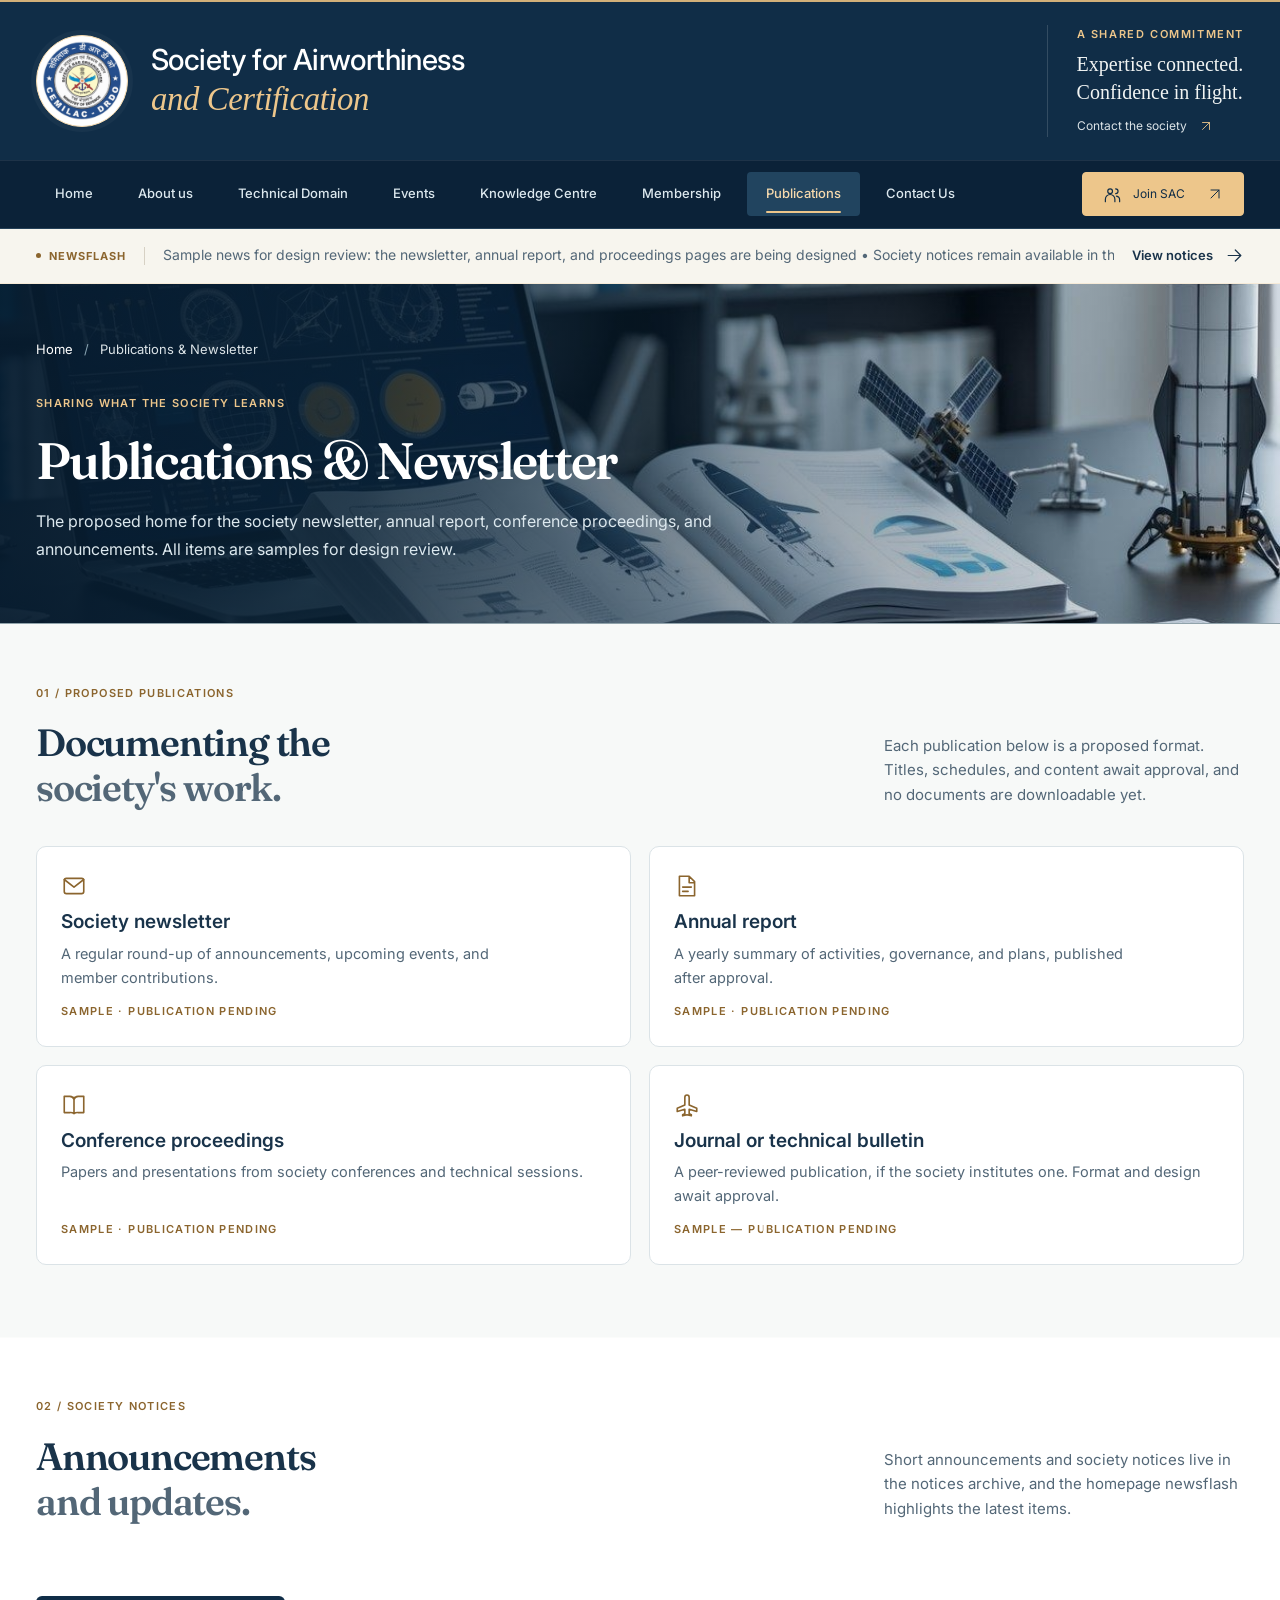
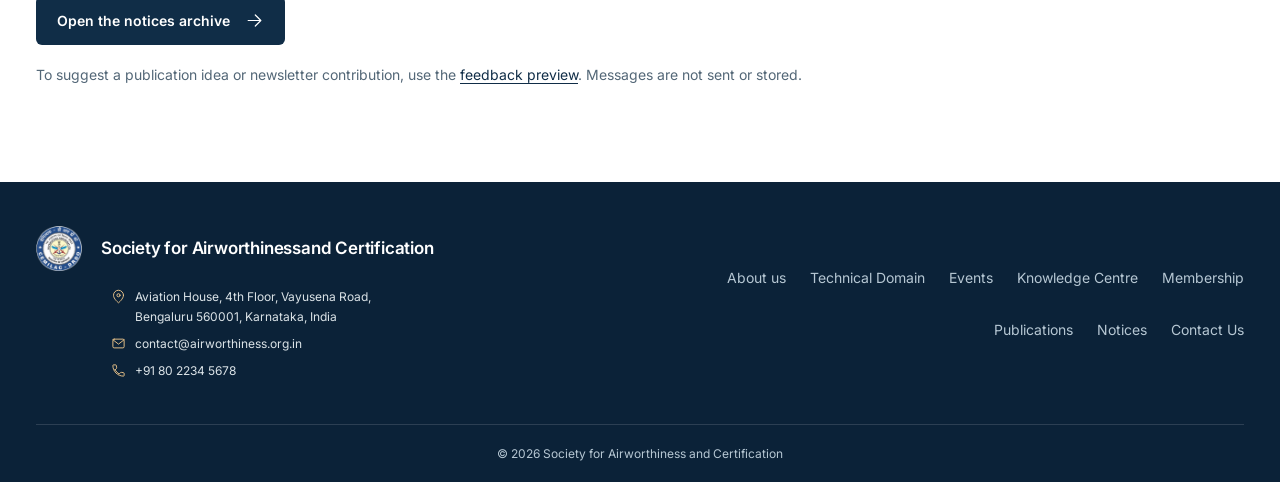
<file: multipage/pages/publications.html>
<!DOCTYPE html>
<html lang="en">
<head>
<meta charset="UTF-8">
<meta name="viewport" content="width=device-width, initial-scale=1">
<meta name="description" content="Publications of the Society for Airworthiness and Certification: proposed newsletter, annual report, conference proceedings, and society notices.">
<meta name="theme-color" content="#102d47">
<title>Publications &amp; Newsletter | Society for Airworthiness and Certification</title>
<meta property="og:title" content="Publications &amp; Newsletter | Society for Airworthiness and Certification">
<meta property="og:description" content="Proposed newsletter, annual report, proceedings, and notices from the Society for Airworthiness and Certification.">
<meta property="og:type" content="website">
<meta property="og:image" content="../assets/images/cemilac_logo.png">
<meta name="twitter:card" content="summary">
<link rel="icon" type="image/svg+xml" href="../assets/images/favicon.svg">
<link rel="icon" href="../assets/images/cemilac_logo.png" type="image/jpeg" sizes="any">
<link rel="apple-touch-icon" href="../assets/images/cemilac_logo.png">
<link rel="manifest" href="../site.webmanifest">
<link rel="preconnect" href="https://fonts.googleapis.com">
<link rel="preconnect" href="https://fonts.gstatic.com" crossorigin>
<link rel="stylesheet" href="https://fonts.googleapis.com/css2?family=Fraunces:ital,opsz,wght@0,9..144,400..700;1,9..144,400..700&family=Inter:wght@400;500;600;700&display=swap">
<link rel="stylesheet" href="../assets/css/styles.css">
<link rel="stylesheet" href="../assets/css/theme.css">
<script src="../assets/js/site.js" defer></script>
</head>
<body class="inner-page">
<svg class="icon-definitions" xmlns="http://www.w3.org/2000/svg" aria-hidden="true">
<defs>
<symbol id="arrow" viewBox="0 0 24 24"><path d="M4 12h15M13 5l7 7-7 7"/></symbol>
<symbol id="arrow-up" viewBox="0 0 24 24">
<path d="M6 18 18 6M6 6h12v12"/>
</symbol>
<symbol id="book" viewBox="0 0 24 24"><path d="M12 5v15M3 4h5a4 4 0 0 1 4 3 4 4 0 0 1 4-3h5v15h-5a5 5 0 0 0-4 1 5 5 0 0 0-4-1H3Z"/></symbol>
<symbol id="shield" viewBox="0 0 24 24"><path d="m12 3 8 3v6c0 4-5 8-8 9-3-1-8-5-8-9V6Z"/><path d="m8 12 3 3 5-6"/></symbol>
<symbol id="people" viewBox="0 0 24 24"><circle cx="9" cy="8" r="3"/><path d="M3 21v-3a6 6 0 0 1 12 0v3M16 5a3 3 0 0 1 0 6M17 14a5 5 0 0 1 4 5v2"/></symbol>
<symbol id="document" viewBox="0 0 24 24"><path d="M14 3H5v18h14V8ZM14 3v6h5M8 13h8M8 17h5"/></symbol>
<symbol id="calendar" viewBox="0 0 24 24"><rect x="3" y="5" width="18" height="16" rx="2"/><path d="M7 3v5M17 3v5M3 11h18M7 15h3M14 15h3"/></symbol>
<symbol id="mail" viewBox="0 0 24 24"><rect x="3" y="5" width="18" height="14" rx="2"/><path d="m3 6 9 7 9-7"/></symbol>
<symbol id="pin" viewBox="0 0 24 24"><path d="M20 10c0 6-8 12-8 12S4 16 4 10a8 8 0 1 1 16 0Z"/><circle cx="12" cy="10" r="2.5"/></symbol>
<symbol id="search" viewBox="0 0 24 24"><circle cx="10.5" cy="10.5" r="6.5"/><path d="m16 16 5 5"/></symbol>
<symbol id="flight" viewBox="0 0 24 24"><path d="m3 15 7-3V5c0-3 4-3 4 0v7l7 3v3l-7-2v4l2 1v1l-4-1-4 1v-1l2-1v-4l-7 2Z"/></symbol>
</defs>
</svg>
<a class="skip-link" href="#main">Skip to content</a>
<header class="site-header" id="page-top">
<div class="page-width masthead">
<a class="brand" href="../index.html" aria-label="Society for Airworthiness and Certification home">
<span class="brand-seal"><img src="../assets/images/cemilac_logo.png" width="80" height="80" alt="CEMILAC logo"></span>
<span class="brand-lockup"><span class="brand-name">Society for Airworthiness<span>and Certification</span>
</span></span>
</a>
<div class="brand-note"><span class="small-caps">A shared commitment</span><p class="brand-promise">Expertise connected.<br>Confidence in flight.</p><a class="header-contact" href="contact.html">Contact the society<svg class="icon small" aria-hidden="true"><use href="#arrow-up"/></svg></a></div>
<button class="menu-toggle" type="button" aria-controls="main-navigation" aria-expanded="false" aria-label="Open navigation menu">
<span class="hamburger">
<span>
</span>
<span>
</span>
<span>
</span>
</span>
<span class="menu-label">Menu</span>
</button>
</div>
<div class="navigation-bar">
<nav class="page-width main-navigation" id="main-navigation" aria-label="Main navigation">
<a href="../index.html" class="nav-link">Home</a>
<a href="about.html" class="nav-link">About us</a>
<a href="e-certification-kit.html" class="nav-link">Technical Domain</a>
<a href="events.html" class="nav-link">Events</a>
<a href="knowledge-centre.html" class="nav-link">Knowledge Centre</a>
<a href="membership.html" class="nav-link">Membership</a>
<a href="publications.html" class="nav-link active" aria-current="page">Publications</a>
<a href="contact.html" class="nav-link">Contact Us</a>
<a href="membership.html#join" class="nav-kit">
<svg class="icon">
<use href="#people"/>
</svg>Join SAC<svg class="icon small">
<use href="#arrow-up"/>
</svg>
</a>
</nav>
</div>
</header>
<div class="news-bar">
<div class="page-width news-inner">
<span class="news-label">
<span class="status-dot">
</span>Newsflash</span>
<p id="news-text">Sample news for design review: the newsletter, annual report, and proceedings pages are being designed &bull; Society notices remain available in the archive &bull; Publication formats and schedules await approval &bull; Share suggestions through the enquiry and feedback preview</p>
<a href="notices.html" aria-label="View all society notices">
<span>View notices</span>
<svg class="icon small">
<use href="#arrow"/>
</svg>
</a>
</div>
</div>
<main id="main">
<section class="page-intro page-hero" aria-labelledby="page-title">
<img class="hero-photo" src="../assets/images/note/publications.jpg" width="1213" height="832" alt="A study desk with a laptop showing a schematic dashboard, an open book of rocket diagrams, and model spacecraft, used as illustrative imagery" fetchpriority="high">
<div class="hero-shade"></div>
<div class="page-width">
<nav class="breadcrumb" aria-label="Breadcrumb">
<a href="../index.html">Home</a>
<span aria-hidden="true">/</span>
<span aria-current="page">Publications &amp; Newsletter</span>
</nav>
<p class="eyebrow">Sharing what the society learns</p>
<h1 id="page-title">Publications &amp; Newsletter</h1>
<p>The proposed home for the society newsletter, annual report, conference proceedings, and announcements. All items are samples for design review.</p>
</div>
</section>
<section class="section page-width" aria-labelledby="pubs-title">
<div class="section-heading">
<div>
<p class="eyebrow">01 / Proposed publications</p>
<h2 id="pubs-title">Documenting the<br><span class="text-muted">society's work.</span></h2>
</div>
<p>Each publication below is a proposed format. Titles, schedules, and content await approval, and no documents are downloadable yet.</p>
</div>
<div class="pub-grid">
<article class="home-pillar">
<svg class="icon" aria-hidden="true"><use href="#mail"/></svg>
<h3>Society newsletter</h3>
<p>A regular round-up of announcements, upcoming events, and member contributions.</p>
<span class="small-caps">Sample · Publication pending</span>
</article>
<article class="home-pillar">
<svg class="icon" aria-hidden="true"><use href="#document"/></svg>
<h3>Annual report</h3>
<p>A yearly summary of activities, governance, and plans, published after approval.</p>
<span class="small-caps">Sample · Publication pending</span>
</article>
<article class="home-pillar">
<svg class="icon" aria-hidden="true"><use href="#book"/></svg>
<h3>Conference proceedings</h3>
<p>Papers and presentations from society conferences and technical sessions.</p>
<span class="small-caps">Sample · Publication pending</span>
</article>
<article class="home-pillar">
<svg class="icon" aria-hidden="true"><use href="#flight"/></svg>
<h3>Journal or technical bulletin</h3>
<p>A peer-reviewed publication, if the society institutes one. Format and design await approval.</p>
<span class="small-caps">Sample &mdash; Publication pending</span>
</article>
</div>
</section>
<section class="section page-width" aria-labelledby="notices-title">
<div class="section-heading">
<div>
<p class="eyebrow">02 / Society notices</p>
<h2 id="notices-title">Announcements<br><span class="text-muted">and updates.</span></h2>
</div>
<p>Short announcements and society notices live in the notices archive, and the homepage newsflash highlights the latest items.</p>
</div>
<div class="about-followup">
<p><a class="button button-navy" href="notices.html">Open the notices archive<svg class="icon small" aria-hidden="true"><use href="#arrow"/></svg></a></p>
<p>To suggest a publication idea or newsletter contribution, use the <a href="contact.html?topic=feedback">feedback preview</a>. Messages are not sent or stored.</p>
</div>
</section>
<footer class="site-footer">
<div class="page-width footer-main">
<div>
<a class="brand footer-brand" href="../index.html">
<img src="../assets/images/cemilac_logo.png" width="60" height="60" alt="CEMILAC logo" loading="lazy" decoding="async">
<span class="brand-name">Society for Airworthiness<span>and Certification</span>
</span>
</a>
<ul class="footer-contact">
<li><svg class="icon" aria-hidden="true"><use href="#pin"/></svg><span>Aviation House, 4th Floor, Vayusena Road,<br>Bengaluru 560001, Karnataka, India</span></li>
<li><svg class="icon" aria-hidden="true"><use href="#mail"/></svg><a href="mailto:contact@airworthiness.org.in">contact@airworthiness.org.in</a></li>
<li><svg class="icon" viewBox="0 0 24 24" aria-hidden="true"><path d="M6.62 10.79c1.44 2.83 3.76 5.14 6.59 6.59l2.2-2.2c.27-.27.67-.36 1.02-.24 1.12.37 2.33.57 3.57.57.55 0 1 .45 1 1V20c0 .55-.45 1-1 1-9.39 0-17-7.61-17-17 0-.55.45-1 1-1h3.5c.55 0 1 .45 1 1 0 1.25.2 2.45.57 3.57.11.35.03.74-.24 1.02l-2.2 2.2Z"/></svg><a href="tel:+918022345678">+91 80 2234 5678</a></li>
</ul>
</div>
<nav aria-label="Footer navigation">
<a href="about.html">About us</a>
<a href="e-certification-kit.html">Technical Domain</a>
<a href="events.html">Events</a>
<a href="knowledge-centre.html">Knowledge Centre</a>
<a href="membership.html">Membership</a>
<a href="publications.html">Publications</a>
<a href="notices.html">Notices</a>
<a href="contact.html">Contact Us</a>
</nav>
</div>
<div class="page-width footer-bottom">
<span>© <span id="copyright-year">2026</span> Society for Airworthiness and Certification</span>
</div>
</footer>
<noscript>
<div class="noscript-note">All publication information works without JavaScript. The feedback form is a demonstration and remains disabled.</div>
</noscript>

</main>

</body>
</html>
</file>
<file: multipage/assets/css/styles.css>
/* Society for Airworthiness and Certification — homepage prototype */
:root{--navy:#102d47;--navy-dark:#0b2238;--blue:#234d72;--ink:#19334a;--muted:#536777;--gold:#edc68b;--gold-dark:#8b652e;--gold-soft:#f5d9ad;--gold-cream:#f6ead7;--gold-muted:#bca47f;--gold-deep:#765421;--paper:#f7f9f8;--surface:#fff;--surface-soft:#f1f4f3;--cream:#f7f5ee;--ice:#dce8ee;--line:#dbe3e7;--line-soft:#e9eef1;--line-strong:#b6c7d3;--shadow-navy:#102d4712;--shadow-navy-faint:#102d4706;--white-a3:#ffffff08;--white-a15:#ffffff26;--overlay-navy:#071f36b8;--gold-transparent:#edc68b00;--error:#b42318;--serif:'Fraunces',Georgia,'Times New Roman',serif;--sans:'Inter','Segoe UI',Arial,sans-serif;--max:1240px}
*{box-sizing:border-box}html{scroll-behavior:smooth;scroll-padding-top:30px}body{margin:0;color:var(--ink);font-family:var(--sans);font-size:15px;line-height:1.65;background:white}button,input,select,textarea{font:inherit}button,a,input,select,textarea{-webkit-tap-highlight-color:transparent}a{color:inherit;text-decoration:none}button{cursor:pointer}img{display:block;max-width:100%}button{color:inherit}h1,h2,h3,p{margin-top:0}h1,h2,h3{line-height:1.2}p{margin-bottom:20px}h2{font-size:clamp(30px,3.3vw,44px);font-weight:600;letter-spacing:-1.4px;margin-bottom:25px}h3{font-size:20px;font-weight:600}em{font-family:var(--serif);font-weight:400}a,button{touch-action:manipulation}a:focus-visible,button:focus-visible,input:focus-visible,select:focus-visible,textarea:focus-visible,[tabindex]:focus-visible{outline:3px solid #b28134;outline-offset:5px}a,button{transition:background .2s,color .2s,transform .2s}svg.icon{width:25px;height:25px;fill:none;stroke:currentColor;stroke-width:1.5;stroke-linecap:round;stroke-linejoin:round;flex-shrink:0}.icon.small{width:19px;height:19px}.icon-definitions{position:absolute;width:0;height:0;overflow:hidden}.page-width{width:calc(100% - 100px);max-width:var(--max);margin-inline:auto}.section{padding-top:92px;padding-bottom:92px}.eyebrow,.small-caps{text-transform:uppercase;font-size:11px;font-weight:600;letter-spacing:1.9px}.eyebrow{color:var(--gold-dark);margin-bottom:18px;display:flex;align-items:center;gap:12px}.eyebrow.light{color:var(--gold-soft)}.eyebrow.light>span{height:1px;width:29px;background:var(--gold)}.text-muted{color:var(--muted)}.content-note,.section-note{font-size:12px;color:var(--muted);line-height:1.6}.content-note{display:block;margin-top:17px}.section-note{margin:24px 0 0}.skip-link{position:fixed;left:20px;top:-100px;background:white;color:var(--navy);padding:12px 20px;z-index:100}.skip-link:focus{top:12px}.utility-bar{background:var(--navy-dark);color:var(--line);font-size:11px;letter-spacing:.4px}.utility-inner{min-height:33px;display:flex;justify-content:space-between;align-items:center;gap:20px}.prototype-label{display:flex;align-items:center;gap:8px;color:var(--ice)}.status-dot{width:5px;height:5px;border-radius:50%;background:var(--gold);display:inline-block;flex-shrink:0}.masthead{display:flex;align-items:center;justify-content:space-between;gap:20px;min-height:111px}.brand{display:flex;align-items:center;gap:19px}.brand img{width:77px;height:77px;object-fit:contain}.brand-name{font-size:23px;font-weight:600;line-height:1.25;letter-spacing:-.5px}.brand-name>span{display:block}.brand-note{border-left:1px solid var(--line);padding-left:29px;font-size:13px;color:var(--muted)}.brand-note>span{display:block}.brand-note .small-caps{color:var(--gold-dark);font-size:10px;letter-spacing:1.6px;margin-bottom:5px}.navigation-bar{border-block:1px solid var(--line)}.main-navigation{min-height:59px;display:flex;align-items:stretch;gap:43px}.nav-link{display:flex;align-items:center;position:relative;font-size:14px;font-weight:500;padding-block:17px}.nav-link:hover{color:var(--gold-dark)}.nav-link.active::after{content:'';height:3px;background:var(--gold-dark);position:absolute;bottom:-1px;left:0;right:0}.nav-kit{margin-left:auto;background:var(--navy);color:white;display:flex;align-items:center;justify-content:center;gap:12px;font-size:13px;padding:14px 24px}.nav-kit:hover{background:var(--blue)}.nav-kit .icon:first-child{width:21px;height:21px}.nav-kit .icon:last-child{margin-left:16px}.menu-toggle{display:none}.news-bar{background:var(--cream);border-bottom:1px solid var(--gold-cream)}.news-inner{display:flex;align-items:center;min-height:44px;gap:22px;font-size:12px}.news-label{display:flex;align-items:center;gap:8px;font-size:10px;letter-spacing:1px;text-transform:uppercase;font-weight:700;border-right:1px solid #d7d1c4;padding-right:23px;color:var(--gold-dark)}.news-label .status-dot{background:var(--gold-dark)}.news-inner p{margin:0;color:var(--muted)}.news-inner>a{display:flex;align-items:center;gap:12px;white-space:nowrap;margin-left:auto;font-size:11px;font-weight:600}.hero{position:relative;isolation:isolate;background:var(--navy);color:white;overflow:hidden}.hero-photo{position:absolute;z-index:-3;inset:0;width:100%;height:100%;object-fit:cover;object-position:center 57%}.hero-shade{position:absolute;inset:0;z-index:-2;background:linear-gradient(90deg,rgba(7,28,47,.94) 0%,rgba(9,33,52,.86) 28%,rgba(11,37,57,.46) 59%,rgba(7,29,48,.05) 100%)}.hero-inner{min-height:555px;display:flex;align-items:center;position:relative;padding-block:70px}.hero-copy{max-width:670px}.hero h1{font-size:clamp(48px,5.5vw,76px);font-weight:500;letter-spacing:-2.8px;line-height:1.1;margin:0 0 27px}.hero h1 em{color:var(--gold-soft);letter-spacing:-2px;line-height:1.2}.hero-description{font-size:16px;line-height:1.8;color:var(--ice);max-width:470px;margin-bottom:30px}.button-row{display:flex;align-items:center;gap:28px;flex-wrap:wrap}.button{display:inline-flex;align-items:center;justify-content:center;gap:23px;padding:14px 21px;font-size:12px;font-weight:600;min-height:49px;border:1px solid transparent;line-height:1.4;border-radius:2px}.button-gold{background:var(--gold);color:var(--navy-dark)}.button-gold:hover{background:var(--gold-soft);transform:translateY(-2px)}.button-navy{background:var(--navy);color:white}.button-navy:hover{background:var(--blue)}.hero-text-link{display:inline-flex;align-items:center;gap:11px;font-size:12px;color:var(--paper)}.hero-text-link:hover{color:var(--gold)}.hero-footnote{font-size:11px;color:var(--line);margin:26px 0 0;letter-spacing:.2px}.hero-caption{position:absolute;right:0;bottom:53px;display:flex;align-items:center;gap:17px;border-top:1px solid #e5eef188;padding-top:20px;font-size:13px;color:var(--navy-dark);text-shadow:0 1px 9px #ffffff60}.hero-caption .icon{width:37px;height:37px;transform:rotate(30deg)}.hero-caption strong{font-weight:600}.photo-label{position:absolute;right:22px;top:22px;font-size:9px;letter-spacing:1.5px;text-transform:uppercase;color:var(--navy);background:#ffffffce;padding:5px 9px;border-radius:1px}.pathways{display:grid;grid-template-columns:repeat(3,1fr);border:1px solid var(--line);border-top:0}.pathways>a{display:flex;align-items:center;gap:17px;padding:26px 24px;min-width:0}.pathways>a+a{border-left:1px solid var(--line)}.pathways>a:hover{background:var(--paper)}.path-icon{color:var(--blue);display:flex}.pathways strong,.pathways span>span{display:block}.pathways strong{font-size:14px;font-weight:600;margin-bottom:3px}.pathways span>span{font-size:11px;color:var(--muted)}.path-arrow{margin-left:auto;color:var(--muted)}.about-grid{display:grid;grid-template-columns:1.1fr 1fr;gap:100px}.about-copy>p:not(.eyebrow){color:var(--muted);font-size:14px;line-height:1.9;max-width:500px}.about-copy>p.lead{font-size:18px;color:var(--ink);font-weight:500;margin-bottom:11px}.text-link{display:inline-flex;align-items:center;gap:18px;font-size:12px;font-weight:600;color:var(--navy);padding:0 0 6px;border:0;border-bottom:1px solid #afbac3;background:transparent}.text-link:hover{color:var(--gold-dark);border-bottom-color:var(--gold-dark)}.notice-board{border:1px solid var(--line);align-self:start;background:var(--paper)}.notice-heading{display:flex;align-items:center;justify-content:space-between;padding:25px 30px 22px;border-bottom:1px solid var(--line)}.notice-heading .eyebrow{font-size:9px;letter-spacing:1.5px;margin-bottom:5px}.notice-heading h3{font-size:25px;margin:0;letter-spacing:-.5px}.notice-mark{color:var(--blue)}.notice-list{padding-inline:30px}.notice-list>a{display:block;padding:21px 27px 20px 0;position:relative}.notice-list>a+a{border-top:1px solid var(--line)}.notice-list>a:hover strong{color:var(--gold-dark)}.notice-category{display:flex;align-items:center;gap:8px;font-size:9px;text-transform:uppercase;letter-spacing:1px;color:var(--gold-dark);margin-bottom:7px}.sample-tag{font-size:9px;line-height:1.6;letter-spacing:.4px;background:var(--line-soft);color:var(--muted);padding:1px 6px;text-transform:none;font-weight:500}.notice-list strong{display:block;font-size:14px;line-height:1.5;font-weight:600}.notice-list a>span:last-of-type{font-size:11px;display:block;color:var(--muted);margin-top:5px}.notice-list svg{position:absolute;right:0;top:52px}.board-note{font-size:10px;color:var(--muted);margin:0;padding:10px 30px;background:var(--surface-soft)}.message-section{background:var(--surface-soft);border-block:1px solid var(--line-soft)}.message-inner{display:grid;grid-template-columns:270px 1fr;gap:60px;padding-block:46px;align-items:center}.message-emblem{display:flex;align-items:center;gap:22px;color:#435d69;font-size:14px;font-family:var(--serif);font-style:italic;border-right:1px solid #cdd8d5;height:125px}.message-emblem .icon{width:45px;height:45px;transform:rotate(30deg);color:#708b95}.message-inner .eyebrow{margin-bottom:9px;font-size:10px}.message-inner h2{font-size:25px;margin-bottom:14px;letter-spacing:-.5px}.message-inner p:not(.eyebrow){font-family:var(--serif);font-size:20px;line-height:1.55;max-width:750px;margin:0}.message-inner .content-note{font-size:10px;margin-top:13px}.section-heading{display:flex;align-items:flex-end;justify-content:space-between;gap:40px;margin-bottom:35px}.section-heading h2{margin:0}.section-heading>p{max-width:310px;color:var(--muted);font-size:13px;margin:0 0 3px}.people-grid,.event-grid{display:grid;grid-template-columns:repeat(3,1fr);gap:26px}.person-card{border:1px solid var(--line);min-width:0}.portrait-placeholder{height:208px;position:relative;display:flex;align-items:flex-end;justify-content:center;overflow:hidden;background:radial-gradient(ellipse at 50% 80%,#cbd7dd 0%,var(--line-soft) 65%)}.portrait-placeholder::after{content:'';position:absolute;width:250px;height:250px;border:1px solid #fff9;border-radius:50%;top:40px;left:calc(50% - 125px)}.portrait-two{background:radial-gradient(ellipse at 50% 80%,#d1d8d2 0%,var(--line-soft) 65%)}.portrait-three{background:radial-gradient(ellipse at 50% 80%,#d9d2c9 0%,var(--line-soft) 65%)}.portrait-icon{width:140px;height:164px;fill:#8fa3af55;stroke:#8fa3af77;stroke-width:1}.portrait-placeholder>span{position:absolute;top:17px;left:18px;z-index:1;font-size:10px;color:var(--muted);letter-spacing:.3px}.person-info{padding:23px 24px}.person-info .small-caps{font-size:9px;color:var(--gold-dark);letter-spacing:1.3px}.person-info h3{font-size:18px;margin:8px 0}.person-info p{font-size:12px;color:var(--muted);margin:0}.events-section{background:var(--paper);border-block:1px solid var(--line-soft)}.event-card{background:white;border:1px solid var(--line);min-width:0}.event-art{height:182px;position:relative;isolation:isolate;overflow:hidden;background:var(--blue);color:var(--line-soft);padding:19px 22px}.event-art::before,.event-art::after{content:'';position:absolute;border:1px solid var(--white-a15);transform:rotate(-30deg);width:320px;height:320px;right:-170px;top:-90px;border-radius:50%;z-index:-1}.event-art::after{width:240px;height:240px;right:-130px;top:-50px}.art-two{background:#51685e}.art-three{background:#7b6c53}.event-format{font-size:10px;border:1px solid #ffffff55;padding:4px 8px;display:inline-block;letter-spacing:.4px}.event-art-icon{position:absolute;right:32px;bottom:23px;width:72px;height:72px;fill:none;stroke:#ffffff8c;stroke-width:1;stroke-linecap:round;stroke-linejoin:round}.art-caption{position:absolute;left:22px;bottom:23px;font-size:9px;letter-spacing:1.8px;max-width:140px}.event-body{padding:25px;display:flex;flex-direction:column;align-items:flex-start;min-height:288px}.event-date{display:flex;align-items:center;gap:7px;font-size:10px;color:var(--gold-dark);margin-bottom:16px}.event-date .icon{width:14px;height:14px}.event-body h3{font-size:20px;line-height:1.35;letter-spacing:-.4px;margin-bottom:14px}.event-body>p:not(.event-date){font-size:12px;color:var(--muted);margin-bottom:23px}.event-body .text-link{margin-top:auto;font-size:11px}.kit-section{background:var(--navy-dark);color:white;position:relative;overflow:hidden}.kit-section::before{content:'';position:absolute;width:700px;height:700px;border:1px solid #ffffff0d;border-radius:50%;left:-350px;top:-360px;box-shadow:0 0 0 100px #ffffff03;pointer-events:none}.kit-inner{display:grid;grid-template-columns:1.1fr 1fr;gap:100px;padding-block:80px;position:relative}.kit-copy h2{font-size:clamp(30px,3.2vw,44px);letter-spacing:-1.3px;line-height:1.25}.kit-copy h2 em{color:var(--gold)}.kit-copy>p:not(.eyebrow){font-size:13px;color:var(--line-strong);line-height:1.9;max-width:450px;margin-bottom:26px}.kit-note{display:block;font-size:10px;color:var(--line-strong);margin-top:17px}.kit-features{align-self:center}.kit-features>a{display:flex;align-items:center;gap:20px;padding:25px 0;border-bottom:1px solid var(--white-a15)}.kit-features>a:first-child{border-top:1px solid var(--white-a15)}.feature-icon{width:47px;height:47px;display:flex;align-items:center;justify-content:center;background:var(--white-a3);color:var(--gold);flex-shrink:0}.kit-features strong{font-size:15px;font-weight:500;display:block;margin-bottom:5px}.kit-features span>span{font-size:11px;color:var(--line-strong);display:block}.kit-features>a>svg{margin-left:auto;color:var(--gold)}.kit-features>a:hover{background:#ffffff06}.contact-grid{display:grid;grid-template-columns:.85fr 1.15fr;gap:100px}.contact-intro{max-width:350px;color:var(--muted);font-size:14px;line-height:1.9;margin-bottom:31px}.contact-detail{display:flex;align-items:flex-start;gap:17px;margin-top:25px}.contact-detail>.icon{color:var(--gold-dark);width:21px;height:21px;margin-top:2px}.contact-detail h3{font-size:12px;margin-bottom:4px}.contact-detail p{font-size:12px;color:var(--muted);margin:0}.feedback-form{padding:30px;background:var(--paper);border:1px solid var(--line);align-self:start}.form-heading{display:flex;align-items:center;justify-content:space-between;gap:15px;margin-bottom:9px}.form-heading h3{font-size:21px;letter-spacing:-.5px;margin:0}.form-note{font-size:11px;color:var(--muted);margin-bottom:23px}.form-row{display:grid;grid-template-columns:1fr 1fr;gap:17px}.feedback-form label{display:block;font-size:11px;font-weight:600;margin-bottom:7px}.feedback-form label span{font-weight:400;color:var(--muted);font-size:10px}.feedback-form input,.feedback-form select,.feedback-form textarea{width:100%;border:1px solid var(--line);border-radius:2px;background:white;padding:11px 12px;font-size:12px;color:var(--ink);margin-bottom:17px;min-height:43px}.feedback-form textarea{display:block;resize:vertical;min-height:110px}.feedback-form ::placeholder{color:#7a8993}.form-footer{display:flex;align-items:center;gap:20px;margin-top:5px}.form-footer>span{color:var(--muted);font-size:10px}.form-status{font-size:12px;line-height:1.7;background:var(--line-soft);color:#234c36;border-left:3px solid #587b61;padding:14px;margin:20px 0 0}.site-footer{background:var(--navy-dark);color:var(--line-strong)}.footer-main{display:flex;align-items:center;justify-content:space-between;gap:50px;padding-block:43px}.footer-brand img{width:56px;height:56px}.footer-brand .brand-name{font-size:17px;color:white;letter-spacing:-.2px}.footer-main>div>p{font-size:11px;margin:15px 0 0 75px}.footer-main nav{display:flex;gap:24px;font-size:11px;flex-wrap:wrap;justify-content:flex-end;max-width:450px}.footer-main nav a:hover{color:var(--gold)}.footer-bottom{border-top:1px solid #ffffff22;display:flex;align-items:center;justify-content:space-between;gap:25px;padding-block:19px;font-size:9px;color:var(--line-strong)}.footer-bottom>a{white-space:nowrap;color:var(--gold-soft)}.preview-dialog{width:min(720px,calc(100% - 32px));max-height:calc(100dvh - 48px);border:1px solid var(--line);padding:35px;color:var(--ink);background:white;box-shadow:0 30px 100px #0004;overscroll-behavior:contain}.preview-dialog::backdrop{background:var(--overlay-navy);backdrop-filter:blur(3px)}.dialog-header{display:flex;align-items:flex-start;justify-content:space-between;gap:15px}.dialog-header .eyebrow{font-size:10px;margin-bottom:10px}.dialog-header h2{font-size:31px;margin-bottom:18px}.dialog-close{border:1px solid var(--line);background:white;font-size:29px;width:40px;min-width:40px;height:40px;line-height:1;border-radius:50%;display:flex;align-items:center;justify-content:center}.dialog-close:hover{background:var(--line-soft)}.dialog-intro{font-size:13px;color:var(--muted);line-height:1.8}.search-field{display:flex;align-items:center;gap:10px;border:1px solid var(--line-strong);padding:10px 13px}.search-field .icon{width:19px;height:19px;color:var(--muted)}.search-field input{width:100%;min-width:0;border:0;padding:3px;font-size:13px;background:white;color:var(--ink)}.resource-filters{display:flex;flex-wrap:wrap;gap:7px;margin-block:18px}.resource-filters button{font-size:10px;border:1px solid var(--line);background:white;padding:9px 12px;border-radius:20px;min-height:36px}.resource-filters button[aria-pressed=true]{background:var(--navy);border-color:var(--navy);color:white}.resource-results{display:grid;gap:12px}.resource-card{padding:18px;border:1px solid var(--line);background:var(--paper)}.resource-card h3{font-size:15px;margin:7px 0}.resource-card p{font-size:12px;color:var(--muted);margin:0}.resource-card>span:first-child{font-size:9px;text-transform:uppercase;letter-spacing:1px;color:var(--gold-dark)}.resource-card .sample-tag{display:inline-block;margin-top:12px}.dialog-bottom-note{font-size:11px;color:var(--muted);border-top:1px solid var(--line);padding-top:17px;margin-top:22px;margin-bottom:0}.resource-empty{font-size:13px;padding:20px;background:var(--paper)}.event-dialog{max-width:560px}.event-dialog>h2{font-size:30px;margin-top:17px}.event-preview-detail{display:flex;gap:17px;padding:20px;background:var(--paper);border:1px solid var(--line)}.event-preview-detail strong{font-size:13px}.event-preview-detail p{font-size:12px;color:var(--muted);margin:5px 0 0}.event-dialog>.button{margin-top:23px}.noscript-note{padding:18px;text-align:center;font-size:12px;background:var(--gold-cream)}
@media(min-width:1600px){.hero-photo{object-position:center 55%}.hero-inner{min-height:600px}}
@media(max-width:1100px){.page-width{width:calc(100% - 64px)}.main-navigation{gap:28px}.nav-kit{padding-inline:18px}.nav-kit .icon:last-child{margin-left:3px}.brand-name{font-size:21px}.brand-note{font-size:11px;padding-left:20px}.pathways>a{padding:23px 18px;gap:11px}.pathways strong{font-size:12px}.pathways span>span{font-size:10px}.path-arrow{display:none}.about-grid,.kit-inner,.contact-grid{gap:55px}.hero-caption{font-size:11px;bottom:35px}.hero-inner{min-height:535px}.hero h1{font-size:65px}.hero-copy{max-width:620px}.hero-caption .icon{width:29px;height:29px}.footer-main nav{gap:18px;max-width:350px}.people-grid,.event-grid{gap:18px}.event-body{padding:21px}.event-body h3{font-size:18px}}
@media(max-width:1023px){.page-width{width:calc(100% - 40px)}.section{padding-block:62px}.utility-inner{justify-content:center;min-height:28px}.utility-inner>span:first-child{display:none}.utility-bar{font-size:10px}.masthead{min-height:96px;gap:12px}.brand{gap:12px}.brand img{width:59px;height:59px}.brand-name{font-size:18px;letter-spacing:-.3px}.brand-note{display:none}.menu-toggle{display:flex;flex-direction:column;align-items:center;justify-content:center;gap:5px;border:1px solid var(--line);background:white;width:49px;min-width:49px;height:49px;border-radius:3px}.menu-label{font-size:9px;line-height:1}.hamburger{display:flex;flex-direction:column;gap:4px;width:19px}.hamburger span{height:1.5px;background:var(--navy);width:19px;transition:transform .2s,opacity .2s}.menu-toggle[aria-expanded=true] .hamburger span:first-child{transform:translateY(5.5px) rotate(45deg)}.menu-toggle[aria-expanded=true] .hamburger span:nth-child(2){opacity:0}.menu-toggle[aria-expanded=true] .hamburger span:last-child{transform:translateY(-5.5px) rotate(-45deg)}.main-navigation{display:flex;flex-direction:column;gap:0;padding-block:8px 16px}.js .main-navigation{display:none}.js .main-navigation.is-open{display:flex}.nav-link{font-size:14px;padding:13px 10px;border-bottom:1px solid var(--line-soft);min-height:48px}.nav-link.active::after{left:0;top:12px;bottom:12px;right:auto;width:2px;height:auto}.nav-kit{margin:12px 0 0;justify-content:flex-start;min-height:48px;padding-inline:14px}.nav-kit .icon:last-child{margin-left:auto}.news-inner{gap:13px;padding-block:10px;align-items:flex-start;font-size:10px;line-height:1.6}.news-label{padding-right:13px;font-size:9px;margin-top:1px}.news-inner p{flex:1}.news-inner>a{margin-top:1px}.news-inner>a>span{display:none}.hero-inner{min-height:540px;align-items:center;padding-block:58px 85px}.hero h1{font-size:58px;letter-spacing:-2px}.hero-copy{max-width:550px}.hero-description{max-width:390px;font-size:14px}.hero .eyebrow{font-size:10px;letter-spacing:1.5px}.hero-shade{background:linear-gradient(90deg,rgba(7,28,47,.92),rgba(7,28,47,.72) 48%,rgba(7,28,47,.23))}.hero-caption{bottom:24px;right:0;padding-top:10px;font-size:10px;gap:10px}.hero-caption .icon{width:25px;height:25px}.photo-label{top:13px;right:13px;font-size:8px;padding:3px 7px}.hero-footnote{font-size:10px}.pathways{grid-template-columns:1fr}.pathways>a{padding:19px 22px;gap:18px}.pathways>a+a{border-left:0;border-top:1px solid var(--line)}.pathways strong{font-size:14px}.pathways span>span{font-size:11px}.path-arrow{display:block}.about-grid{grid-template-columns:1fr;gap:36px}.about-copy>p:not(.eyebrow){max-width:none}.notice-list>a{padding-block:20px}.message-inner{grid-template-columns:1fr;gap:24px;padding-block:38px}.message-emblem{height:auto;border:0;padding-bottom:22px;border-bottom:1px solid #cdd8d5;font-size:13px;gap:17px}.message-emblem .icon{width:30px;height:30px}.message-emblem span br{display:none}.message-inner p:not(.eyebrow){font-size:19px}.section-heading{gap:25px;align-items:flex-start;flex-direction:column;margin-bottom:28px}.section-heading>p{max-width:550px}.people-grid{gap:14px}.portrait-placeholder{height:175px}.portrait-placeholder>span{font-size:8px;left:12px;top:13px}.person-info{padding:18px 14px}.person-info h3{font-size:15px}.person-info p{font-size:10px}.person-info .small-caps{font-size:8px}.portrait-icon{width:115px;height:134px}.event-grid{grid-template-columns:1fr;gap:20px}.event-card{display:grid;grid-template-columns:220px 1fr}.event-art{height:100%;min-height:245px}.event-body{min-height:260px}.event-body h3{font-size:21px}.kit-inner{grid-template-columns:1fr;gap:35px;padding-block:58px}.kit-copy>p:not(.eyebrow){max-width:560px}.kit-features>a{padding-block:20px}.contact-grid{grid-template-columns:1fr;gap:35px}.contact-intro{max-width:550px}.feedback-form{padding:26px}.footer-main{align-items:flex-start;flex-direction:column;gap:27px;padding-block:34px}.footer-main nav{max-width:none;justify-content:flex-start;gap:15px 25px}.footer-main>div>p{margin-left:68px}.footer-bottom{align-items:flex-start;flex-wrap:wrap;gap:12px 20px}.footer-bottom>span:nth-child(2){margin-left:auto}.footer-bottom>a{margin-left:auto}.preview-dialog{padding:26px}.dialog-header h2{font-size:27px}}
@media(max-width:480px){.page-width{width:calc(100% - 36px)}.masthead{min-height:89px}.brand{gap:9px}.brand img{width:48px;height:48px}.brand-name{font-size:15px;letter-spacing:-.3px;line-height:1.35}.menu-toggle{width:42px;min-width:42px;height:45px}.news-label{font-size:8px;gap:6px;padding-right:10px}.news-inner{gap:10px}.news-inner p{font-size:10px;line-height:1.7}.hero-photo{object-position:61% center}.hero-shade{background:linear-gradient(90deg,#071c2fed,#071c2fc9 46%,#071c2f57)}.hero-inner{min-height:560px;padding-block:57px 75px;align-items:flex-start}.hero .eyebrow{font-size:8px;letter-spacing:1.35px;margin-bottom:24px;gap:8px}.hero .eyebrow>span{width:18px}.hero h1{font-size:clamp(38px,11.9vw,55px);letter-spacing:-1.8px;margin-bottom:23px}.hero h1 em{letter-spacing:-1.2px}.hero-description{max-width:310px;font-size:13px;line-height:1.9;margin-bottom:25px}.button-row{gap:19px;align-items:flex-start;flex-direction:column}.hero-text-link{font-size:11px}.hero-footnote{font-size:9px;margin-top:22px;max-width:230px}.hero-caption{bottom:23px;font-size:9px;gap:9px;left:0;right:auto;border-color:#ffffff55;color:var(--gold-cream);text-shadow:none}.hero-caption br{display:none}.hero-caption strong{margin-left:4px}.hero-caption .icon{width:21px;height:21px}.photo-label{font-size:7px;letter-spacing:1px}.pathways>a{padding:20px 18px;gap:15px}.pathways strong{font-size:13px}.pathways span>span{font-size:10px}.section{padding-block:53px}h2{font-size:31px;letter-spacing:-1px;line-height:1.22}.eyebrow{font-size:9px;letter-spacing:1.5px;margin-bottom:15px}.about-copy>p:not(.eyebrow){font-size:13px}.about-copy>p.lead{font-size:17px}.notice-heading{padding:21px 23px}.notice-list{padding-inline:23px}.notice-list strong{font-size:13px}.board-note{padding-inline:23px;font-size:9px}.people-grid{grid-template-columns:1fr;gap:18px}.person-card{display:grid;grid-template-columns:115px 1fr;min-height:145px}.portrait-placeholder{height:100%;min-height:145px}.portrait-icon{width:90px;height:105px}.portrait-placeholder>span{font-size:7px;left:9px;top:12px;max-width:90px}.person-info{display:flex;flex-direction:column;justify-content:center;padding:19px 15px}.person-info h3{font-size:16px}.person-info p{font-size:10px}.person-info .small-caps{font-size:8px}.section-heading>p{font-size:12px}.event-card{display:block}.event-art{min-height:0;height:170px}.event-body{min-height:265px;padding:24px}.event-body h3{font-size:21px}.event-art-icon{width:67px;height:67px}.section-note{font-size:10px;margin-top:19px}.kit-copy h2{font-size:32px}.kit-copy>p:not(.eyebrow){font-size:12px}.kit-features>a{gap:14px}.feature-icon{width:40px;height:40px}.feature-icon .icon{width:21px;height:21px}.kit-features strong{font-size:13px}.kit-features span>span{font-size:10px;max-width:225px}.contact-intro{font-size:13px}.feedback-form{padding:21px}.form-heading h3{font-size:20px}.form-row{grid-template-columns:1fr;gap:0}.feedback-form input,.feedback-form select,.feedback-form textarea{font-size:16px;min-height:46px}.feedback-form input::placeholder,.feedback-form textarea::placeholder{font-size:12px}.form-footer{gap:12px;flex-wrap:wrap}.form-footer>span{font-size:9px}.footer-brand img{width:47px;height:47px}.footer-brand .brand-name{font-size:14px}.footer-main>div>p{margin-left:56px;font-size:10px}.footer-main nav{font-size:10px;gap:14px 22px}.footer-bottom{flex-direction:column;font-size:8px;gap:10px}.footer-bottom>span:nth-child(2){margin-left:0}.footer-bottom>a{margin-left:0;font-size:10px}.preview-dialog{padding:23px 20px;max-height:calc(100dvh - 28px)}.dialog-header h2{font-size:24px}.dialog-header .eyebrow{font-size:8px}.dialog-close{width:36px;min-width:36px;height:36px}.search-field input{font-size:16px}.search-field input::placeholder{font-size:12px}.event-dialog>h2{font-size:26px}.resource-filters{gap:6px}.resource-filters button{font-size:9px;padding:8px 11px}}
@media(prefers-reduced-motion:reduce){html{scroll-behavior:auto}*,*::before,*::after{transition:none!important;animation:none!important}.button-gold:hover{transform:none}}
@media print{.utility-bar,.navigation-bar,.menu-toggle,.news-bar,.hero-photo,.hero-shade,.hero-caption,.photo-label,.feedback-form,.preview-dialog,.footer-main nav{display:none}.hero{color:var(--ink);background:white}.hero-inner{min-height:0;padding-block:35px}.hero-description,.hero-footnote,.hero-text-link{color:var(--ink)}.page-width{width:100%}.section{padding-block:30px}.kit-section,.site-footer{background:white;color:var(--ink)}.kit-copy>p:not(.eyebrow),.kit-features span>span,.kit-note{color:var(--muted)}.event-card,.person-card,.notice-board{break-inside:avoid}.hero h1 em,.kit-copy h2 em{color:var(--gold-dark)}.section-heading{break-after:avoid}}
</file>
<file: multipage/assets/css/theme.css>
/* Consolidated shared styles: cascade order matters (pages -> newsflash -> noticeboard -> experience -> refinement -> header). */
/* === pages.css === */
/* Page layouts layered over the original visual design. */
.page-intro {
  position: relative;
  overflow: hidden;
  background: var(--surface-soft);
  border-bottom: 1px solid var(--line);
  padding-block: 29px 47px;
  /* Consistent hero height on every dedicated page, with or without the photo
     background: each breakpoint reserves enough room for the tallest intro copy
     (the Technical Domain page) and flex + auto margins centre shorter copy. */
  display: flex;
  flex-direction: column;
  min-height: 340px;
}
.page-intro::after {
  content: '';
  position: absolute;
  width: 390px;
  height: 390px;
  right: -110px;
  top: -160px;
  border: 1px solid #bac9cf66;
  border-radius: 50%;
  box-shadow: 0 0 0 55px #bac9cf10;
  pointer-events: none;
}
.breadcrumb {
  display: flex;
  align-items: center;
  flex-wrap: wrap;
  gap: 10px;
  color: var(--muted);
  font-size: 11px;
  margin-bottom: 33px;
}
.breadcrumb a { color: var(--blue); }
.breadcrumb a:hover { text-decoration: underline; }
.breadcrumb [aria-hidden] { color: #9ba9af; }
.page-intro h1 {
  font-size: clamp(35px, 4.2vw, 55px);
  letter-spacing: -1.8px;
  font-weight: 600;
  margin-bottom: 16px;
}
.page-intro .eyebrow { font-size: 10px; }
.page-intro p:not(.eyebrow) {
  max-width: 620px;
  color: var(--muted);
  font-size: 14px;
  margin-bottom: 0;
}
.page-intro .page-width { position: relative; z-index: 1; margin-block: auto; }
/* Inner-page hero: the banner image sits behind the intro copy, mirroring the
   home hero. isolation:isolate keeps the negative-z-index photo and shade layers
   inside the section; the intro keeps its own padding, so the text-section height
   is unchanged. Text recolors for legibility over the shaded photo. */
.page-intro.page-hero {
  isolation: isolate;
  background: var(--navy);
  color: var(--surface);
}
.page-intro.page-hero::after { display: none; }
/* Contact page: keep its right-edge semi-circle decoration over the photo. */
.page-intro.page-hero.page-hero-ring::after { display: block; }
.page-hero h1 { color: var(--surface); }
.page-hero .eyebrow { color: var(--gold); }
.page-hero p:not(.eyebrow) { color: var(--ice); }
.page-hero .breadcrumb { color: #c9d7de; }
.page-hero .breadcrumb a { color: var(--gold-soft); }
.page-hero .breadcrumb [aria-hidden] { color: #9db3be; }
@media print {
  .page-intro.page-hero { background: white; color: var(--ink); }
  .page-hero h1 { color: var(--ink); }
  .page-hero .eyebrow { color: var(--gold-dark); }
  .page-hero p:not(.eyebrow) { color: var(--muted); }
  .page-hero .breadcrumb { color: var(--muted); }
  .page-hero .breadcrumb a { color: var(--blue); }
}
.inner-page .section { padding-block: 44px; }
.inner-page .section-heading h2 { font-size: clamp(29px, 3vw, 38px); }
.nav-kit[aria-current='page'] { box-shadow: inset 0 -3px 0 var(--gold); }
.home-summary .about-copy h2 { font-size: clamp(30px, 3vw, 40px); }
.home-summary .text-link { margin-top: 5px; }
.home-callout { background: var(--surface-soft); border-top: 1px solid var(--line); }
.callout-inner {
  padding-block: 44px;
  display: flex;
  align-items: center;
  justify-content: space-between;
  gap: 30px;
}
.callout-inner h2 { font-size: 29px; letter-spacing: -.8px; margin: 0 0 9px; }
.callout-inner p { color: var(--muted); font-size: 13px; margin: 0; max-width: 610px; }
.callout-inner .button { flex-shrink: 0; }
.focus-panel { border: 1px solid var(--line); padding: 29px; background: var(--paper); }
.focus-panel .eyebrow { margin-bottom: 10px; }
.focus-panel h3 { font-size: 24px; margin-bottom: 22px; }
.focus-item { padding-top: 18px; display: flex; gap: 17px; border-top: 1px solid var(--line); }
.focus-item + .focus-item { margin-top: 18px; }
.focus-item > .icon { color: var(--gold-dark); margin-top: 2px; }
.focus-item strong { display: block; font-size: 14px; font-weight: 600; }
.focus-item p { margin: 6px 0 0; font-size: 12px; color: var(--muted); }
.about-followup { padding-block: 36px; }
.about-followup p { font-size: 12px; color: var(--muted); margin: 0; }
.about-followup p + p { margin-top: 18px; }
.about-followup a:not(.button) { text-decoration: underline; text-underline-offset: 3px; color: var(--navy); }
.resource-layout { display: grid; grid-template-columns: minmax(0, 1fr) 285px; gap: 42px; align-items: start; }
.resource-library { min-width: 0; }
.resource-library h2 { font-size: 30px; letter-spacing: -.8px; margin-bottom: 12px; }
.resource-library > p { color: var(--muted); font-size: 13px; }
.resource-library .search-field { background: white; }
.resource-library .resource-filters { margin-block: 20px; gap: 9px; }
.resource-library .resource-filters button { font-size: 11px; padding: 10px 15px; }
.resource-library .resource-results { grid-template-columns: repeat(2, minmax(0, 1fr)); gap: 16px; }
.resource-library .resource-card { padding: 22px; }
.resource-library .resource-card h3 { font-size: 17px; line-height: 1.4; }
.resource-library .resource-card p { line-height: 1.8; }
.resource-library .resource-card .sample-tag { margin-top: 17px; }
.resource-library .resource-card[hidden], .resource-empty[hidden] { display: none; }
.resource-empty { margin: 0; }
.kit-sidebar { background: var(--navy-dark); color: white; padding: 27px; }
.kit-sidebar > .icon { color: var(--gold); width: 31px; height: 31px; margin-bottom: 23px; }
.kit-sidebar h2 { font-size: 25px; letter-spacing: -.6px; line-height: 1.3; margin-bottom: 17px; }
.kit-sidebar p { font-size: 12px; color: var(--line-strong); line-height: 1.9; }
.kit-sidebar .button { width: 100%; margin: 5px 0 23px; padding-inline: 12px; gap: 13px; }
.kit-sidebar .sidebar-note { margin: 0; border-top: 1px solid #ffffff30; padding-top: 18px; font-size: 10px; }
.library-status { display: flex; align-items: flex-start; gap: 10px; background: var(--cream); border: 1px solid #e7dfcd; padding: 17px 20px; margin-top: 25px; }
.library-status .icon { color: var(--gold-dark); width: 20px; height: 20px; margin-top: 1px; }
.library-status p { font-size: 11px; line-height: 1.8; color: #625c50; margin: 0; }
button:disabled { cursor: default; opacity: .65; }
@media (max-width: 1100px) {
  .resource-layout { gap: 28px; grid-template-columns: minmax(0, 1fr) 245px; }
  .kit-sidebar { padding: 23px; }
}
@media (max-width: 800px) {
  .menu-toggle { display: none; }
  .js .menu-toggle { display: flex; }
  .page-intro { padding-block: 23px 35px; min-height: 350px; }
  .breadcrumb { margin-bottom: 26px; font-size: 10px; }
  .page-intro h1 { font-size: 39px; letter-spacing: -1.1px; }
  .page-intro p:not(.eyebrow) { font-size: 13px; }
  .inner-page .section { padding-block: 32px; }
  .resource-layout { grid-template-columns: 1fr; gap: 29px; }
  .kit-sidebar { padding: 27px; }
  .kit-sidebar .button { width: auto; }
  .kit-sidebar > .icon { margin-bottom: 17px; }
  .callout-inner { align-items: flex-start; flex-direction: column; padding-block: 35px; gap: 24px; }
  .callout-inner h2 { font-size: 27px; }
}
@media (max-width: 480px) {
  .page-intro { padding-block: 21px 30px; min-height: clamp(330px, 146vw, 460px); }
  .page-intro h1 { font-size: 34px; overflow-wrap: anywhere; }
  .page-intro .eyebrow { font-size: 8px; letter-spacing: 1.4px; }
  .page-intro p:not(.eyebrow) { font-size: 12px; }
  .page-intro::after { width: 250px; height: 250px; right: -140px; top: -90px; }
  .breadcrumb { font-size: 9px; margin-bottom: 25px; }
  .inner-page .section { padding-block: 28px; }
  .home-summary .about-copy h2 { font-size: 30px; }
  .focus-panel { padding: 23px; }
  .resource-library .resource-results { grid-template-columns: 1fr; }
  .resource-library .resource-filters { gap: 7px; }
  .resource-library .resource-filters button { font-size: 10px; padding: 10px 12px; }
  .resource-library h2 { font-size: 26px; }
  .resource-library > p { font-size: 12px; }
  .resource-library .search-field input { font-size: 16px; }
  .resource-library .resource-card { padding: 21px; }
  .kit-sidebar { padding: 25px; }
  .callout-inner h2 { font-size: 25px; }
  .callout-inner p { font-size: 12px; }
}
@media print {
  .page-intro { background: white; padding-block: 20px; min-height: 0; }
  .page-intro::after, .breadcrumb, .resource-filters, .search-field { display: none; }
  .resource-layout { grid-template-columns: 1fr; }
  .kit-sidebar { background: white; color: var(--ink); border: 1px solid var(--line); }
  .kit-sidebar p { color: var(--muted); }
}
/* Note-based imagery, technical domain, membership, publications, and home pillars/events. */
.page-banner img { display: block; width: 100%; height: clamp(180px, 30vw, 360px); object-fit: cover; }
.domain-topics { display: grid; gap: 14px; margin: 0 0 10px; }
.domain-topic { display: flex; gap: 16px; align-items: flex-start; padding: 18px 20px; background: var(--surface); border: 1px solid var(--line); border-radius: 8px; }
.domain-topic .icon { flex: none; width: 22px; height: 22px; margin-top: 2px; color: var(--gold-dark); }
.domain-topic strong { display: block; margin-bottom: 4px; font-size: 16px; }
.domain-topic p { margin: 0; font-size: 14.5px; color: var(--muted); }
/* Airworthiness in India: two-column layout reusing the About page's .about-grid
   grid; the captioned photo fills the previously blank right column. */
.india-grid { align-items: center; }
.india-copy > p:not(.content-note) { max-width: 560px; color: var(--muted); font-size: 16px; line-height: 1.75; margin: 0 0 26px; }
.india-copy .eyebrow { margin-bottom: 12px; }
.india-copy h2 { margin: 0 0 16px; }
.india-visual { margin: 0; }
.india-visual img { display: block; width: 100%; height: auto; border: 1px solid var(--line); border-radius: 8px; box-shadow: 0 8px 28px var(--shadow-navy-faint); }
.india-visual figcaption { font-size: 11px; letter-spacing: .4px; color: var(--muted); padding-top: 12px; }
.india-timeline { list-style: none; margin: 0 0 12px; padding: 0; border-left: 2px solid var(--line); }
.india-timeline li { position: relative; padding: 0 0 18px 22px; }
.india-timeline li::before { content: ""; position: absolute; left: -6px; top: 6px; width: 10px; height: 10px; border-radius: 50%; background: var(--gold); }
.india-timeline strong { display: block; margin-bottom: 3px; }
.india-timeline .content-note { display: block; }
.fee-table { width: 100%; border-collapse: separate; border-spacing: 0; background: var(--surface); font-size: 14.5px; margin: 0 0 20px; border: 1px solid var(--line); border-radius: 10px; overflow: hidden; }
.table-scroll { overflow-x: auto; -webkit-overflow-scrolling: touch; }
.fee-table th, .fee-table td { border: 0; border-bottom: 1px solid var(--line-soft); padding: 13px 16px; text-align: left; vertical-align: top; }
.fee-table th { background: var(--navy); color: white; font-size: 12px; letter-spacing: .6px; text-transform: uppercase; border-bottom: 1px solid var(--line-strong); }
.fee-table tbody tr:last-child td { border-bottom: 0; }
.fee-table tbody td:first-child { font-weight: 600; }
.fee-table caption { caption-side: bottom; text-align: left; padding-top: 10px; }
.home-pillar { display: flex; flex-direction: column; gap: 0; padding: 26px 24px; background: var(--surface); border: 1px solid var(--line); border-radius: 10px; }
a.home-pillar { text-decoration: none; transition: transform .25s ease, box-shadow .25s ease, border-color .25s ease; }
a.home-pillar:hover { transform: translateY(-3px); border-color: var(--gold); box-shadow: 0 10px 24px #0000001a; }
.home-pillar .icon { width: 26px; height: 26px; color: var(--gold-dark); }
.home-pillar h3 { margin: 12px 0 8px; font-size: 19px; }
.home-pillar p { margin: 0 0 12px; font-size: 14.5px; color: var(--muted); flex-grow: 1; }
.home-pillar .small-caps { color: var(--gold-dark); }
.home-pillar .text-link { display: inline-flex; align-items: center; gap: 7px; font-size: 14px; font-weight: 600; }
.home-pillars-grid { display: grid; grid-template-columns: repeat(3, 1fr); gap: 18px; }
.home-events-grid { display: grid; grid-template-columns: 1.1fr 1fr; gap: 30px; align-items: center; margin-bottom: 14px; }
.home-events-grid img { width: 100%; height: auto; border-radius: 10px; border: 1px solid var(--line); }
.event-quick-list { list-style: none; margin: 0; padding: 0; display: grid; gap: 12px; }
.event-quick-list li { display: grid; gap: 4px; padding: 14px 16px; background: var(--surface); border: 1px solid var(--line); border-radius: 8px; }
.event-quick-list .small-caps { color: var(--gold-dark); }
.membership-grid { display: grid; grid-template-columns: repeat(3, 1fr); gap: 18px; margin-bottom: 12px; }
.pub-grid { display: grid; grid-template-columns: repeat(2, 1fr); gap: 18px; margin-bottom: 12px; }
.pub-cover { margin: 14px 0 0; }
.pub-cover img { display: block; width: 100%; max-width: 320px; height: auto; border: 1px solid var(--line); border-radius: 8px; }
@media (max-width: 900px) {
  .home-pillars-grid, .membership-grid { grid-template-columns: 1fr; }
  .home-events-grid { grid-template-columns: 1fr; }
  .pub-grid { grid-template-columns: 1fr; }
}

/* --- Animation & interaction pass (multipage restructure follow-up) --- */

/* Timeline items appear in sequence when the list scrolls into view. experience.js
   adds .is-revealed; the pre-reveal state only applies under .experience-ready, so
   content stays visible without JavaScript and with reduced motion. */
.india-timeline li { transition: opacity .5s ease, transform .5s cubic-bezier(.5, 0, .2, 1); }
.india-timeline li:nth-child(2) { transition-delay: .12s; }
.india-timeline li:nth-child(3) { transition-delay: .24s; }
.india-timeline li:nth-child(4) { transition-delay: .36s; }
.experience-ready .india-timeline:not(.is-revealed) li { opacity: 0; transform: translateX(14px); }

/* Homepage events: illustrative countdown line (truthful static text; experience.js
   swaps in a countdown against a labelled sample date). */
.event-countdown { margin: 0 0 14px; padding: 10px 14px; background: var(--gold-cream); border: 1px solid var(--gold-soft); border-radius: 8px; font-size: 13.5px; font-weight: 600; color: var(--gold-deep); font-variant-numeric: tabular-nums; }

/* Membership fee category highlight: buttons arrive hidden and are revealed by
   experience.js; without JavaScript the full table shows with no filter row. */
.fee-filter { display: flex; flex-wrap: wrap; gap: 4px; margin: 0 0 16px; padding: 4px; background: var(--surface-soft); border: 1px solid var(--line); border-radius: 12px; width: fit-content; max-width: 100%; }
.fee-filter-button { padding: 8px 16px; background: transparent; border: 0; border-radius: 9px; font: inherit; font-size: 13.5px; font-weight: 600; color: var(--ink); cursor: pointer; transition: background .2s, color .2s; }
.fee-filter-button:hover { background: var(--surface); }
.fee-filter-button.is-active { background: var(--navy); color: white; }
.fee-table tbody tr { transition: opacity .25s ease, background-color .25s ease; }
.fee-table tbody tr.is-dimmed { opacity: .35; }
.fee-table tbody tr.is-highlighted td { background: var(--gold-cream); }
.fee-table tbody tr.is-highlighted td:first-child { box-shadow: inset 3px 0 0 var(--gold); }

/* Publications cover placeholder rules removed with the sample journal image;
   card hover lift for .pub-grid cards is shared with .home-pillar above. */

/* Hover lift for the non-link cards: Technical Domain topic cards, membership
   category and benefit cards, and publication cards. Link cards already lift via
   a.home-pillar:hover; reduced-motion preferences keep the cards still. */
.home-pillar, .domain-topic { transition: transform .25s ease, box-shadow .25s ease, border-color .25s ease; }
.home-pillar:hover, .domain-topic:hover { transform: translateY(-3px); border-color: var(--gold); box-shadow: 0 10px 24px #0000001a; }
@media (prefers-reduced-motion: reduce) {
  .home-pillar:hover, .domain-topic:hover { transform: none; }
}

/* Section rhythm: consecutive sections get a faint alternating band (--paper, the
   soft green-grey already used behind cards) so stacked sections read as distinct
   blocks. The box-shadow + clip-path pair lets the band run full-bleed even though
   the section content stays width-constrained. Dialogs and fixed controls live
   outside <main>, so nothing they need is clipped. */
main > .section:nth-of-type(even) { background: var(--paper); box-shadow: 0 0 0 100vmax var(--paper); clip-path: inset(0 -100vmax); }

/* === newsflash.css === */
/* A single-line ticker only when the announcement exceeds its available width. */
.news-inner {
  align-items: center;
}
.news-label,
.news-inner > a {
  flex-shrink: 0;
}
.news-inner #news-text {
  flex: 1;
  min-width: 0;
  overflow: hidden;
  white-space: nowrap;
}
.news-track {
  display: flex;
  align-items: baseline;
  gap: 48px;
  width: max-content;
}
.news-copy,
.news-repeat {
  display: block;
  flex: none;
  width: max-content;
  white-space: nowrap;
}
.news-repeat {
  display: none;
}
.is-scrolling .news-repeat {
  display: block;
}
.is-scrolling .news-track {
  animation: newsflash-scroll var(--newsflash-duration, 20s) linear infinite !important;
}
#news-text:focus-within .news-track {
  animation-play-state: paused !important;
}
@keyframes newsflash-scroll {
  from { transform: translateX(0); }
  to { transform: translateX(calc(-1 * var(--newsflash-distance))); }
}
@media (hover: hover) {
  #news-text:hover .news-track {
    animation-play-state: paused !important;
  }
}
html:not(.js) .news-inner #news-text {
  overflow-x: auto;
}
/* Small screens: wrap the announcement over two lines instead of scrolling,
   so words are never cut at the edge and no marquee motion is required. */
@media (max-width: 640px) {
  .news-inner #news-text {
    display: -webkit-box;
    -webkit-box-orient: vertical;
    -webkit-line-clamp: 2;
    line-clamp: 2;
    white-space: normal;
    overflow: hidden;
  }
  .news-track {
    display: block;
    width: auto;
  }
}

/* === noticeboard.css === */
/* The heading stays fixed while boards with more than three notices scroll. */
.notice-list.is-scrollable {
  max-height: var(--notice-window-height);
  overflow-y: auto;
  overflow-anchor: none;
  overscroll-behavior: contain;
  scrollbar-gutter: stable;
  scrollbar-width: thin;
  scrollbar-color: var(--line-strong) transparent;
  scroll-behavior: auto;
}
.notice-list.is-scrollable > a {
  min-height: var(--notice-row-height, 0px);
  border-top: 1px solid var(--line);
}
.notice-board.has-moving-notices .notice-heading {
  border-bottom: 0;
}
.notice-list > a {
  overflow-wrap: anywhere;
}
.notice-list > a:focus-visible {
  outline-offset: -4px;
}
@media print {
  .notice-list.is-scrollable {
    max-height: none;
    overflow-y: visible;
    scrollbar-gutter: auto;
  }
}

/* === experience.css === */
/* Small visual refinements and optional motion; page content stays visible by default. */
.person-card,
.event-card {
  border-radius: 8px;
  overflow: hidden;
  box-shadow: 0 5px 22px var(--shadow-navy-faint);
  transition: border-color .25s ease, box-shadow .25s ease, transform .25s ease;
}
.event-art-icon,
.path-icon,
.path-arrow,
.button .icon,
.text-link .icon,
.hero-text-link .icon,
.nav-kit .icon:last-child {
  transition: transform .25s ease, color .25s ease;
}
.notice-board,
.feedback-form,
.focus-panel {
  border-radius: 8px;
  box-shadow: 0 8px 28px var(--shadow-navy-faint);
}
.notice-heading { border-radius: 8px 8px 0 0; }
.board-note { border-radius: 0 0 8px 8px; }
.resource-card { border-radius: 6px; }
.kit-sidebar { border-radius: 8px; }
.feedback-form input,
.feedback-form select,
.feedback-form textarea {
  border-radius: 4px;
  transition: border-color .2s ease, box-shadow .2s ease;
}
.feedback-form :is(input, select, textarea):focus-visible {
  border-color: #a27b43;
  box-shadow: 0 0 0 3px #b88f4e16;
  outline: 2px solid #ae8246;
  outline-offset: 2px;
}
.search-field {
  border-radius: 5px;
  transition: border-color .2s ease, box-shadow .2s ease;
}
.search-field:focus-within {
  border-color: #a27b43;
  box-shadow: 0 0 0 3px #b88f4e20;
}
.search-field input:focus-visible { outline: 0; }
.event-card:focus-within,
.person-card:focus-within {
  border-color: var(--gold-muted);
  box-shadow: 0 12px 28px var(--shadow-navy);
}
.reading-progress {
  position: fixed;
  inset: 0 0 auto;
  height: 3px;
  z-index: 40;
  pointer-events: none;
}
.reading-progress > span {
  display: block;
  width: 100%;
  height: 100%;
  background: #d0a566;
  transform: scaleX(0);
  transform-origin: left;
}
.back-to-top {
  position: fixed;
  right: 25px;
  bottom: calc(25px + env(safe-area-inset-bottom, 0px));
  z-index: 35;
  display: flex;
  align-items: center;
  justify-content: center;
  width: 46px;
  height: 46px;
  border: 1px solid #d0b180;
  border-radius: 50%;
  background: var(--navy);
  color: var(--gold-soft);
  box-shadow: 0 6px 22px #071f3633;
  animation: ux-control-in .18s ease both;
}
.back-to-top[hidden] { display: none; }
.back-to-top .icon {
  width: 20px;
  height: 20px;
  transform: rotate(-90deg);
}
.back-to-top:hover {
  color: var(--navy);
  background: var(--gold);
}
.back-to-top:focus-visible {
  outline: 3px solid #a87935;
  outline-offset: 4px;
}
.preview-dialog[open] {
  animation: ux-dialog-in .18s cubic-bezier(.2, .65, .3, 1) both;
}
.site-header .main-navigation.is-open {
  animation: ux-menu-in .18s ease both;
}
@keyframes ux-control-in {
  from { opacity: 0; transform: translateY(8px); }
  to { opacity: 1; transform: translateY(0); }
}
@keyframes ux-dialog-in {
  from { opacity: .4; transform: translateY(10px); }
  to { opacity: 1; transform: translateY(0); }
}
@keyframes ux-menu-in {
  from { opacity: .6; transform: translateY(-5px); }
  to { opacity: 1; transform: translateY(0); }
}
@media (hover: hover) {
  .person-card:hover {
    border-color: var(--gold-muted);
    box-shadow: 0 12px 28px var(--shadow-navy);
  }
  .event-card:hover {
    transform: translateY(-5px);
    border-color: var(--gold-muted);
    box-shadow: 0 16px 34px var(--shadow-navy);
  }
  .event-card:hover .event-art-icon { transform: translateY(-3px); }
  .button:hover {
    transform: translateY(-2px);
    box-shadow: 0 7px 18px #102d471f;
  }
  .button:hover .icon,
  .text-link:hover .icon,
  .hero-text-link:hover .icon { transform: translateX(3px); }
  .nav-kit:hover .icon:last-child { transform: translate(2px, -2px); }
  .pathways > a:hover .path-icon { color: var(--gold-dark); transform: translateY(-2px); }
  .pathways > a:hover .path-arrow { transform: translate(2px, -2px); }
}
.button:active { transform: translateY(0); }
@media (max-width: 480px) {
  .back-to-top {
    right: 17px;
    bottom: calc(17px + env(safe-area-inset-bottom, 0px));
    width: 44px;
    height: 44px;
  }
}
@media (prefers-reduced-motion: reduce) {
  .event-card:hover,
  .event-card:hover .event-art-icon,
  .button:hover,
  .button:hover .icon,
  .text-link:hover .icon,
  .hero-text-link:hover .icon,
  .nav-kit:hover .icon:last-child,
  .pathways > a:hover .path-icon,
  .pathways > a:hover .path-arrow {
    transform: none;
  }
}
@media print {
  .reading-progress,
  .back-to-top { display: none !important; }
  .person-card,
  .event-card,
  .notice-board,
  .feedback-form,
  .focus-panel { box-shadow: none; }
}

/* === refinement.css === */
/* Multipage design system. Local assets only; the singlepage version is independent. */
html { -webkit-text-size-adjust: 100%; text-size-adjust: 100%; }
body { font-size: 16px; }
::selection { background: var(--gold); color: var(--navy-dark); }
h1, h2, h3 { text-wrap: balance; }
p, li { text-wrap: pretty; }
.home-page .hero a:focus-visible, .site-footer a:focus-visible, .kit-sidebar a:focus-visible { outline-color: var(--gold); }
.feedback-form :is(input, select, textarea):user-invalid { border-color: #b42318; box-shadow: 0 0 0 3px color-mix(in srgb, var(--error) 10%, transparent); }
.eyebrow, .small-caps { font-size: 11px; letter-spacing: 1.35px; }
.button { min-height: 48px; padding: 14px 20px; border-radius: 6px; font-size: 14px; gap: 15px; }
.text-link, .hero-text-link { min-height: 44px; font-size: 14px; }
.content-note, .section-note { font-size: 13px; }
.sample-tag { font-size: 11px; padding: 2px 7px; border-radius: 3px; }
.section { padding-block: 42px; }
h2 { font-size: clamp(32px, 3vw, 42px); letter-spacing: -1.2px; }

/* Give news a useful reading width and a clear notice destination. */
.news-inner { min-height: 54px; gap: 18px; padding-block: 5px; }
.news-label { font-size: 11px; padding-right: 18px; }
.news-inner #news-text { font-size: 14px; line-height: 1.6; }
.news-inner > a { min-height: 44px; font-size: 13px; }

/* A navy/teal introduction, with warm accents and a separate aviation image. */
.home-page .hero {
  color: var(--surface);
  background: radial-gradient(ellipse at 95% 10%, #275f69 0, transparent 58%), linear-gradient(115deg, var(--navy-dark), #164753);
  border-bottom: 1px solid #294c5e;
}
.home-page .hero-inner {
  display: grid;
  grid-template-columns: minmax(0, 1.2fr) minmax(0, 1fr);
  gap: 60px;
  min-height: 0;
  padding-block: 52px;
  align-items: center;
}
.home-page .hero-copy { max-width: 650px; }
.home-page .hero .eyebrow { color: var(--gold); font-size: 11px; margin-bottom: 21px; }
.home-page .hero .eyebrow > span { height: 2px; width: 28px; background: var(--gold); }
.home-page .hero h1 { color: var(--surface); font-size: clamp(42px, 4.2vw, 60px); line-height: 1.08; letter-spacing: -2.5px; font-weight: 600; margin-bottom: 24px; }
.home-page .hero h1 em { color: var(--gold); font: inherit; letter-spacing: inherit; }
.home-page .hero-description { font-size: 17px; color: var(--ice); line-height: 1.75; max-width: 490px; margin-bottom: 24px; }
.home-page .hero .button-row { gap: 13px 16px; }
.home-page .hero-text-link { color: var(--surface); min-height: 49px; border: 1px solid #91abb8; border-radius: 6px; padding: 11px 16px; justify-content: center; }
.home-page .hero-text-link:hover { color: var(--gold); border-color: var(--gold); background: var(--white-a3); }
.home-page .hero-footnote { display: flex; align-items: center; gap: 8px; margin: 20px 0 0; font-size: 13px; color: var(--ice); }
.home-page .hero-footnote .icon { color: var(--gold); }
.hero-visual { margin: 0; position: relative; isolation: isolate; height: 420px; border: 1px solid #c0d9df66; border-radius: 16px; overflow: hidden; background: var(--ink); box-shadow: 0 20px 45px #05182540; }
.home-page .hero-visual .hero-photo { position: absolute; inset: 0; z-index: -3; width: 100%; height: 100%; object-fit: cover; object-position: 65% center; }

.hero-slideshow { position: absolute; inset: 0; }

.hero-slideshow .hero-photo { transform: translateX(100%); }

.hero-slideshow .hero-photo.is-active { transform: translateX(0); z-index: -2; animation: hero-slide-in 1.2s cubic-bezier(.5, 0, .2, 1) both; }

.hero-slideshow .hero-photo.is-exiting { transform: translateX(-100%); z-index: -3; animation: hero-slide-out 1.2s cubic-bezier(.5, 0, .2, 1) both; }

@keyframes hero-slide-in {
  from { transform: translateX(100%); }
  to { transform: translateX(0); }
}

@keyframes hero-slide-out {
  from { transform: translateX(0); }
  to { transform: translateX(-100%); }
}

.hero-slideshow .no-transition { animation: none; }

.slideshow-dots { position: absolute; right: 30px; bottom: 34px; display: flex; gap: 9px; z-index: 2; }

.slideshow-dots button { width: 11px; height: 11px; padding: 0; border-radius: 50%; border: 1px solid #ffffff8c; background: #0b223880; cursor: pointer; }

.slideshow-dots button.is-active { background: var(--gold); border-color: var(--gold); }

.slideshow-dots button:focus-visible { outline: 2px solid var(--gold); outline-offset: 2px; }
.hero-visual::after { content: ''; position: absolute; inset: 0; z-index: -1; background: linear-gradient(180deg, #0b223820, transparent 35%, #0b2238c9); }
.visual-grid { position: absolute; inset: 18px; border: 1px solid #ffffff3d; pointer-events: none; }
.visual-grid::before, .visual-grid::after { content: ''; position: absolute; width: 12px; height: 12px; border: solid var(--gold); }
.visual-grid::before { inset: -1px auto auto -1px; border-width: 2px 0 0 2px; }
.visual-grid::after { inset: auto -1px -1px auto; border-width: 0 2px 2px 0; }
.hero-visual figcaption { position: absolute; bottom: 34px; left: 34px; right: 30px; color: white; }
.visual-caption-title { display: block; font-size: 27px; font-weight: 500; line-height: 1.25; letter-spacing: -.6px; }

.hero-visual figcaption > span:last-child { display: block; font-size: 11px; color: var(--line); margin-top: 14px; }
.home-page .pathways { border-radius: 0 0 8px 8px; background: white; }
.home-page .pathways > a { padding: 24px; gap: 16px; }
.home-page .path-icon { display: grid; place-items: center; height: 44px; width: 44px; flex: 0 0 44px; background: var(--surface-soft); border-radius: 8px; }
.home-page .pathways strong { font-size: 16px; margin-bottom: 3px; }
.home-page .pathways span > span { font-size: 13px; }
.home-page .pathways .path-arrow { width: 17px; }
.home-summary { gap: 72px; grid-template-columns: 1fr 1fr; }
.home-summary .about-copy h2 { font-size: clamp(32px, 3vw, 42px); }
.about-copy > p:not(.eyebrow) { font-size: 16px; line-height: 1.8; }
.home-summary .about-copy > p { max-width: 470px; }
.home-summary .about-copy .text-link { margin-top: 22px; }
.society-principles { margin-top: 28px; border-top: 1px solid var(--line); }
.society-principles > a { display: flex; align-items: center; gap: 17px; min-height: 60px; border-bottom: 1px solid var(--line); }
.society-principles > a > span { color: var(--gold-deep); font-size: 12px; }
.society-principles strong { font-size: 16px; font-weight: 500; }
.society-principles .icon { margin-left: auto; color: var(--muted); }
.society-principles > a:hover { color: var(--gold-deep); background: var(--paper); }
.notice-board { background: white; border-radius: 10px; }
.notice-heading { padding: 24px 26px 20px; background: var(--surface-soft); border-radius: 10px 10px 0 0; }
.notice-heading .eyebrow { font-size: 11px; }
.notice-list { padding-inline: 26px; }
.notice-list > a { padding: 19px 29px 19px 0; }
.notice-category { font-size: 11px; letter-spacing: .65px; }
.notice-list strong { font-size: 16px; line-height: 1.45; }
.notice-list a > span:last-of-type { font-size: 14px; line-height: 1.6; }
.notice-list svg { top: 46px; }
.board-footer { padding: 16px 26px; background: var(--surface-soft); border-top: 1px solid var(--line); border-radius: 0 0 10px 10px; }
.board-footer .board-note { padding: 0; font-size: 12px; background: transparent; }
.board-footer > a { display: flex; align-items: center; justify-content: space-between; gap: 12px; min-height: 44px; font-size: 14px; font-weight: 600; }
.board-footer > a:hover { color: var(--gold-deep); }
.home-callout { background: var(--cream); color: var(--navy); border-block: 1px solid #e4d7bd; }
.callout-inner { display: grid; grid-template-columns: 64px minmax(0, 1fr) auto; align-items: center; gap: 28px; padding-block: 48px; }
.callout-icon { display: grid; place-items: center; width: 64px; height: 64px; border: 1px solid var(--gold); border-radius: 14px; background: linear-gradient(135deg, var(--gold-soft), var(--gold)); color: var(--navy); }
.callout-icon .icon { width: 31px; height: 31px; }
.callout-copy { min-width: 0; }
.callout-inner .eyebrow { color: var(--gold-deep); font-size: 11px; margin-bottom: 10px; }
.callout-inner h2 { color: var(--navy); font-size: 32px; margin-bottom: 12px; }
.callout-inner p { color: var(--muted); font-size: 16px; max-width: 640px; }
.callout-inner .button { background: var(--navy); color: var(--surface); box-shadow: 0 6px 15px var(--shadow-navy); }
.callout-inner .button:hover { background: var(--blue); }
.callout-inner .button .icon { color: var(--gold); }

/* A consistent, more legible hierarchy throughout the dedicated pages. Introductions use the homepage hero palette. */
.page-intro { color: var(--surface); background: radial-gradient(ellipse at 95% 10%, #275f69 0, transparent 58%), linear-gradient(115deg, var(--navy-dark), #164753); border-bottom: 1px solid #294c5e; padding-block: 24px 39px; }
.page-intro::after { border-color: #c0d9df33; box-shadow: 0 0 0 55px #c0d9df0d; }
.breadcrumb { font-size: 13px; margin-bottom: 22px; gap: 11px; }
.breadcrumb a { display: inline-flex; align-items: center; min-height: 44px; }
.page-intro .breadcrumb { color: var(--line); }
.page-intro .breadcrumb a { color: var(--surface); }
.page-intro .breadcrumb a:hover { color: var(--gold); }
.page-intro .breadcrumb [aria-hidden] { color: #8ba6b4; }
.page-intro a:focus-visible { outline-color: var(--gold); }
.page-intro .eyebrow { font-size: 11px; color: var(--gold); }
.page-intro h1 { font-size: clamp(36px, 4vw, 52px); letter-spacing: -1.7px; color: var(--surface); }
.page-intro p:not(.eyebrow) { font-size: 16px; max-width: 740px; line-height: 1.75; color: var(--ice); }
.inner-page .section { padding-block: 60px; }
.section-heading > p { font-size: 15px; max-width: 360px; }
.focus-item strong { font-size: 16px; }
.focus-item p, .about-followup p { font-size: 14px; }
.message-inner .eyebrow, .message-inner .content-note { font-size: 12px; }
.person-info .small-caps { font-size: 11px; }
.person-info h3 { font-size: 20px; }
.person-info p { font-size: 14px; }
.portrait-placeholder > span { font-size: 12px; }

.event-grid { gap: 24px; }
.event-card { display: flex; flex-direction: column; border-radius: 10px; }
.event-art { height: 124px; min-height: 0; padding: 19px 22px; }
.event-format { border-radius: 4px; font-size: 12px; color: white; padding: 3px 9px; }
.event-art-icon { width: 52px; height: 52px; bottom: 19px; right: 23px; }
.art-caption { bottom: 19px; font-size: 10px; letter-spacing: 1px; }
.event-body { padding: 24px; flex: 1; min-height: 0; }
.event-date { font-size: 13px; margin-bottom: 14px; color: var(--gold-deep); line-height: 1.5; }
.event-date .icon { width: 18px; height: 18px; }
.event-body h3 { font-size: 22px; line-height: 1.3; margin-bottom: 12px; }
.event-body > p:not(.event-date) { font-size: 15px; line-height: 1.7; margin-bottom: 20px; }
.event-body .text-link { width: 100%; justify-content: space-between; font-size: 14px; padding-bottom: 0; border-top: 1px solid var(--line); border-bottom: 0; padding-top: 12px; }
.event-body .event-status { display: inline-block; font-size: 11px; color: var(--muted); background: var(--surface-soft); border-radius: 4px; padding: 3px 8px; margin-bottom: 14px; }
.event-followup { margin-top: 30px; display: flex; align-items: center; justify-content: space-between; gap: 20px; padding: 22px 24px; border: 1px solid var(--line); background: white; border-radius: 8px; }
.event-followup p { font-size: 15px; margin: 0; }
.event-followup .text-link { flex-shrink: 0; }
.dialog-intro, .event-preview-detail p { font-size: 15px; }
.event-preview-detail strong { font-size: 15px; }
.dialog-bottom-note { font-size: 13px; }
.dialog-header .eyebrow { font-size: 11px; }
.dialog-close { width: 44px; min-width: 44px; height: 44px; }
.preview-dialog { border-radius: 10px; }

.contact-intro { font-size: 16px; }
.contact-detail h3 { font-size: 15px; }
.contact-detail p { font-size: 14px; }
.feedback-form { background: var(--paper); border-radius: 10px; }
.feedback-form label { font-size: 14px; }
.feedback-form label span { font-size: 12px; }
.feedback-form input, .feedback-form select, .feedback-form textarea { font-size: 16px; min-height: 48px; }
.feedback-form input::placeholder, .feedback-form textarea::placeholder { font-size: 14px; }
.form-note, .form-footer > span { font-size: 13px; }
.form-status { font-size: 14px; }
.footer-main nav { font-size: 14px; gap: 8px 24px; max-width: 570px; }
.footer-main nav a { display: inline-flex; align-items: center; min-height: 44px; }
.footer-main > div > p { font-size: 13px; }
.footer-contact { list-style: none; margin: 16px 0 0 75px; padding: 0; display: grid; gap: 7px; font-size: 12px; color: var(--line); }
.footer-contact li { display: flex; align-items: flex-start; gap: 9px; }
.footer-contact .icon { width: 15px; height: 15px; margin-top: 2px; color: var(--gold); }
.footer-contact a { color: inherit; text-decoration: none; }
.footer-contact a:hover { color: var(--gold); }
.footer-brand .brand-name > span { display: inline; }
.footer-brand img { width: 46px; height: 46px; }
.footer-bottom { justify-content: center; }
/* Tighter side gutters on laptop widths (was 50px per side); mobile stays full-width per styles.css. */
.page-width { width: calc(100% - 72px); }
/* Wider content cap so large monitors show a fuller layout (was 1240px). */
.page-width { max-width: 1400px; }
/* Large monitors only: ease the cap so the header, menu, footer and content use
   more of the screen and stay centred with smaller side margins (was ~260px per
   side at 1920px). Below 1672px viewport the fluid width applies unchanged. */
@media (min-width: 1672px) {
  .page-width { max-width: 1600px; }
}
@media (min-width: 1784px) {
  .page-width { max-width: 1640px; }
}
@media (min-width: 1852px) {
  .page-width { max-width: 1660px; }
}
.footer-bottom { font-size: 12px; }
.footer-bottom > a { display: inline-flex; align-items: center; min-height: 44px; }

@media (max-width: 1100px) {
  .home-page .hero-inner { gap: 36px; grid-template-columns: minmax(0, 1.15fr) minmax(0, 1fr); padding-block: 40px; }
  .home-page .hero h1 { font-size: clamp(40px, 4.6vw, 50px); letter-spacing: -1.8px; }
  .hero-visual { height: 400px; }
  .home-page .hero-description { font-size: 16px; }
  .home-page .hero .button-row { align-items: flex-start; flex-direction: column; gap: 8px; }
  .home-page .pathways > a { gap: 12px; padding: 22px 18px; }
  .home-page .pathways strong { font-size: 15px; }
  .home-page .path-icon { height: 38px; width: 38px; flex-basis: 38px; }
  .home-page .pathways .path-arrow { display: none; }
  .home-summary { gap: 40px; }
  .callout-inner { grid-template-columns: 56px minmax(0, 1fr); gap: 20px; }
  .callout-icon { width: 56px; height: 56px; }
  .callout-inner > .button { grid-column: 2; justify-self: start; }
  .event-grid { grid-template-columns: 1fr; }
  .event-card { display: grid; grid-template-columns: 190px minmax(0, 1fr); }
  .event-art { height: 100%; }
  .event-body h3 { font-size: 22px; }
}
@media (max-width: 800px) {
  .section, .inner-page .section { padding-block: 32px; }
  .news-inner { gap: 10px; align-items: center; padding-block: 5px; }
  .news-label { font-size: 10px; letter-spacing: .6px; padding-right: 10px; margin: 0; }
  .news-inner > a { width: 34px; min-width: 34px; justify-content: center; margin: 0; }
  .news-inner > a > span { display: none; }
  .news-inner #news-text { font-size: 13px; }
  .home-page .hero::before { content: ''; position: absolute; inset: 0; z-index: -1; background: linear-gradient(100deg, #0c283ffa 15%, #0c283fe8 62%, #0c283fc4), url('../images/aviation-hero.jpg') 65% center / cover; pointer-events: none; }
  .home-page .hero-inner { display: block; padding-block: 38px 34px; }
  .home-page .hero-copy { max-width: 650px; }
  .home-page .hero h1 { font-size: 50px; }
  .hero-visual { display: none; }
  .home-page .hero-description { max-width: 540px; margin-bottom: 20px; }
  .home-page .hero .button-row { flex-direction: row; align-items: center; gap: 12px 22px; }
  .home-page .hero .eyebrow { margin-bottom: 18px; }
  .home-page .hero-footnote { margin-top: 17px; }
  .home-page .pathways > a { padding: 18px 22px; }
  .home-page .pathways .path-arrow { display: block; }
  .home-summary { grid-template-columns: 1fr; gap: 40px; }
  .home-summary .about-copy > p { max-width: none; }
  .home-summary .about-copy h2 { font-size: 34px; }
  .society-principles { margin-top: 22px; }
  .page-intro { padding-block: 18px 30px; }
  .page-intro .eyebrow { font-size: 11px; }
  .page-intro p:not(.eyebrow) { font-size: 16px; }
  .breadcrumb { font-size: 13px; margin-bottom: 18px; }
  .event-followup { align-items: flex-start; flex-direction: column; gap: 12px; }
  .callout-inner { padding-block: 36px; }
  .footer-contact { margin-left: 68px; font-size: 11px; }
  .footer-bottom { gap: 8px 24px; }
}
@media (max-width: 480px) {
  .news-inner { gap: 7px; }
  .news-label { font-size: 10px; padding-right: 7px; gap: 5px; }
  .news-inner > a { width: 28px; min-width: 28px; }
  .news-inner > a .icon { width: 18px; height: 18px; }
  .home-page .hero-inner { padding-block: 30px 28px; }
  .home-page .hero .eyebrow { font-size: 10px; letter-spacing: 1px; margin-bottom: 18px; gap: 9px; }
  .home-page .hero .eyebrow > span { width: 20px; }
  .home-page .hero h1 { font-size: clamp(30px, 8.4vw, 38px); line-height: 1.12; letter-spacing: -1.2px; margin-bottom: 16px; }
  .home-page .hero-description { font-size: 16px; line-height: 1.7; max-width: none; }
  .home-page .hero .button-row { align-items: stretch; flex-direction: column; gap: 7px; }
  .home-page .hero-text-link { align-self: stretch; min-height: 48px; }
  .home-page .hero-footnote { font-size: 12px; margin-top: 14px; }
  .home-page .pathways > a { padding: 17px; gap: 14px; }
  .home-page .pathways strong { font-size: 15px; }
  .home-page .pathways span > span { font-size: 13px; }
  .home-page .path-icon { height: 40px; width: 40px; flex-basis: 40px; }
  .about-copy > p:not(.eyebrow) { font-size: 15px; }
  .notice-heading { padding: 22px; }
  .notice-list { padding-inline: 22px; }
  .notice-category { font-size: 11px; }
  .notice-list strong { font-size: 16px; }
  .board-footer { padding-inline: 22px; }
  .page-intro h1 { font-size: 35px; letter-spacing: -1.1px; }
  .page-intro .eyebrow { font-size: 11px; letter-spacing: 1px; }
  .page-intro p:not(.eyebrow) { font-size: 15px; }
  .focus-panel { padding: 23px; }
  .person-card { grid-template-columns: 105px minmax(0, 1fr); }
  .person-info { padding: 20px 16px; }
  .person-info .small-caps { font-size: 11px; line-height: 1.5; }
  .person-info h3 { font-size: 18px; }
  .person-info p { font-size: 14px; }
  .portrait-placeholder > span { font-size: 11px; }
  .event-card { display: flex; }
  .event-art { height: 98px; }
  .event-art-icon { height: 42px; width: 42px; }
  .art-caption { bottom: 14px; }
  .event-body { min-height: 0; padding: 22px; }
  .event-body h3 { font-size: 23px; }
  .event-body > p:not(.event-date) { font-size: 15px; }
  .event-body .text-link { font-size: 14px; }
  .event-followup { padding: 20px; }
  .section-heading > p { font-size: 15px; }
  .callout-inner h2 { font-size: 29px; }
  .callout-inner p { font-size: 15px; }
  .callout-inner { grid-template-columns: minmax(0, 1fr); gap: 20px; padding-block: 32px; }
  .callout-icon { width: 52px; height: 52px; border-radius: 11px; }
  .callout-icon .icon { width: 27px; height: 27px; }
  .callout-inner > .button { grid-column: auto; justify-self: stretch; }
  .feedback-form { padding: 22px; }
  .contact-intro { font-size: 15px; }
  .form-footer > span { font-size: 13px; }
  .preview-dialog { padding: 23px 20px; }
  .dialog-close { width: 44px; min-width: 44px; height: 44px; }
  .dialog-header .eyebrow { font-size: 11px; }
  .footer-main nav { font-size: 14px; }
  .footer-main > div > p { font-size: 12px; }
  .footer-contact { margin-left: 56px; font-size: 10px; gap: 6px; }
  .footer-brand img { width: 40px; height: 40px; }
  .footer-bottom { font-size: 12px; }
  .footer-bottom > a { font-size: 13px; }
}
@media print {
  .hero-visual, .board-footer > a { display: none; }
  .home-page .hero-inner { display: block; padding-block: 24px; }
  .home-page .hero, .home-callout { background: white; color: var(--ink); }
  .home-page .hero::before { display: none; }
  .home-page .hero h1, .home-page .hero h1 em, .home-page .hero-description, .home-page .hero-text-link, .home-page .hero-footnote { color: var(--ink); }
  .page-intro { background: white; border-bottom-color: var(--line); }
  .page-intro h1 { color: var(--ink); }
  .page-intro .eyebrow { color: var(--gold-dark); }
  .page-intro p:not(.eyebrow) { color: var(--muted); }
  .callout-icon { background: white; }
  .callout-inner p, .callout-inner .eyebrow { color: var(--muted); }
  .event-card { break-inside: avoid; box-shadow: none; }
  .notice-list.is-scrollable { max-height: none; overflow: visible; }
}

/* Interactive hover motion enhancements. */
@media (hover: hover) {
  /* Navigation links: gold underline slides in on hover (active link keeps its own indicator). */
  .site-header .nav-link:not(.active) { position: relative; }
  .site-header .nav-link:not(.active)::after {
    content: '';
    position: absolute;
    left: 12px;
    right: 12px;
    bottom: 8px;
    height: 2px;
    background: var(--gold);
    transform: scaleX(0);
    transform-origin: left center;
    transition: transform .25s ease;
  }
  .site-header .nav-link:not(.active):hover::after { transform: scaleX(1); }

  /* Cards come forward on hover: lift + grow with a springy pop easing. */
  .person-card,
  .event-card,
  .resource-card,
  .archive-notice,
  .pathways > a {
    transition: transform .28s cubic-bezier(.34, 1.56, .64, 1), border-color .25s ease, box-shadow .25s ease;
  }
  .person-card:hover { transform: translateY(-6px) scale(1.035); }
  .event-card:hover { transform: translateY(-6px) scale(1.035); }
  .library-page .resource-library .resource-card:hover { transform: translateY(-4px) scale(1.025); }
  .archive-notice:hover { transform: translateY(-4px) scale(1.02); box-shadow: 0 12px 26px var(--shadow-navy); border-left-color: #b98f45; }
  .pathways > a:hover { transform: translateY(-4px) scale(1.025); box-shadow: 0 12px 26px var(--shadow-navy); }
  .portrait-icon { transition: transform .3s ease; }
  .person-card:hover .portrait-icon { transform: scale(1.08); }

  /* Notice cards: gold accent + arrow nudge. */
  .archive-notice-link .icon { transition: transform .25s ease; }
  .archive-notice:hover .archive-notice-link .icon { transform: translate(3px, -3px); }

  /* Footer: links nudge right on hover. */
  .footer-main nav a { transition: color .2s ease, transform .2s ease; }
  .footer-main nav a:hover { transform: translateX(3px); }
  .footer-contact li { transition: transform .2s ease; }
  .footer-contact li:hover { transform: translateX(3px); }
}

@media (prefers-reduced-motion: reduce) {
  .person-card:hover,
  .event-card:hover,
  .library-page .resource-library .resource-card:hover,
  .archive-notice:hover,
  .pathways > a:hover,
  .footer-main nav a:hover,
  .footer-contact li:hover { transform: none; }
  .person-card:hover .portrait-icon { transform: none; }
  .site-header .nav-link:not(.active)::after { transition: none; }
}

/* Brand webfonts: Fraunces (display serif) + Inter (clean sans). */
h1, h2 {
  font-family: var(--serif);
  font-weight: 600;
}

/* Animated gold border sheen: a gradient highlight sweeps along the card border on hover. */
@media (hover: hover) {
  @supports ((-webkit-mask-composite: xor) or (mask-composite: exclude)) {
    .person-card,
    .event-card,
    .resource-card,
    .archive-notice,
    .pathways > a {
      position: relative;
    }
    .person-card::before,
    .event-card::before,
    .resource-card::before,
    .archive-notice::before,
    .pathways > a::before {
      content: '';
      position: absolute;
      inset: -1px;
      border-radius: inherit;
      padding: 1.5px;
      background: linear-gradient(115deg, var(--gold-transparent) 18%, var(--gold) 46%, #f6e3c4 54%, var(--gold-transparent) 82%);
      background-size: 250% 250%;
      background-position: 0% 0%;
      -webkit-mask: linear-gradient(var(--surface) 0 0) content-box, linear-gradient(var(--surface) 0 0);
      -webkit-mask-composite: xor;
      mask: linear-gradient(var(--surface) 0 0) content-box, linear-gradient(var(--surface) 0 0);
      mask-composite: exclude;
      opacity: 0;
      pointer-events: none;
      transition: opacity .3s ease, background-position .9s ease;
    }
    .person-card:hover::before,
    .event-card:hover::before,
    .resource-card:hover::before,
    .archive-notice:hover::before,
    .pathways > a:hover::before {
      opacity: 1;
      background-position: 100% 100%;
    }
  }
}
@media (prefers-reduced-motion: reduce) {
  .person-card::before,
  .event-card::before,
  .resource-card::before,
  .archive-notice::before,
  .pathways > a::before { transition: none; }
}

/* === header.css === */
/* Shared header treatment; scoped to avoid changing the footer's brand lockup. */
.utility-bar {
  background: var(--cream);
  color: var(--muted);
  border-bottom: 1px solid #e5dfd2;
}
.utility-bar .utility-inner {
  min-height: 35px;
  font-size: 10px;
  letter-spacing: .35px;
}
.utility-message {
  display: inline-flex;
  align-items: center;
  gap: 10px;
}
.utility-message .icon {
  width: 15px;
  height: 15px;
  color: var(--gold-dark);
  transform: rotate(30deg);
}
.utility-bar .prototype-label {
  color: #667078;
  font-size: 9px;
  border: 1px solid #ded8cb;
  padding: 2px 10px;
  border-radius: 20px;
  letter-spacing: .3px;
}
.utility-bar .status-dot {
  background: #9d793f;
}
.site-header {
  background: var(--navy);
  color: white;
  border-top: 2px solid #d3b079;
}
.site-header .masthead {
  min-height: 144px;
  padding-block: 23px;
  gap: 36px;
}
.site-header .brand {
  min-width: 0;
  gap: 23px;
}
.brand-seal {
  display: grid;
  place-items: center;
  flex: 0 0 92px;
  width: 92px;
  height: 92px;
  border-radius: 50%;
  background: var(--surface);
  border: 1px solid var(--gold-soft);
  box-shadow: 0 0 0 5px var(--white-a3);
}
.site-header .brand img {
  width: 80px;
  height: 80px;
  object-fit: contain;
}
.brand-lockup {
  display: flex;
  flex-direction: column;
  gap: 8px;
  min-width: 0;
}
.brand-kicker {
  color: var(--line-strong);
  font-size: 9px;
  font-weight: 500;
  line-height: 1.4;
  letter-spacing: 1.7px;
  text-transform: uppercase;
}
.site-header .brand-name {
  color: var(--surface);
  font-size: 29px;
  font-weight: 500;
  line-height: 1.2;
  letter-spacing: -.6px;
}
.site-header .brand-name > span {
  color: var(--gold);
  font-family: Georgia, 'Times New Roman', serif;
  font-size: 1.13em;
  font-weight: 400;
  font-style: italic;
  letter-spacing: -.4px;
  margin-top: 2px;
}
.site-header .brand-note {
  display: block;
  max-width: 260px;
  flex-shrink: 0;
  border-left: 1px solid var(--white-a15);
  padding-left: 29px;
  color: var(--line);
}
.site-header .brand-note .small-caps {
  color: var(--gold);
  font-size: 11px;
  letter-spacing: 1.6px;
  margin-bottom: 7px;
}
.brand-promise {
  font-family: Georgia, 'Times New Roman', serif;
  font-size: 20px;
  line-height: 1.4;
  margin: 0 0 9px;
  color: var(--surface-soft);
}
.header-contact {
  display: inline-flex;
  align-items: center;
  gap: 12px;
  font-size: 12px;
  line-height: 1.6;
  color: var(--line);
  /* A 44px target without changing the header's height. */
  padding-block: 12.4px;
  margin-block: -12.4px;
}
.header-contact .icon {
  width: 14px;
  height: 14px;
  color: var(--gold);
}
.header-contact:hover {
  color: var(--gold);
}
.site-header .navigation-bar {
  border-top: 1px solid #ffffff14;
  border-bottom: 1px solid #254158;
  background: var(--navy-dark);
  color: var(--ice);
}
.site-header .main-navigation {
  display: flex;
  flex-direction: row;
  align-items: center;
  min-height: 67px;
  gap: 7px;
  padding-block: 10px;
}
.site-header .nav-link {
  min-height: 44px;
  padding: 11px 19px;
  font-size: 13px;
  font-weight: 500;
  line-height: 1.5;
  white-space: nowrap;
  border: 0;
  border-radius: 4px;
  color: var(--ice);
}
.site-header .nav-link:hover {
  color: var(--surface);
  background: var(--ink);
}
.site-header .nav-link.active {
  color: var(--gold-soft);
  background: #21445f;
}
.site-header .nav-link.active::after {
  top: auto;
  bottom: 3px;
  left: 19px;
  right: 19px;
  width: auto;
  height: 2px;
  border-radius: 2px;
  background: var(--gold);
}
.site-header .nav-kit {
  gap: 11px;
  min-height: 44px;
  padding: 11px 20px;
  margin-left: auto;
  border: 1px solid var(--gold);
  border-radius: 4px;
  background: var(--gold);
  color: var(--navy);
  font-size: 12px;
  line-height: 1.5;
  white-space: nowrap;
}
.site-header .nav-kit:hover {
  background: var(--gold-soft);
  border-color: var(--gold-soft);
}
.site-header .nav-kit[aria-current='page'] {
  box-shadow: inset 0 -3px 0 var(--gold-dark);
}
.site-header .nav-kit .icon:first-child {
  width: 19px;
  height: 19px;
  color: var(--navy);
}
.site-header .nav-kit .icon:last-child {
  width: 16px;
  height: 16px;
  margin-left: 11px;
}
.site-header .menu-toggle {
  display: none;
}
.site-header a:focus-visible,
.site-header button:focus-visible {
  outline-color: var(--gold);
}
/* Wide screens: the brand strip scrolls away and the navigation bar stays pinned, so every section is one click away. */
@media (min-width: 801px) and (min-height: 560px) {
  .js .site-header { position: sticky; top: calc(-1 * var(--stick-offset, 147px)); z-index: 30; }
  html.js { scroll-padding-top: 96px; }
  .site-header .navigation-bar { transition: box-shadow .2s ease; }
  .site-header.is-stuck .navigation-bar { box-shadow: 0 12px 24px -12px #051825a6; }
}
@media (max-width: 1100px) {
  .site-header .masthead { gap: 28px; min-height: 132px; padding-block: 21px; }
  .site-header .brand { gap: 20px; }
  .brand-seal { flex-basis: 80px; width: 80px; height: 80px; }
  .site-header .brand img { width: 70px; height: 70px; }
  .site-header .brand-name { font-size: 26px; }
  .brand-kicker { font-size: 8px; letter-spacing: 1.4px; }
  .site-header .brand-note { padding-left: 23px; }
  .brand-promise { font-size: 18px; }
  .site-header .nav-link { padding-inline: 15px; font-size: 12px; }
  .site-header .nav-link.active::after { left: 15px; right: 15px; }
  .site-header .nav-kit { padding-inline: 17px; font-size: 11px; }
  .site-header .main-navigation { gap: 5px; }
}
@media (max-width: 1023px) {
  .utility-bar .utility-inner { min-height: 27px; }
  .utility-bar .utility-message { display: none; }
  .utility-bar .prototype-label { font-size: 9px; border: 0; padding: 0; }
  .site-header .masthead { min-height: 112px; padding-block: 20px; gap: 20px; }
  .site-header .brand { gap: 17px; }
  .brand-seal { flex-basis: 68px; width: 68px; height: 68px; box-shadow: 0 0 0 4px var(--white-a3); }
  .site-header .brand img { width: 60px; height: 60px; }
  .site-header .brand-name { font-size: 25px; }
  .brand-kicker { display: none; }
  .site-header .brand-note { display: none; }
  .js .site-header .menu-toggle {
    display: flex;
    width: 49px;
    min-width: 49px;
    height: 49px;
    gap: 7px;
    border: 1px solid #ffffff40;
    border-radius: 5px;
    background: var(--white-a3);
    color: var(--gold-cream);
  }
  .site-header .menu-toggle:hover { background: #ffffff12; }
  .site-header .hamburger { width: 20px; gap: 4px; }
  .site-header .hamburger span { width: 20px; background: var(--gold-cream); }
  .site-header .menu-label { font-size: 10px; letter-spacing: .4px; }
  .site-header .main-navigation {
    flex-direction: column;
    align-items: stretch;
    gap: 3px;
    padding-block: 12px 17px;
    min-height: 0;
  }
  .js .site-header .main-navigation { display: none; }
  .js .site-header .main-navigation.is-open { display: flex; }
  .site-header .nav-link { min-height: 46px; font-size: 13px; padding: 12px 16px; }
  .site-header .nav-link.active::after { top: 12px; bottom: 12px; left: 0; right: auto; width: 3px; height: auto; }
  .site-header .nav-kit { margin: 10px 0 0; min-height: 48px; padding-inline: 16px; font-size: 12px; justify-content: flex-start; }
  .site-header .nav-kit .icon:last-child { margin-left: auto; }
}
@media (max-width: 480px) {
  .site-header .masthead { min-height: 88px; padding-block: 14px; gap: 10px; }
  .site-header .brand { gap: 12px; }
  .brand-seal { flex-basis: 56px; width: 56px; height: 56px; box-shadow: 0 0 0 3px var(--white-a3); }
  .site-header .brand img { width: 49px; height: 49px; }
  /* Keep the lockup to two short lines so the masthead stays compact on phones. */
  .site-header .brand-name { font-size: clamp(13px, 3.9vw, 16px); line-height: 1.25; letter-spacing: -.3px; }
  .site-header .brand-name > span { font-size: 1.06em; margin-top: 2px; letter-spacing: -.2px; }
  .js .site-header .menu-toggle { min-width: 44px; width: 44px; height: 46px; }
}
@media (max-width: 360px) {
  .site-header .masthead { min-height: 94px; }
  .brand-seal { flex-basis: 47px; width: 47px; height: 47px; }
  .site-header .brand img { width: 41px; height: 41px; }
  .site-header .brand { gap: 10px; }
  .site-header .brand-name { font-size: 14px; }
}
@media print {
  .site-header { color: var(--ink); background: white; border-top: 1px solid var(--line); }
  .js .site-header { position: static; }
  .site-header .masthead { min-height: 100px; padding-block: 15px; }
  .site-header .brand-name { color: var(--ink); }
  .site-header .brand-name > span { color: var(--gold-deep); }
  .brand-kicker { color: var(--muted); }
  .site-header .brand-note { display: none; }
  .brand-seal { box-shadow: none; }
}
/* Compact ticker refinement: the announcement flows inline so the two-line
   clamp works and no words are cut at the container edge. */
@media (max-width: 640px) {
  .news-inner .news-track,
  .news-inner .news-copy {
    display: inline;
    width: auto;
    white-space: normal;
  }
}
</file>
<file: multipage/assets/css/library.css>
/* Resource library module. Loaded only by the e-Certification kit page. */
.library-page .page-intro p:not(.eyebrow) { font-size: 16px; line-height: 1.75; }
.library-page .page-intro .eyebrow { font-size: 14px; letter-spacing: 1.2px; }
.library-page .breadcrumb { font-size: 14px; }
.library-page .breadcrumb a { display: inline-flex; align-items: center; min-height: 44px; }
.library-page .resource-layout {
  grid-template-columns: minmax(0, 1fr) 280px;
  gap: 36px;
}
.library-page .resource-library h2 {
  font-size: clamp(28px, 3vw, 38px);
  line-height: 1.2;
  margin-bottom: 14px;
}
.library-page .resource-library > p { font-size: 16px; line-height: 1.75; }
.library-page .resource-layout .eyebrow { font-size: 14px; letter-spacing: 1.1px; }
.library-page .library-status {
  gap: 13px;
  margin: 24px 0 28px;
  padding: 18px;
  border-radius: 7px;
  background: var(--cream);
  border-color: #e6dcc8;
}
.library-page .library-status .icon { margin-top: 3px; flex-shrink: 0; }
.library-page .library-status p { margin: 0; font-size: 14px; line-height: 1.7; color: #5e594f; }
.library-page .library-status strong { display: block; margin-bottom: 3px; color: #604b2c; }
.library-search-label { display: block; margin-bottom: 9px; font-size: 15px; font-weight: 600; }
.library-page .library-search {
  min-height: 54px;
  padding: 4px 6px 4px 15px;
  gap: 12px;
  border-color: var(--line-strong);
  border-radius: 6px;
}
.library-page .library-search input {
  min-width: 0;
  min-height: 44px;
  margin: 0;
  padding: 8px 0;
  font-size: 16px;
  line-height: 1.5;
}
.library-page .library-search input::placeholder { font-size: 16px; color: #687b89; }
.library-page .library-search input::-webkit-search-cancel-button { -webkit-appearance: none; appearance: none; }
.library-page .resource-library .library-search-help { margin: 10px 0 0; font-size: 14px; line-height: 1.65; }
.library-clear,
.library-reset {
  min-height: 44px;
  padding: 9px 10px;
  border: 0;
  border-radius: 4px;
  background: transparent;
  color: var(--blue);
  font-size: 14px;
  font-weight: 600;
  line-height: 1.5;
  white-space: nowrap;
}
.library-clear:hover,
.library-reset:not(:disabled):hover { background: var(--line-soft); }
.library-clear[hidden] { display: none; }
.library-page .resource-library .resource-filters { gap: 9px; margin: 24px 0 12px; }
.library-page .resource-library .resource-filters button {
  display: inline-flex;
  align-items: center;
  justify-content: center;
  gap: 9px;
  min-height: 44px;
  padding: 10px 14px;
  font-size: 14px;
  line-height: 1.5;
  border-radius: 6px;
  color: #24465f;
  border-color: var(--line);
}
.library-page .resource-library .resource-filters button[aria-pressed='true'] {
  color: white;
  background: var(--navy);
  border-color: var(--navy);
}
.filter-count { min-width: 19px; font-size: 14px; opacity: .8; }
.library-results-heading { display: flex; align-items: center; justify-content: space-between; gap: 16px; margin-bottom: 15px; }
.library-page .library-results-heading .section-note { margin: 0; font-size: 14px; line-height: 1.5; color: var(--muted); }
.library-page .resource-library .resource-results { grid-template-columns: repeat(3, minmax(0, 1fr)); gap: 16px; }
.library-page .resource-library .resource-card {
  display: flex;
  flex-direction: column;
  min-width: 0;
  padding: 21px;
  border: 1px solid var(--line);
  border-radius: 9px;
  background: var(--surface);
  box-shadow: 0 4px 18px var(--shadow-navy-faint);
  transition: border-color .2s ease, box-shadow .2s ease;
}
.library-page .resource-library .resource-card[hidden] { display: none; }
.resource-card-top { display: flex; align-items: center; gap: 12px; margin-bottom: 20px; }
.resource-symbol { display: flex; align-items: center; justify-content: center; width: 42px; height: 42px; flex-shrink: 0; border-radius: 7px; background: var(--cream); color: var(--gold-dark); }
.resource-symbol .icon { width: 22px; height: 22px; }
.resource-category { font-size: 14px; line-height: 1.5; font-weight: 600; color: #617483; }
.library-page .resource-library .resource-card h3 { font-size: 20px; line-height: 1.35; letter-spacing: -.25px; margin: 0 0 13px; }
.library-page .resource-library .resource-card p { font-size: 14px; line-height: 1.75; margin: 0 0 20px; color: var(--muted); }
.resource-meta { display: flex; flex-wrap: wrap; gap: 5px 12px; padding-top: 16px; margin-top: auto; border-top: 1px solid var(--line-soft); font-size: 14px; line-height: 1.5; color: #647584; }
.resource-publication { color: var(--gold-dark); }
.resource-preview {
  display: flex;
  align-items: center;
  justify-content: space-between;
  gap: 14px;
  width: 100%;
  min-height: 46px;
  padding: 11px 13px;
  margin-top: 18px;
  border: 1px solid var(--line);
  border-radius: 5px;
  background: var(--paper);
  color: var(--navy);
  font-size: 14px;
  font-weight: 600;
  line-height: 1.5;
}
.resource-preview:not(:disabled):hover { background: var(--line-soft); border-color: var(--line-strong); }
.resource-preview .icon { width: 18px; height: 18px; }
.library-page .resource-empty,
.library-noscript { padding: 22px; border: 1px solid var(--line); border-radius: 7px; background: var(--paper); font-size: 14px; line-height: 1.75; }
.library-page .kit-sidebar { padding: 27px; border: 1px solid #173e5e; border-radius: 9px; }
.library-page .kit-sidebar h2 { font-size: 29px; line-height: 1.2; letter-spacing: -.5px; }
.library-page .kit-sidebar p { font-size: 14px; line-height: 1.8; }
.library-page .kit-sidebar .button { width: 100%; min-height: 48px; margin: 6px 0 10px; padding: 12px 15px; font-size: 14px; gap: 16px; }
.library-feedback-link { display: flex; align-items: center; justify-content: space-between; gap: 14px; min-height: 44px; font-size: 14px; color: var(--gold); margin-bottom: 20px; }
.library-feedback-link:hover { color: var(--surface); }
.library-page .kit-sidebar .sidebar-note { font-size: 14px; line-height: 1.7; padding-top: 20px; }
.resource-detail { padding: 30px; width: min(710px, calc(100% - 32px)); max-height: calc(100dvh - 32px); border-radius: 10px; }
.resource-detail::backdrop { background: var(--overlay-navy); }
.resource-detail-heading { display: flex; align-items: flex-start; gap: 22px; margin-bottom: 18px; }
.resource-detail-heading > div { flex: 1; min-width: 0; }
.resource-detail .eyebrow { font-size: 14px; line-height: 1.5; letter-spacing: 1px; margin-bottom: 12px; }
.resource-detail h2 { font-size: 30px; line-height: 1.25; letter-spacing: -.7px; margin: 0; }
.resource-detail-close { display: inline-flex; align-items: center; justify-content: center; flex-shrink: 0; width: 44px; height: 44px; border: 1px solid var(--line); border-radius: 50%; background: white; color: var(--navy); }
.resource-detail-close:hover { background: var(--line-soft); }
.resource-detail-close .icon { width: 21px; height: 21px; }
.resource-detail-status { display: inline-block; border-radius: 4px; padding: 5px 10px; margin-bottom: 18px; background: var(--cream); color: var(--gold-deep); font-size: 14px; line-height: 1.5; }
.resource-detail p,
.resource-detail li { font-size: 15px; line-height: 1.8; }
#resource-detail-note { color: var(--muted); margin-bottom: 25px; }
#resource-detail-body { padding: 22px; border: 1px solid var(--ice); border-radius: 7px; background: var(--paper); }
#resource-detail-body h3 { font-size: 20px; line-height: 1.35; margin-bottom: 12px; }
#resource-detail-body p { color: var(--muted); margin-bottom: 18px; }
#resource-detail-body ul { padding-left: 21px; margin: 0; }
#resource-detail-body li + li { margin-top: 9px; }
.resource-detail-footer { display: flex; align-items: center; flex-wrap: wrap; gap: 12px 20px; margin-top: 25px; }
.resource-detail-footer .button { font-size: 14px; min-height: 46px; padding-inline: 16px; }
@media (hover: hover) {
  .library-page .resource-library .resource-card:hover { border-color: var(--line-strong); box-shadow: 0 9px 25px #102d470b; }
}
@media (max-width: 1080px) {
  .library-page .resource-layout { grid-template-columns: minmax(0, 1fr); gap: 32px; }
  .library-page .resource-library .resource-results { grid-template-columns: repeat(2, minmax(0, 1fr)); gap: 20px; }
  .library-page .resource-library .resource-card { padding: 24px; }
  .library-page .kit-sidebar { max-width: none; }
  .library-page .kit-sidebar > p:not(.eyebrow) { max-width: 650px; }
  .library-page .kit-sidebar .button,
  .library-feedback-link { width: min(100%, 320px); }
}
@media (max-width: 620px) {
  .library-page .page-intro .eyebrow { font-size: 11px; letter-spacing: 1px; }
  .library-page .resource-layout .eyebrow { font-size: 12px; }
  .library-page .resource-library .resource-results { grid-template-columns: minmax(0, 1fr); gap: 16px; }
  .library-page .resource-library .resource-card { padding: 22px; }
  .library-page .resource-library h2 { font-size: 29px; }
  .library-page .resource-library .resource-filters { gap: 8px; }
  .library-page .resource-library .resource-filters button { padding-inline: 12px; }
  .library-results-heading { gap: 10px; }
  .library-page .library-results-heading .section-note { max-width: 150px; }
  .resource-detail { padding: 22px; }
  .resource-detail-heading { gap: 14px; }
  .resource-detail h2 { font-size: 25px; letter-spacing: -.4px; }
  .resource-detail .eyebrow { font-size: 14px; letter-spacing: .3px; }
  #resource-detail-body { padding: 18px; }
  .resource-detail-footer { align-items: stretch; flex-direction: column; gap: 10px; }
}
@media (prefers-reduced-motion: reduce) {
  .library-page .resource-card { transition: none; }
}
@media print {
  .library-search-label,
  .library-search-help,
  .library-results-heading,
  .resource-preview,
  .resource-detail { display: none; }
  .library-page .resource-library .resource-card { box-shadow: none; break-inside: avoid; }
}
</file>
<file: multipage/assets/css/notices.css>
/* Stationary notices archive: every sample remains readable without scrolling a panel. */
.notices-page .page-intro .breadcrumb {
  font-size: 14px;
  margin-bottom: 24px;
}
.notices-page .breadcrumb a {
  display: inline-flex;
  align-items: center;
  min-height: 44px;
}
.notices-page .page-intro .eyebrow {
  font-size: 14px;
  letter-spacing: 1.3px;
}
.notices-page .page-intro p:not(.eyebrow) {
  max-width: 720px;
  font-size: 16px;
  line-height: 1.8;
}
.notices-content {
  max-width: 980px;
  padding-block: 48px 72px;
}
.notices-context {
  display: flex;
  align-items: center;
  justify-content: space-between;
  gap: 20px;
  margin-bottom: 24px;
}
.notices-context p {
  margin: 0;
  color: var(--muted);
  font-size: 15px;
}
.notices-context .text-link {
  min-height: 44px;
  flex-shrink: 0;
  font-size: 14px;
}
.notices-archive {
  display: grid;
  gap: 18px;
  margin: 0;
  padding: 0;
  list-style: none;
}
.archive-notice {
  padding: 28px 30px;
  background: var(--paper);
  border: 1px solid var(--line);
  border-left: 3px solid #d2b582;
}
.archive-notice-meta {
  display: flex;
  align-items: center;
  flex-wrap: wrap;
  gap: 12px;
  margin: 0 0 8px;
  color: var(--gold-deep);
  font-size: 14px;
  font-weight: 600;
}
.archive-notice-meta .sample-tag {
  display: inline-flex;
  align-items: center;
  font-size: 14px;
  line-height: 1.4;
  letter-spacing: 0;
  text-transform: none;
  padding: 3px 9px;
  color: #445968;
  background: var(--line-soft);
}
.archive-notice h2 {
  margin: 0 0 8px;
  font-size: 23px;
  line-height: 1.4;
  letter-spacing: -.3px;
}
.archive-notice-link {
  display: flex;
  align-items: center;
  justify-content: space-between;
  gap: 22px;
  min-height: 44px;
  width: 100%;
  overflow-wrap: anywhere;
}
.archive-notice-link:hover span {
  text-decoration: underline;
  text-underline-offset: 4px;
  text-decoration-thickness: 1px;
}
.archive-notice-link .icon {
  flex-shrink: 0;
  color: var(--blue);
}
.archive-notice-description {
  margin: 0;
  max-width: 760px;
  color: var(--muted);
  font-size: 16px;
  line-height: 1.8;
  overflow-wrap: anywhere;
}
@media (max-width: 600px) {
  .notices-content {
    padding-block: 30px 48px;
  }
  .notices-context {
    align-items: flex-start;
    flex-direction: column;
    gap: 8px;
    margin-bottom: 20px;
  }
  .archive-notice {
    padding: 22px 20px;
  }
  .archive-notice h2 {
    font-size: 21px;
  }
  .archive-notice-link {
    gap: 14px;
  }
  .archive-notice-description {
    font-size: 15px;
  }
}
@media print {
  .archive-notice {
    break-inside: avoid;
    background: white;
  }
  .notices-content {
    max-width: none;
    padding-block: 20px;
  }
  .notices-context .text-link,
  .archive-notice-link .icon {
    display: none;
  }
}
</file>
